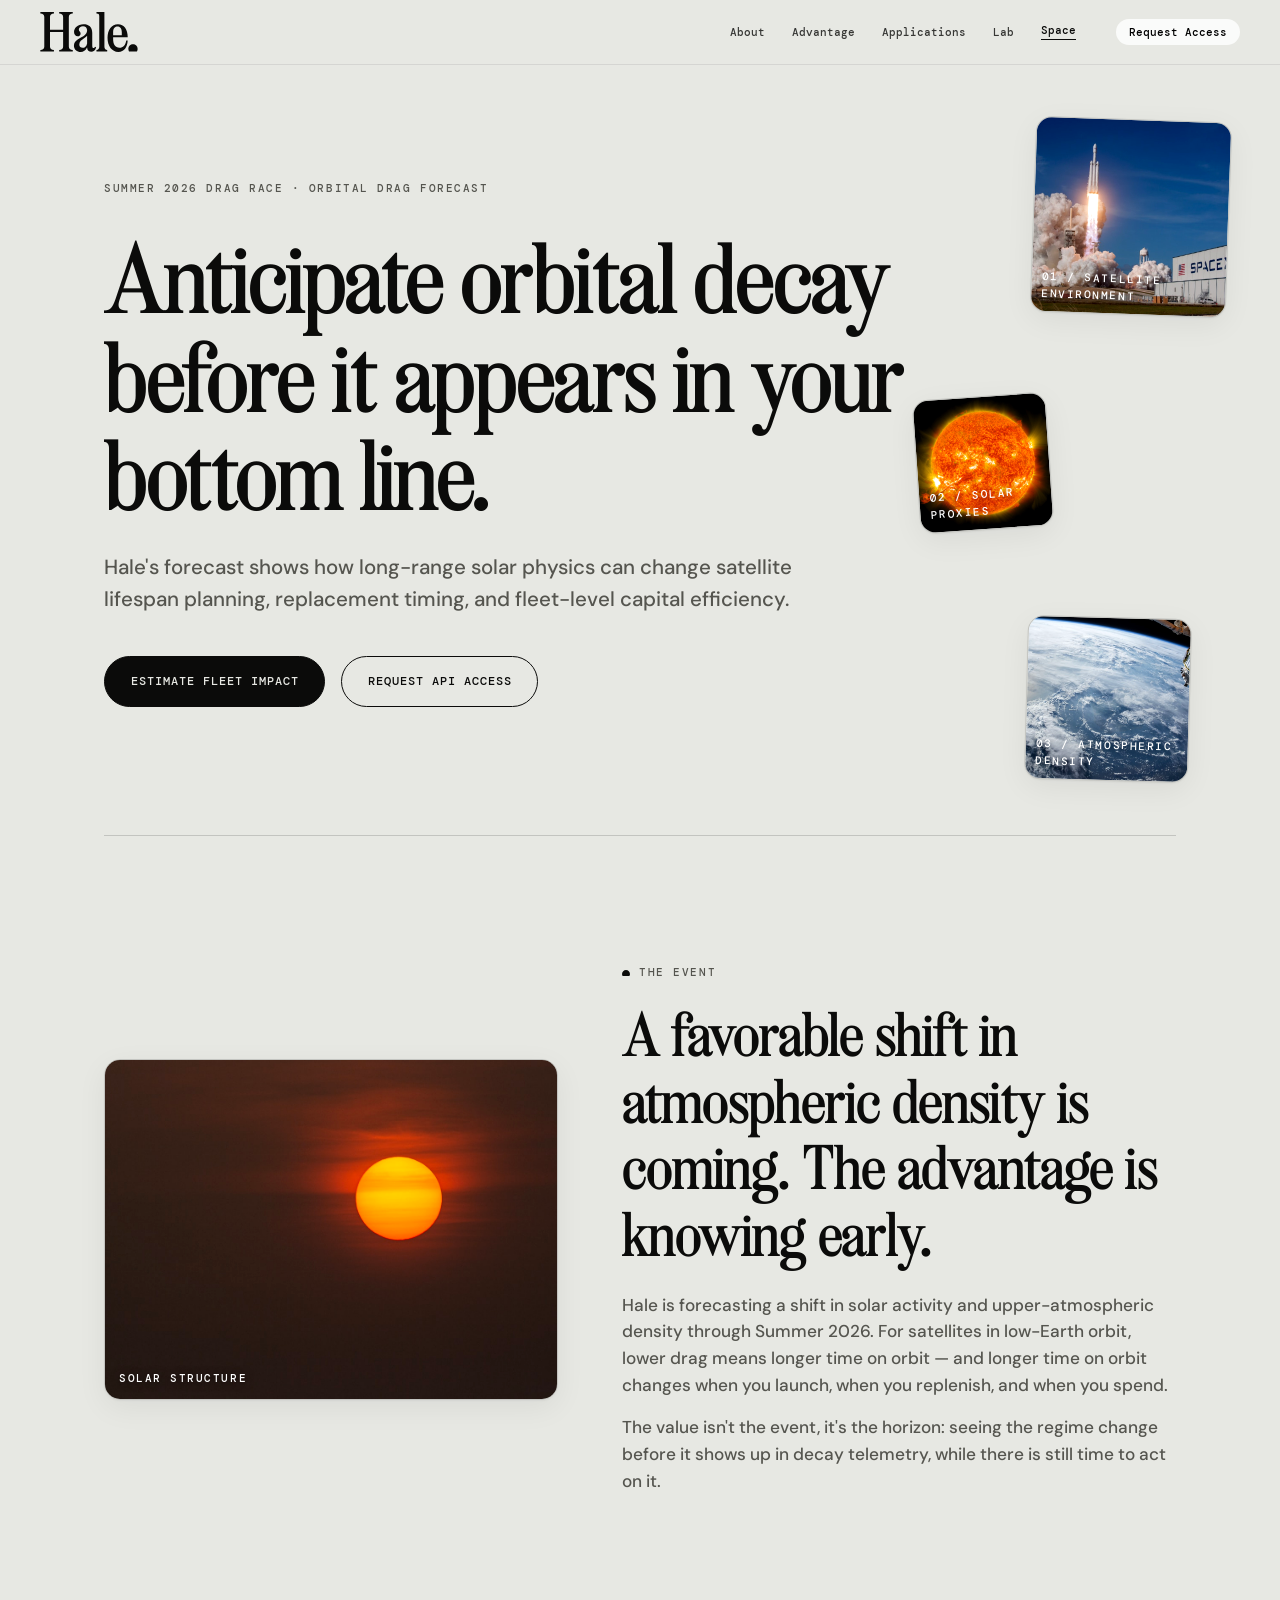
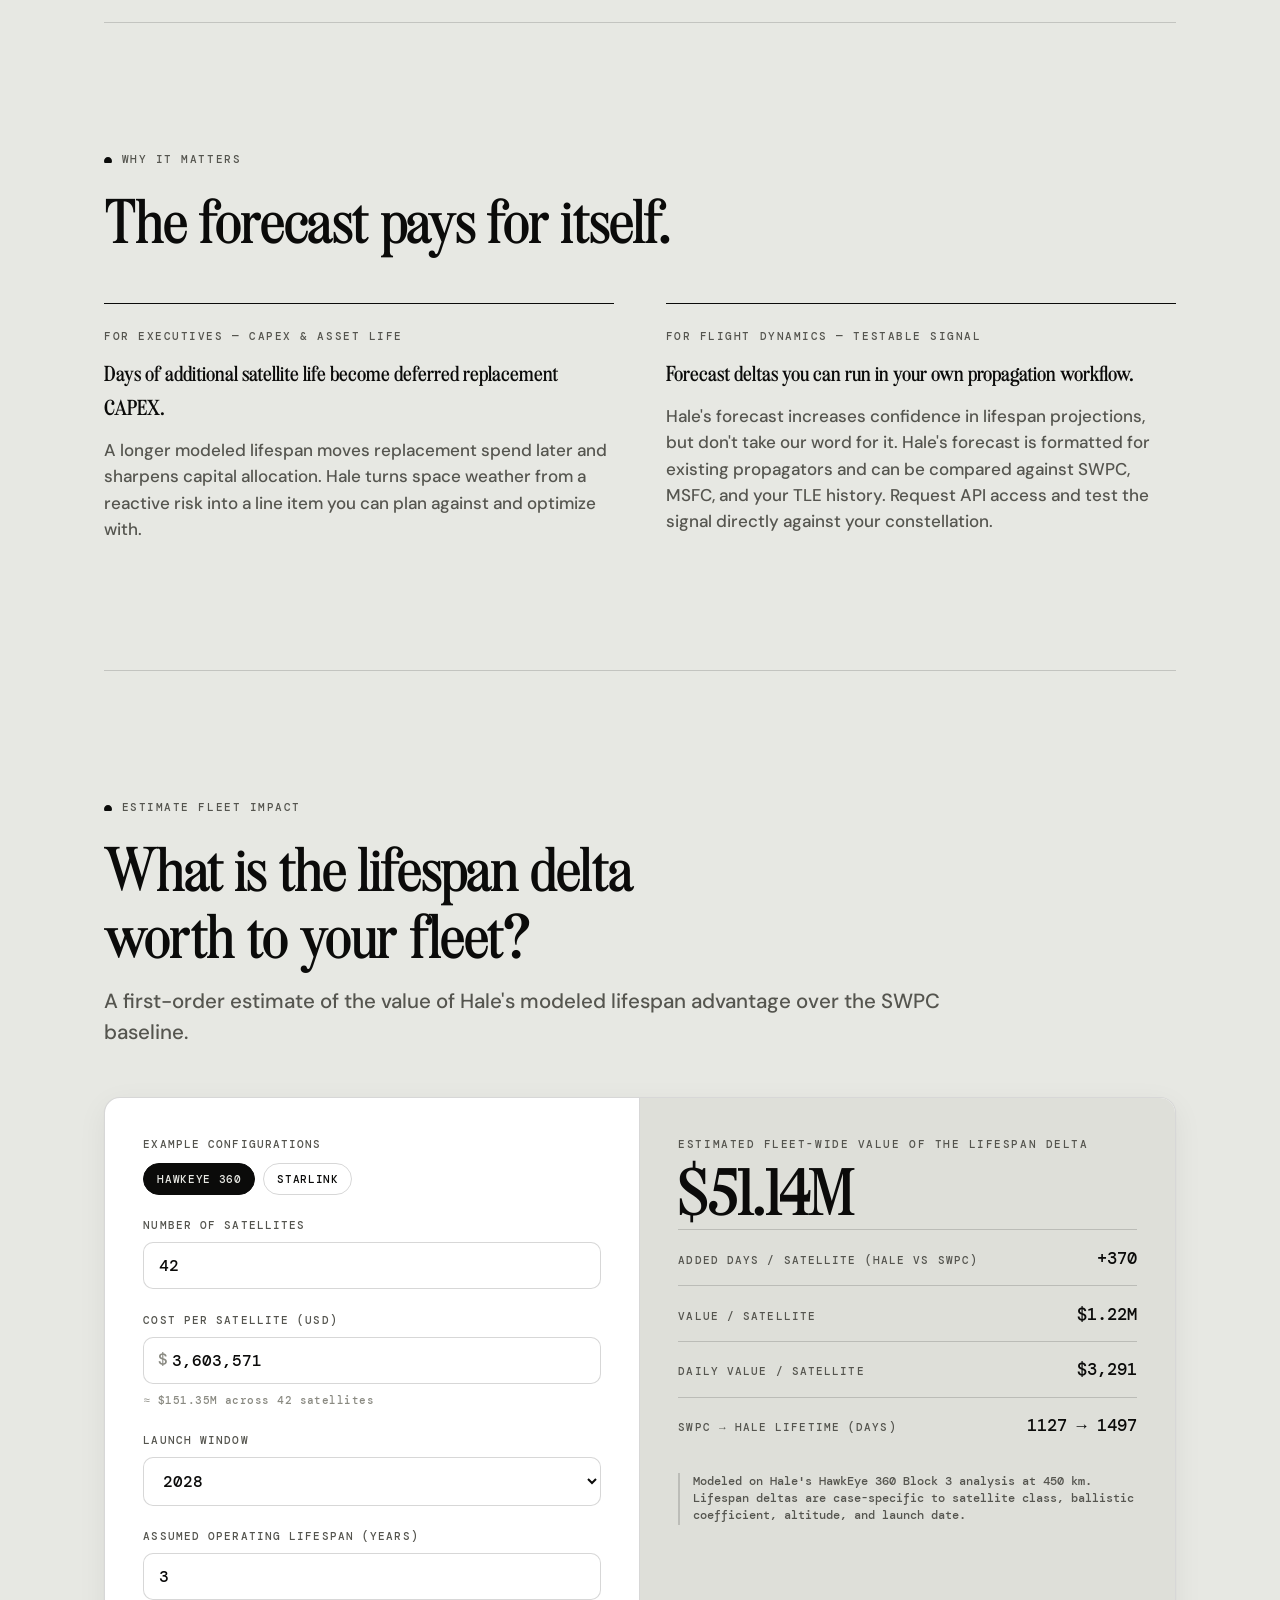
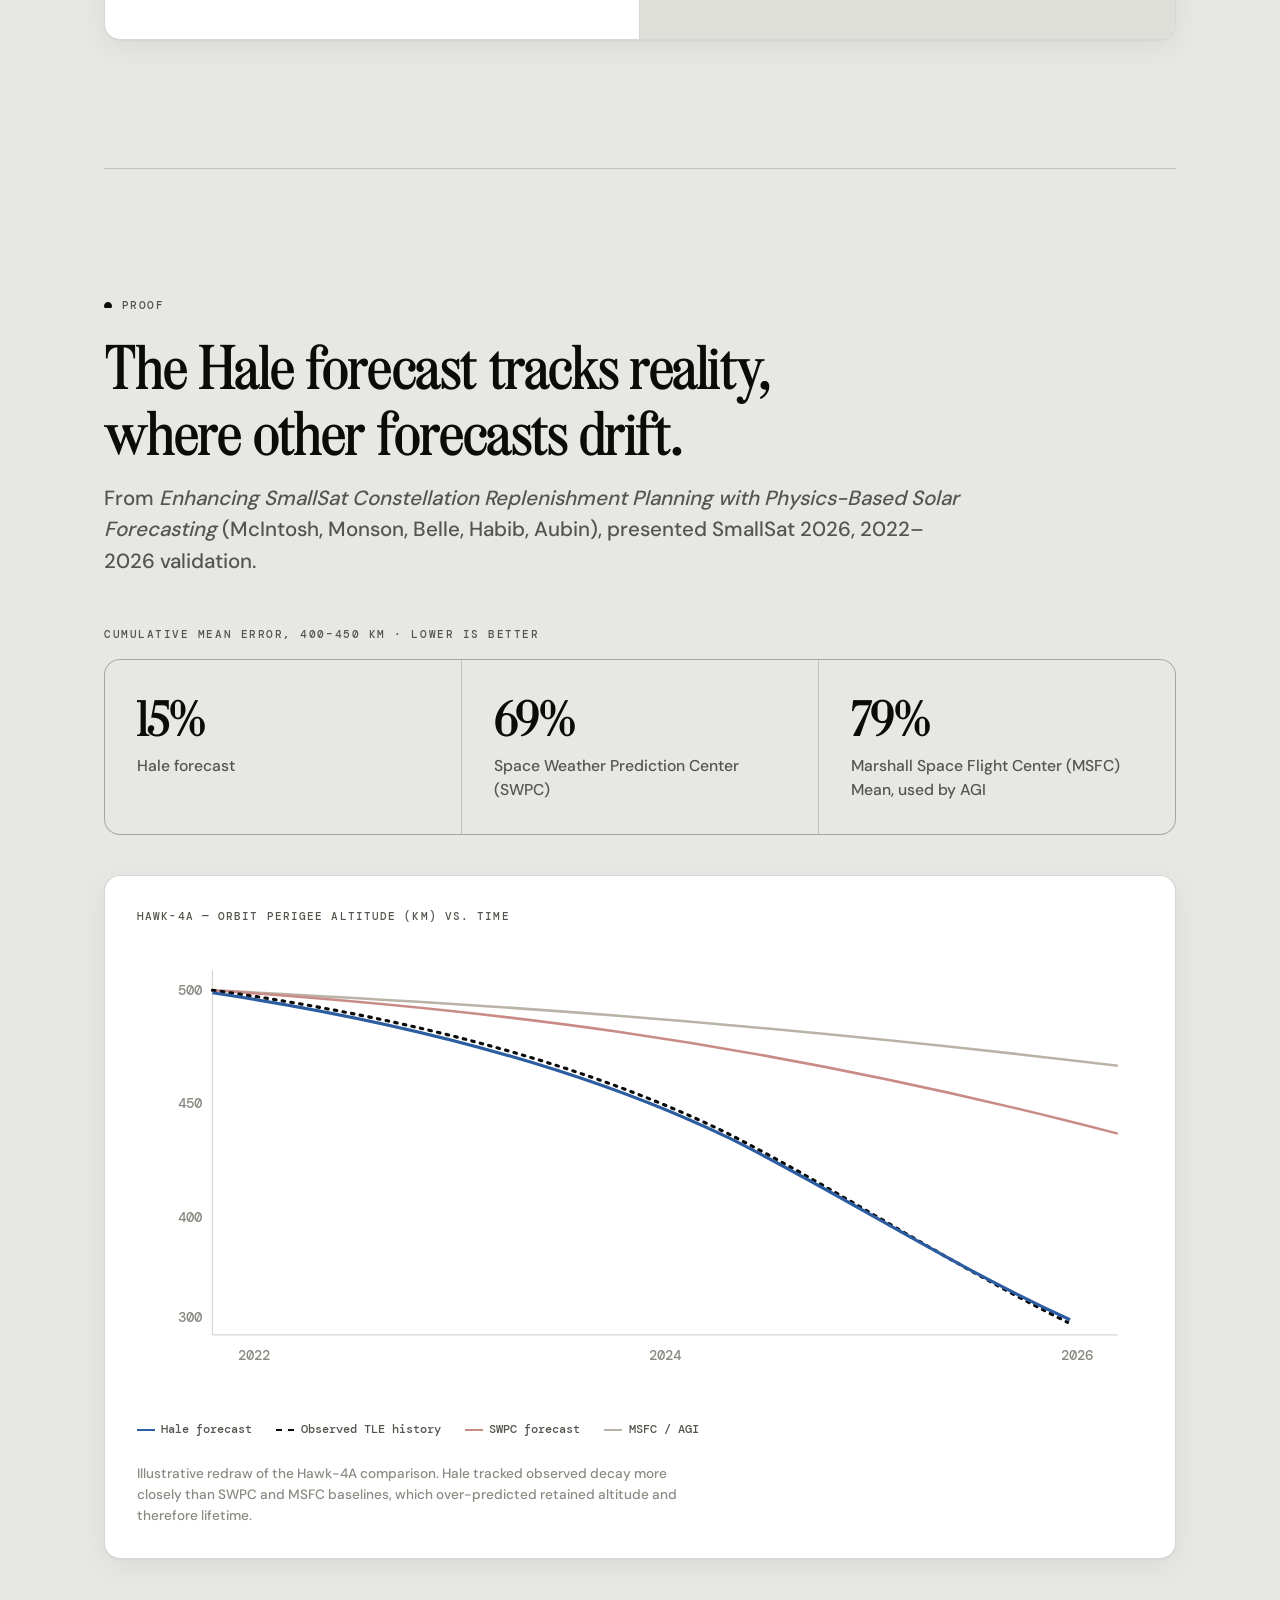
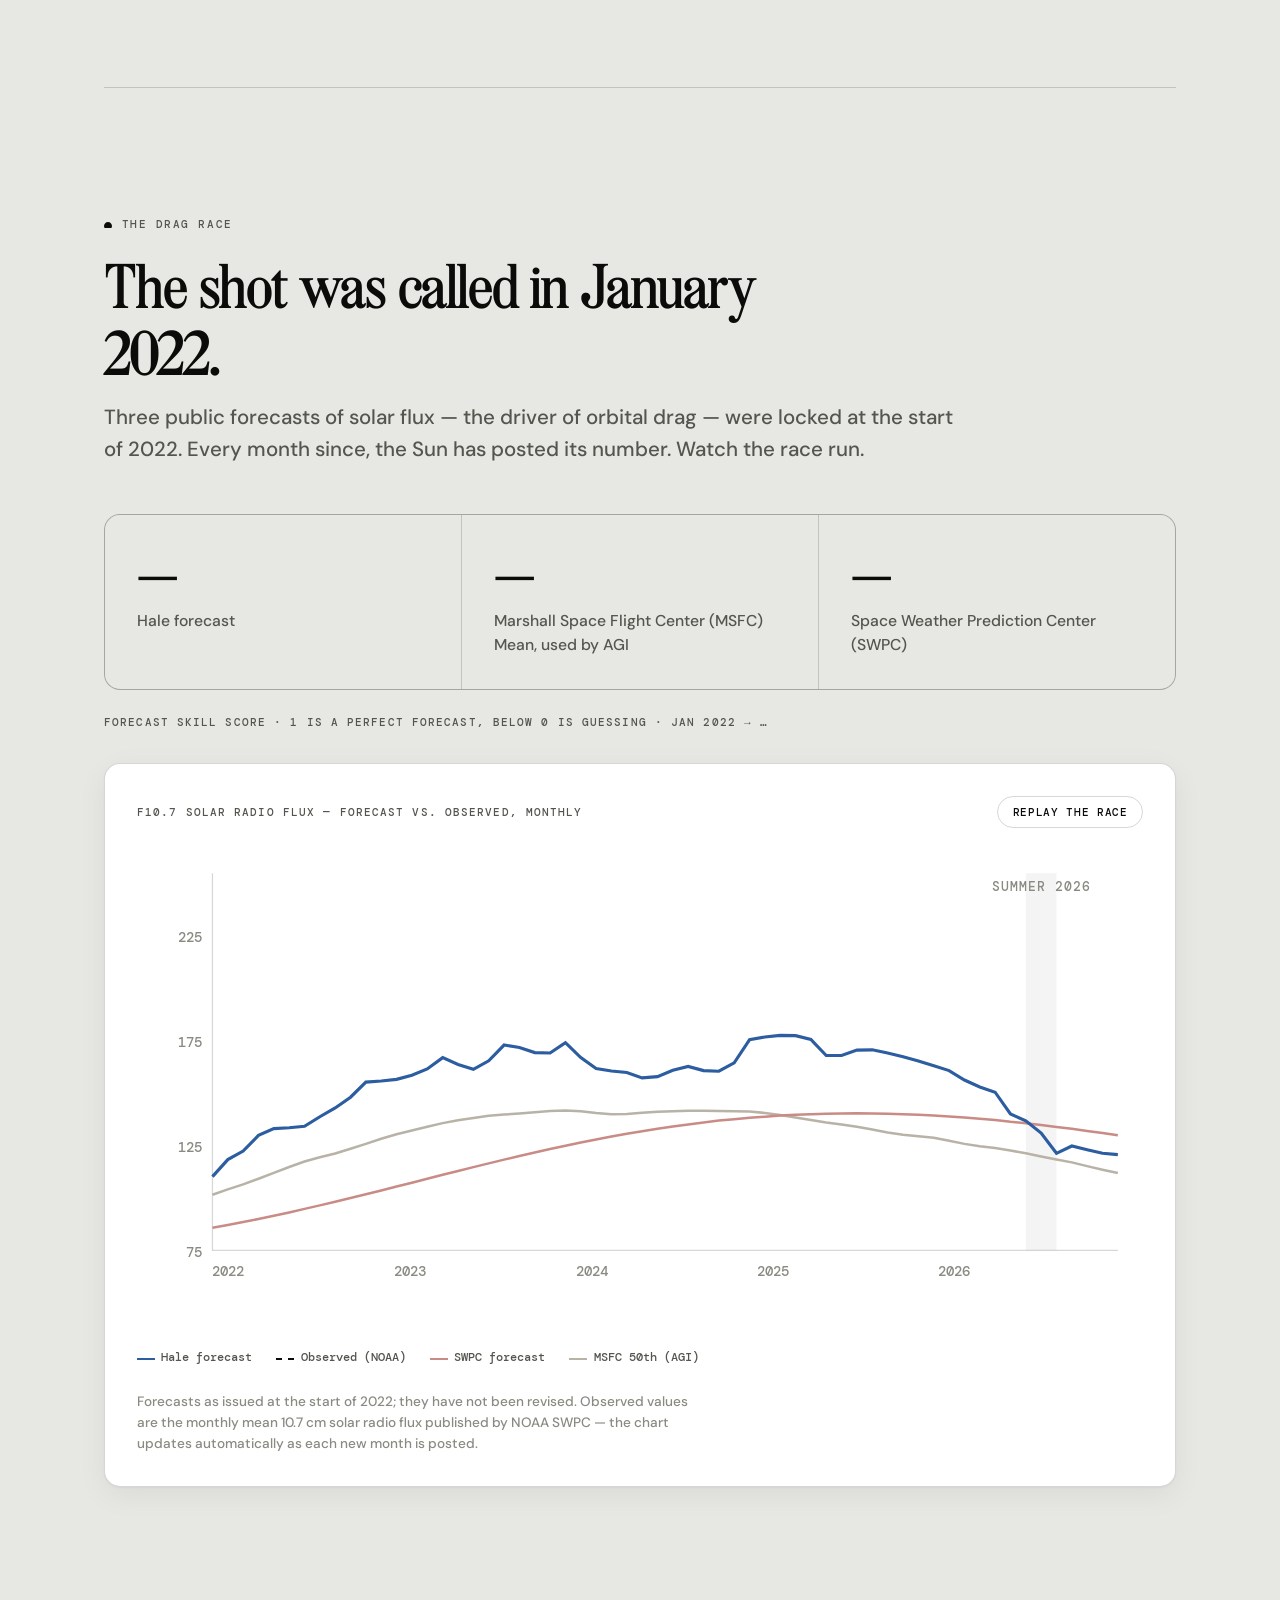
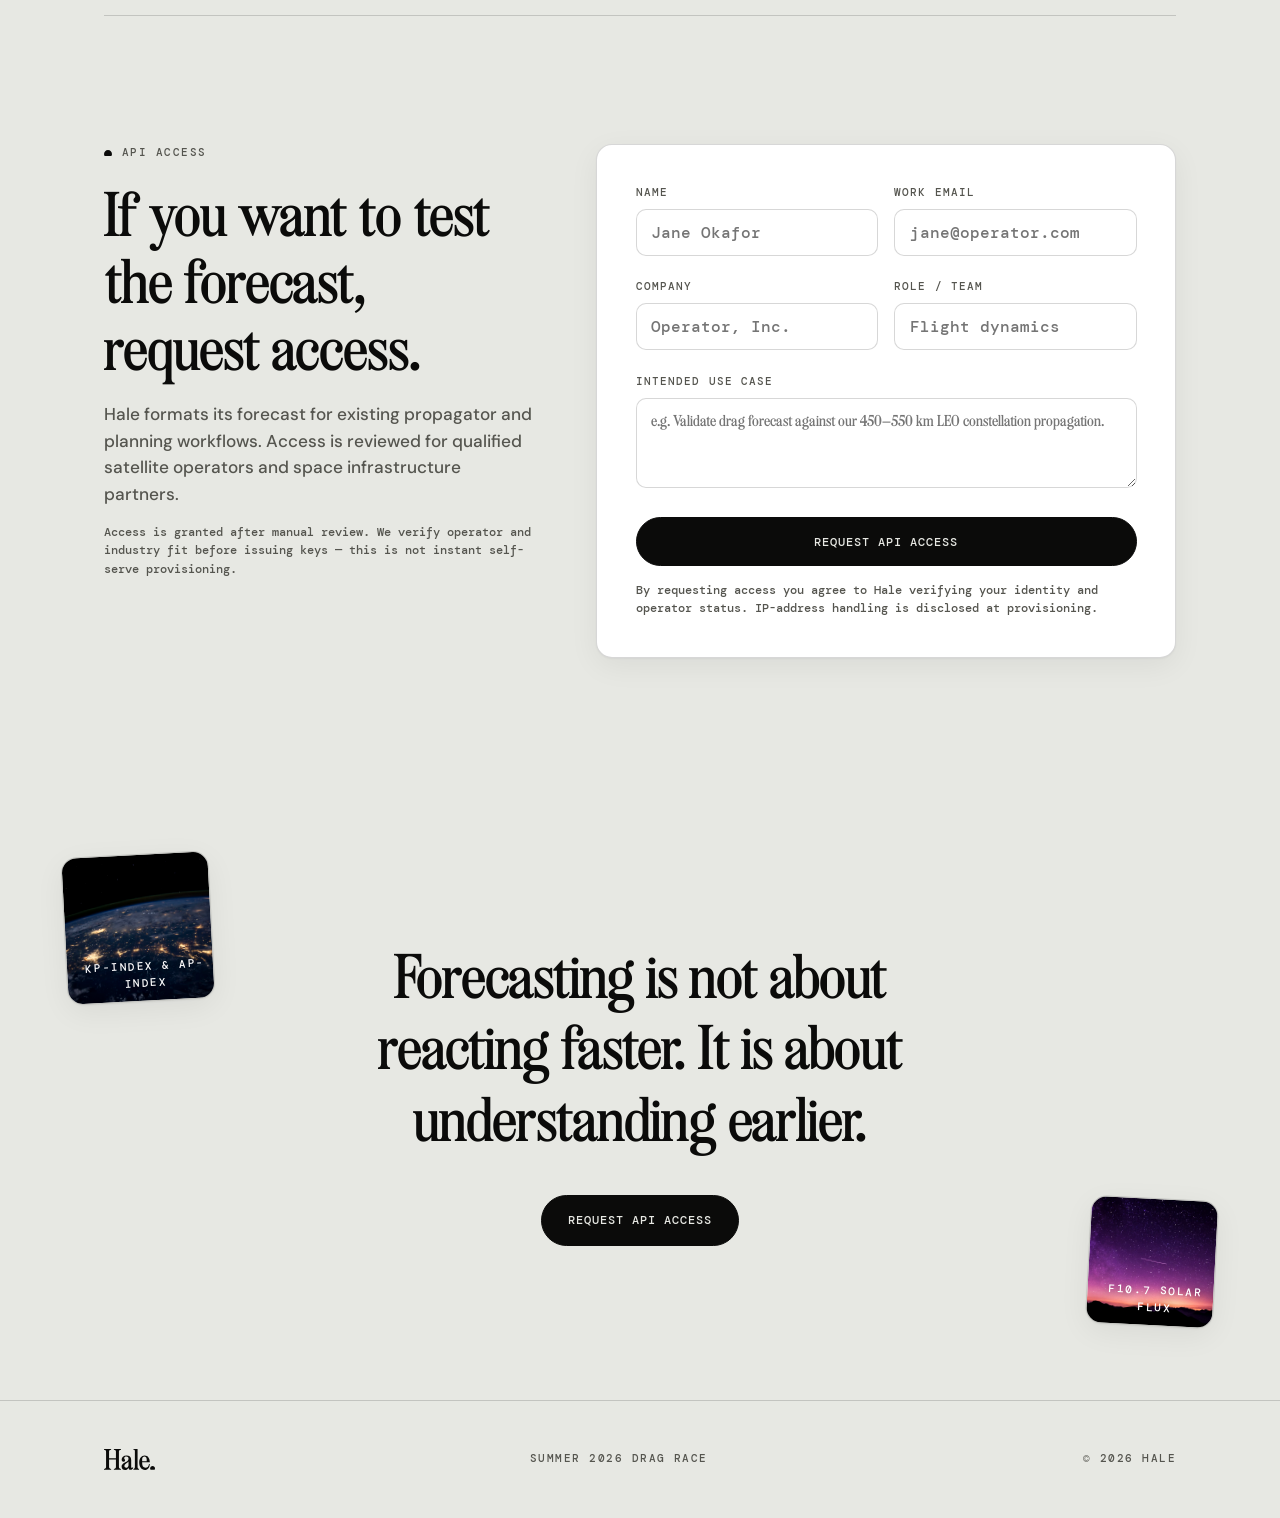
<file: index.html>
<!doctype html>
<html lang="en">
<head>
<meta charset="utf-8">
<meta name="viewport" content="width=device-width, initial-scale=1">
<meta name="robots" content="noindex">
<title>Hale — Summer 2026 Drag Race · Orbital Drag Forecast</title>
<style>
/* Hale — Summer 2026 Drop. Tokens + fonts extracted from haleswx.com (hale-theme). */
:root{
  --bg:#E7E8E3;--bg-deep:#DEDFD9;--surface:#FFFFFF;--ink:#0B0B0A;--ink-soft:#55554F;--ink-faint:#8A8A82;
  --line:rgba(11,11,10,0.16);--line-soft:rgba(11,11,10,0.08);--hale-data:#2C5DA0;--warn:#9A5B2A;
  --font-serif:"Marlfield","Times New Roman",Times,Georgia,serif;
  --font-sans:"DM Sans",system-ui,-apple-system,"Segoe UI",Roboto,sans-serif;
  --font-mono:"DM Mono",ui-monospace,SFMono-Regular,Menlo,monospace;
  --t-display:clamp(3.25rem,8vw,7rem);--t-h1:clamp(2.5rem,5vw,4rem);--t-h2:clamp(1.75rem,3vw,2.5rem);--t-h3:1.375rem;
  --t-lead:clamp(1.125rem,1.6vw,1.375rem);--t-body:1.0625rem;--t-small:0.9375rem;--t-label:0.6875rem;
  --lh-display:0.96;--lh-head:1.04;--lh-body:1.55;--tracking-label:0.14em;
  --section-y:clamp(4rem,10vw,9rem);--gutter:clamp(1.25rem,5vw,5rem);--maxw:1200px;--measure:62ch;
  --radius-card:16px;--radius-sm:10px;--radius-pill:999px;--shadow-card:0 1px 2px rgba(11,11,10,.04),0 8px 30px rgba(11,11,10,.06);
  --img-fx:saturate(1.1) contrast(1.05) brightness(1.02);
}
@font-face{font-family:"Marlfield";src:url("fonts/marlfield-regular.woff2") format("woff2");font-weight:400;font-style:normal;font-display:swap}
@font-face{font-family:"DM Sans";src:url("fonts/dm-sans-500.woff2") format("woff2");font-weight:400 600;font-style:normal;font-display:swap}
@font-face{font-family:"DM Mono";src:url("fonts/dm-mono-500.woff2") format("woff2");font-weight:400 600;font-style:normal;font-display:swap}
*{box-sizing:border-box}
html{scroll-behavior:smooth}
body{margin:0;background:var(--bg);color:var(--ink);font-family:var(--font-sans);font-size:var(--t-body);line-height:var(--lh-body);-webkit-font-smoothing:antialiased;text-rendering:optimizeLegibility}
img{display:block}
.imgfx{filter:var(--img-fx)}
.lnk{transition:opacity .15s ease}
.lnk:hover{opacity:.65!important}
.pill{transition:background-color .2s ease}
.pill:hover{background:#fff!important}
.btn{transition:transform .15s ease,background .15s ease}
.btn:hover{transform:translateY(-1px)}
.btn-ghost:hover{background:rgba(11,11,10,.05);transform:none}
.pill{transition:transform .15s ease}
.pill:hover{transform:translateY(-1px)}
input:focus,select:focus,textarea:focus{outline:2px solid var(--ink);outline-offset:0}
.preset{font-family:var(--font-mono);font-size:.7rem;letter-spacing:.06em;text-transform:uppercase;padding:.5rem .8rem;border-radius:999px;cursor:pointer;transition:background .12s ease;background:transparent;color:var(--ink);border:1px solid var(--line)}
.preset[aria-pressed="true"]{background:var(--ink);color:var(--bg);border-color:var(--ink)}
@media (max-width:900px){ [data-r="deco"]{display:none!important} }
@media (max-width:820px){ [data-r="stack"]{grid-template-columns:1fr!important} [data-r="divider"]{border-right:0!important;border-bottom:1px solid var(--line)!important} }
@media (max-width:760px){ [data-r="navlinks"]{display:none!important} }
@media (max-width:560px){ [data-r="pair"]{grid-template-columns:1fr!important} }
@media (max-width:700px){ #drag-race svg text,#proof svg text{font-size:18px} #dr-dot{r:6} }
</style>
</head>
<body>

<header style="position:sticky;top:0;z-index:50;background:color-mix(in srgb,var(--bg) 86%,transparent);backdrop-filter:saturate(120%) blur(8px);-webkit-backdrop-filter:saturate(120%) blur(8px);border-bottom:1px solid var(--line-soft)">
  <div style="padding:12px clamp(25px,4vw,40px);display:flex;align-items:center;justify-content:space-between">
    <a href="https://haleswx.com/" style="display:flex;align-items:center;color:var(--ink);text-decoration:none" aria-label="Hale — home"><svg width="98" height="40" viewBox="0 0 1817 747" fill="currentColor" xmlns="http://www.w3.org/2000/svg" role="img" aria-hidden="true"><path d="M1457.1 746.011C1334.54 746.011 1254.61 634.108 1254.61 481.708C1254.61 331.44 1330.28 228.063 1448.57 228.063C1564.74 228.063 1631.88 326.111 1631.88 472.117H1359.05V500.892C1359.05 603.202 1395.29 667.146 1479.48 667.146C1542.36 667.146 1589.25 629.846 1604.17 531.798H1630.82C1624.42 654.357 1566.87 746.011 1457.1 746.011ZM1440.05 268.561C1398.49 268.561 1359.05 295.205 1359.05 377.266V432.685H1521.04V377.266C1521.04 296.27 1481.61 268.561 1440.05 268.561Z"/><path d="M1048.04 735.357V708.714C1082.15 708.714 1100.26 683.136 1100.26 642.638V77.7987C1100.26 39.4322 1086.41 26.6434 1048.04 26.6434V1.11501e-05H1196.18V642.638C1196.18 683.136 1214.3 708.714 1248.4 708.714V735.357H1048.04Z"/><path d="M752.792 746.011C684.585 746.011 627.035 700.184 627.035 628.78C627.035 521.141 752.792 488.103 810.342 447.605C848.708 420.961 873.22 393.252 873.22 342.097C873.22 296.27 842.314 266.43 796.487 266.43C751.726 266.43 718.688 290.942 718.688 326.111C718.688 362.346 751.726 359.149 751.726 399.647C751.726 430.553 729.346 452.934 697.374 452.934C656.876 452.934 629.167 420.961 629.167 373.003C629.167 300.533 694.177 228.063 805.013 228.063C903.061 228.063 969.136 276.021 969.136 388.989V625.583C969.136 663.949 977.662 674.606 992.582 674.606C1006.44 674.606 1013.9 662.883 1020.29 649.029L1041.61 658.62C1026.69 722.564 989.385 742.813 952.084 742.813C909.455 742.813 873.22 720.433 873.22 663.949H871.089C848.708 721.499 802.881 746.011 752.792 746.011ZM790.093 669.278C827.393 669.278 863.628 642.634 873.22 586.15V444.408C857.234 461.459 840.182 474.248 823.131 485.971C770.909 522.206 727.214 550.981 727.214 607.465C727.214 647.963 752.792 669.278 790.093 669.278Z"/><path d="M0 735.357V708.714C47.9581 708.714 73.5357 683.136 73.5357 642.638V92.719C73.5357 52.221 47.9581 26.6434 0 26.6434V0H253.645V26.6434C205.687 26.6434 180.109 52.221 180.109 92.719V330.378H425.228V92.719C425.228 52.221 399.651 26.6434 351.693 26.6434V0H605.338V26.6434C557.379 26.6434 531.802 52.221 531.802 92.719V642.638C531.802 683.136 557.379 708.714 605.338 708.714V735.357H351.693V708.714C399.651 708.714 425.228 683.136 425.228 642.638V373.007H180.109V642.638C180.109 683.136 205.687 708.714 253.645 708.714V735.357H0Z"/><path d="M1729.9 602.412C1777.75 602.412 1816.54 641.205 1816.54 689.057C1816.54 706.085 1811.63 721.964 1803.15 735.357H1656.65C1648.17 721.964 1643.25 706.084 1643.25 689.057C1643.25 641.205 1682.05 602.412 1729.9 602.412Z"/></svg></a>
    <nav style="display:flex;gap:27px;align-items:center">
      <div data-r="navlinks" style="display:flex;gap:27px;align-items:center;margin-right:13px">
      <a class="lnk" href="https://haleswx.com/#about" style="font-family:var(--font-mono);font-weight:500;font-size:11px;line-height:1;text-decoration:none;color:var(--ink);opacity:.8">About</a>
      <a class="lnk" href="https://haleswx.com/#advantage" style="font-family:var(--font-mono);font-weight:500;font-size:11px;line-height:1;text-decoration:none;color:var(--ink);opacity:.8">Advantage</a>
      <a class="lnk" href="https://haleswx.com/#use-cases" style="font-family:var(--font-mono);font-weight:500;font-size:11px;line-height:1;text-decoration:none;color:var(--ink);opacity:.8">Applications</a>
      <a class="lnk" href="https://haleswx.com/#lab" style="font-family:var(--font-mono);font-weight:500;font-size:11px;line-height:1;text-decoration:none;color:var(--ink);opacity:.8">Lab</a>
      <a class="lnk" href="https://haleswx.com/drag-race/" aria-current="page" style="font-family:var(--font-mono);font-weight:500;font-size:11px;line-height:1;text-decoration:none;color:var(--ink);opacity:1;border-bottom:1px solid var(--ink);padding-bottom:3px">Space</a>
      </div>
      <a class="pill" href="#api" style="display:inline-flex;align-items:center;justify-content:center;min-height:26px;padding:4px 13px;font-family:var(--font-mono);font-weight:500;font-size:11px;line-height:16px;background:rgba(255,255,255,.8);border:0;border-radius:26px;text-decoration:none;white-space:nowrap;color:#000">Request Access</a>
    </nav>
  </div>
</header>

<!-- HERO -->
<section style="position:relative;padding-block:clamp(4rem,9vw,8rem) var(--section-y);overflow:hidden">
  <div aria-hidden="true" data-r="deco" style="position:absolute;inset:0;pointer-events:none;z-index:0">
    <figure style="position:absolute;top:7%;right:4%;width:clamp(140px,16vw,196px);height:clamp(140px,16vw,196px);transform:rotate(2deg);border-radius:16px;overflow:hidden;border:1px solid var(--line);box-shadow:var(--shadow-card);margin:0">
      <img class="imgfx" src="images/hero-launch.jpg" alt="" style="width:100%;height:100%;object-fit:cover">
      <figcaption style="position:absolute;left:10px;bottom:9px;color:#fff;text-shadow:0 1px 8px rgba(0,0,0,.6);font-family:var(--font-mono);font-size:var(--t-label);letter-spacing:0.14em;text-transform:uppercase">01 / Satellite environment</figcaption>
    </figure>
    <figure style="position:absolute;top:43%;right:18%;width:clamp(104px,11vw,134px);height:clamp(104px,11vw,134px);transform:rotate(-4deg);border-radius:16px;overflow:hidden;border:1px solid var(--line);box-shadow:var(--shadow-card);margin:0">
      <img class="imgfx" src="images/hero-sun.jpg" alt="" style="width:100%;height:100%;object-fit:cover">
      <figcaption style="position:absolute;left:10px;bottom:9px;color:#fff;text-shadow:0 1px 8px rgba(0,0,0,.6);font-family:var(--font-mono);font-size:var(--t-label);letter-spacing:0.14em;text-transform:uppercase">02 / Solar Proxies</figcaption>
    </figure>
    <figure style="position:absolute;bottom:7%;right:7%;width:clamp(120px,13vw,164px);height:clamp(120px,13vw,164px);transform:rotate(1.5deg);border-radius:16px;overflow:hidden;border:1px solid var(--line);box-shadow:var(--shadow-card);margin:0">
      <img class="imgfx" src="images/hero-earth.jpg" alt="" style="width:100%;height:100%;object-fit:cover">
      <figcaption style="position:absolute;left:10px;bottom:9px;color:#fff;text-shadow:0 1px 8px rgba(0,0,0,.6);font-family:var(--font-mono);font-size:var(--t-label);letter-spacing:0.14em;text-transform:uppercase">03 / Atmospheric density</figcaption>
    </figure>
  </div>
  <div style="max-width:1200px;margin-inline:auto;padding-inline:clamp(1.25rem,5vw,5rem);position:relative;z-index:1">
    <div style="font-family:var(--font-mono);font-size:var(--t-label);letter-spacing:0.14em;text-transform:uppercase;color:var(--ink-soft);margin-bottom:2rem">Summer 2026 Drag Race · Orbital drag forecast</div>
    <h1 style="font-family:var(--font-serif);font-size:var(--t-display);font-weight:400;line-height:var(--lh-display);letter-spacing:-0.02em;max-width:16ch;margin:0">Anticipate orbital decay before it appears in your bottom line.</h1>
    <p style="margin:1.75rem 0 0;font-size:var(--t-lead);color:var(--ink-soft);max-width:54ch;font-weight:300">Hale's forecast shows how long-range solar physics can change satellite lifespan planning, replacement timing, and fleet-level capital efficiency.</p>
    <div style="margin-top:2.5rem;display:flex;gap:1rem;flex-wrap:wrap">
      <a class="btn" href="#calculator" style="font-family:var(--font-mono);font-size:0.78rem;letter-spacing:0.08em;text-transform:uppercase;padding:.95rem 1.6rem;border-radius:999px;text-decoration:none;border:1px solid var(--ink);background:var(--ink);color:var(--bg)">Estimate fleet impact</a>
      <a class="btn btn-ghost" href="#api" style="font-family:var(--font-mono);font-size:0.78rem;letter-spacing:0.08em;text-transform:uppercase;padding:.95rem 1.6rem;border-radius:999px;text-decoration:none;border:1px solid var(--ink);background:transparent;color:var(--ink)">Request API access</a>
    </div>
  </div>
</section>

<div style="max-width:1200px;margin-inline:auto;padding-inline:clamp(1.25rem,5vw,5rem)"><hr style="border:0;border-top:1px solid var(--line);margin:0"></div>

<!-- EVENT -->
<section id="event" style="padding-block:var(--section-y)">
  <div data-r="stack" style="max-width:1200px;margin-inline:auto;padding-inline:clamp(1.25rem,5vw,5rem);display:grid;grid-template-columns:.9fr 1.1fr;gap:clamp(2rem,5vw,5rem);align-items:center">
    <figure style="position:relative;margin:0;border-radius:16px;overflow:hidden;border:1px solid var(--line);box-shadow:var(--shadow-card)">
      <img class="imgfx" src="images/event-sun.jpg" alt="The Sun glowing low through the upper atmosphere" style="width:100%;aspect-ratio:4/3;object-fit:cover">
      <figcaption style="position:absolute;left:14px;bottom:12px;color:#fff;text-shadow:0 1px 8px rgba(0,0,0,.6);font-family:var(--font-mono);font-size:var(--t-label);letter-spacing:0.14em;text-transform:uppercase">Solar structure</figcaption>
    </figure>
    <div>
      <div style="display:flex;align-items:center;gap:.6rem;margin-bottom:1.25rem"><svg width="8" height="6.1" viewBox="0 0 173.3 133" fill="var(--ink)" aria-hidden="true" style="flex-shrink:0"><path d="M86.65 0C134.5 0 173.29 38.79 173.29 86.65C173.29 103.67 168.38 119.55 159.9 132.95H13.4C4.92 119.55 0 103.67 0 86.65C0 38.79 38.8 0 86.65 0Z"/></svg><span style="font-family:var(--font-mono);font-size:var(--t-label);letter-spacing:0.14em;text-transform:uppercase;color:var(--ink-soft)">The event</span></div>
      <h2 style="font-family:var(--font-serif);font-size:var(--t-h1);font-weight:400;line-height:var(--lh-head);letter-spacing:-.015em;max-width:18ch;margin:0 0 1.5rem">A favorable shift in atmospheric density is coming. The advantage is knowing early.</h2>
      <p style="max-width:62ch;color:var(--ink-soft);font-size:1.075rem;margin:0">Hale is forecasting a shift in solar activity and upper-atmospheric density through Summer 2026. For satellites in low-Earth orbit, lower drag means longer time on orbit — and longer time on orbit changes when you launch, when you replenish, and when you spend.</p>
      <p style="max-width:62ch;color:var(--ink-soft);font-size:1.075rem;margin:1rem 0 0">The value isn't the event, it's the horizon: seeing the regime change before it shows up in decay telemetry, while there is still time to act on it.</p>
    </div>
  </div>
</section>

<div style="max-width:1200px;margin-inline:auto;padding-inline:clamp(1.25rem,5vw,5rem)"><hr style="border:0;border-top:1px solid var(--line);margin:0"></div>

<!-- VALUE -->
<section id="value" style="padding-block:var(--section-y)">
  <div style="max-width:1200px;margin-inline:auto;padding-inline:clamp(1.25rem,5vw,5rem)">
    <div style="margin-bottom:3rem">
      <div style="display:flex;align-items:center;gap:.6rem;margin-bottom:1.25rem"><svg width="8" height="6.1" viewBox="0 0 173.3 133" fill="var(--ink)" aria-hidden="true" style="flex-shrink:0"><path d="M86.65 0C134.5 0 173.29 38.79 173.29 86.65C173.29 103.67 168.38 119.55 159.9 132.95H13.4C4.92 119.55 0 103.67 0 86.65C0 38.79 38.8 0 86.65 0Z"/></svg><span style="font-family:var(--font-mono);font-size:var(--t-label);letter-spacing:0.14em;text-transform:uppercase;color:var(--ink-soft)">Why it matters</span></div>
      <h2 style="font-family:var(--font-serif);font-size:var(--t-h1);font-weight:400;line-height:var(--lh-head);letter-spacing:-0.015em;max-width:20ch;margin:0">The forecast pays for itself.</h2>
    </div>
    <div data-r="stack" style="display:grid;grid-template-columns:1fr 1fr;gap:clamp(1.5rem,4vw,3.5rem)">
      <div style="border-top:1px solid var(--ink);padding-top:1.5rem">
        <div style="font-family:var(--font-mono);font-size:var(--t-label);letter-spacing:0.14em;text-transform:uppercase;color:var(--ink-soft);margin-bottom:.75rem">For executives — CAPEX &amp; asset life</div>
        <h3 style="font-family:var(--font-serif);font-size:var(--t-h3);font-weight:400;margin:0 0 .75rem">Days of additional satellite life become deferred replacement CAPEX.</h3>
        <p style="color:var(--ink-soft);margin:0">A longer modeled lifespan moves replacement spend later and sharpens capital allocation. Hale turns space weather from a reactive risk into a line item you can plan against and optimize with.</p>
      </div>
      <div style="border-top:1px solid var(--ink);padding-top:1.5rem">
        <div style="font-family:var(--font-mono);font-size:var(--t-label);letter-spacing:0.14em;text-transform:uppercase;color:var(--ink-soft);margin-bottom:.75rem">For flight dynamics — testable signal</div>
        <h3 style="font-family:var(--font-serif);font-size:var(--t-h3);font-weight:400;margin:0 0 .75rem">Forecast deltas you can run in your own propagation workflow.</h3>
        <p style="color:var(--ink-soft);margin:0">Hale's forecast increases confidence in lifespan projections, but don't take our word for it. Hale's forecast is formatted for existing propagators and can be compared against SWPC, MSFC, and your TLE history. Request API access and test the signal directly against your constellation.</p>
      </div>
    </div>
  </div>
</section>

<div style="max-width:1200px;margin-inline:auto;padding-inline:clamp(1.25rem,5vw,5rem)"><hr style="border:0;border-top:1px solid var(--line);margin:0"></div>

<!-- CALCULATOR -->
<section id="calculator" style="padding-block:var(--section-y)">
  <div style="max-width:1200px;margin-inline:auto;padding-inline:clamp(1.25rem,5vw,5rem)">
    <div style="margin-bottom:3rem">
      <div style="display:flex;align-items:center;gap:.6rem;margin-bottom:1.25rem"><svg width="8" height="6.1" viewBox="0 0 173.3 133" fill="var(--ink)" aria-hidden="true" style="flex-shrink:0"><path d="M86.65 0C134.5 0 173.29 38.79 173.29 86.65C173.29 103.67 168.38 119.55 159.9 132.95H13.4C4.92 119.55 0 103.67 0 86.65C0 38.79 38.8 0 86.65 0Z"/></svg><span style="font-family:var(--font-mono);font-size:var(--t-label);letter-spacing:0.14em;text-transform:uppercase;color:var(--ink-soft)">Estimate fleet impact</span></div>
      <h2 style="font-family:var(--font-serif);font-size:var(--t-h1);font-weight:400;line-height:var(--lh-head);letter-spacing:-0.015em;max-width:20ch;margin:0 0 1rem">What is the lifespan delta worth to your fleet?</h2>
      <p style="font-size:var(--t-lead);color:var(--ink-soft);max-width:62ch;font-weight:300;margin:0">A first-order estimate of the value of Hale's modeled lifespan advantage over the SWPC baseline.</p>
    </div>

    <div style="background:var(--surface);border:1px solid var(--line);border-radius:16px;box-shadow:var(--shadow-card);overflow:hidden">
      <div data-r="stack" style="display:grid;grid-template-columns:1fr 1fr">
        <div data-r="divider" style="padding:clamp(1.5rem,3vw,2.5rem);border-right:1px solid var(--line)">
          <div style="font-family:var(--font-mono);font-size:var(--t-label);letter-spacing:0.1em;text-transform:uppercase;color:var(--ink-soft);margin-bottom:.6rem">Example configurations</div>
          <div role="group" aria-label="Example fleet configurations" style="display:flex;gap:.5rem;flex-wrap:wrap;margin-bottom:1.4rem">
            <button type="button" class="preset" data-preset="he360" aria-pressed="true">HawkEye 360</button>
            <button type="button" class="preset" data-preset="starlink" aria-pressed="false">Starlink</button>
          </div>
          <div style="margin-bottom:1.4rem">
            <label for="sats" style="display:block;font-family:var(--font-mono);font-size:var(--t-label);letter-spacing:0.1em;text-transform:uppercase;color:var(--ink-soft);margin-bottom:.5rem">Number of satellites</label>
            <input id="sats" type="text" inputmode="numeric" value="42" style="width:100%;font-family:var(--font-mono);font-size:1rem;color:var(--ink);background:var(--surface);border:1px solid var(--line);border-radius:10px;padding:.75rem .9rem">
          </div>
          <div style="margin-bottom:1.4rem">
            <label for="cost" style="display:block;font-family:var(--font-mono);font-size:var(--t-label);letter-spacing:0.1em;text-transform:uppercase;color:var(--ink-soft);margin-bottom:.5rem">Cost per satellite (USD)</label>
            <div style="position:relative;display:flex;align-items:center"><span style="position:absolute;left:.9rem;font-family:var(--font-mono);font-size:1rem;color:var(--ink-faint);pointer-events:none">$</span><input id="cost" type="text" inputmode="numeric" value="3,603,571" style="width:100%;font-family:var(--font-mono);font-size:1rem;color:var(--ink);background:var(--surface);border:1px solid var(--line);border-radius:10px;padding:.75rem .9rem .75rem 1.7rem"></div>
            <div id="costHelper" style="margin-top:.5rem;font-family:var(--font-mono);font-size:0.7rem;letter-spacing:0.04em;color:var(--ink-faint)">≈ $151.35M across 42 satellites</div>
          </div>
          <div style="margin-bottom:1.4rem">
            <label for="window" style="display:block;font-family:var(--font-mono);font-size:var(--t-label);letter-spacing:0.1em;text-transform:uppercase;color:var(--ink-soft);margin-bottom:.5rem">Launch window</label>
            <select id="window" style="width:100%;font-family:var(--font-mono);font-size:1rem;color:var(--ink);background:var(--surface);border:1px solid var(--line);border-radius:10px;padding:.75rem .9rem">
              <option value="h1_2026">H1 2026</option>
              <option value="h2_2026">H2 2026</option>
              <option value="2027">2027</option>
              <option value="2028" selected>2028</option>
            </select>
          </div>
          <div style="margin-bottom:0">
            <label for="life" style="display:block;font-family:var(--font-mono);font-size:var(--t-label);letter-spacing:0.1em;text-transform:uppercase;color:var(--ink-soft);margin-bottom:.5rem">Assumed operating lifespan (years)</label>
            <input id="life" type="number" min="1" step="0.5" value="3" style="width:100%;font-family:var(--font-mono);font-size:1rem;color:var(--ink);background:var(--surface);border:1px solid var(--line);border-radius:10px;padding:.75rem .9rem">
          </div>
        </div>

        <div style="padding:clamp(1.5rem,3vw,2.5rem);background:var(--bg-deep)">
          <div style="font-family:var(--font-mono);font-size:var(--t-label);letter-spacing:0.14em;text-transform:uppercase;color:var(--ink-soft)">Estimated fleet-wide value of the lifespan delta</div>
          <div id="o_fleet" style="font-family:var(--font-serif);font-size:clamp(2.75rem,6vw,4.25rem);line-height:1;letter-spacing:-0.02em;margin:.25rem 0">$51.14M</div>
          <div style="display:flex;justify-content:space-between;align-items:baseline;gap:1rem;padding:.9rem 0;border-top:1px solid var(--line)"><span style="font-family:var(--font-mono);font-size:var(--t-label);letter-spacing:0.1em;text-transform:uppercase;color:var(--ink-soft)">Added days / satellite (Hale vs SWPC)</span><span id="o_days" style="font-family:var(--font-mono);font-size:1.05rem;white-space:nowrap;flex-shrink:0">+370</span></div>
          <div style="display:flex;justify-content:space-between;align-items:baseline;gap:1rem;padding:.9rem 0;border-top:1px solid var(--line)"><span style="font-family:var(--font-mono);font-size:var(--t-label);letter-spacing:0.1em;text-transform:uppercase;color:var(--ink-soft)">Value / satellite</span><span id="o_persat" style="font-family:var(--font-mono);font-size:1.05rem;white-space:nowrap;flex-shrink:0">$1.22M</span></div>
          <div style="display:flex;justify-content:space-between;align-items:baseline;gap:1rem;padding:.9rem 0;border-top:1px solid var(--line)"><span style="font-family:var(--font-mono);font-size:var(--t-label);letter-spacing:0.1em;text-transform:uppercase;color:var(--ink-soft)">Daily value / satellite</span><span id="o_daily" style="font-family:var(--font-mono);font-size:1.05rem;white-space:nowrap;flex-shrink:0">$3,291</span></div>
          <div style="display:flex;justify-content:space-between;align-items:baseline;gap:1rem;padding:.9rem 0;border-top:1px solid var(--line)"><span style="font-family:var(--font-mono);font-size:var(--t-label);letter-spacing:0.1em;text-transform:uppercase;color:var(--ink-soft)">SWPC → Hale lifetime (days)</span><span id="o_life" style="font-family:var(--font-mono);font-size:1.05rem;white-space:nowrap;flex-shrink:0">1127 → 1497</span></div>
          <div id="caveatPrecise" style="margin-top:1.25rem;font-family:var(--font-mono);font-size:0.72rem;line-height:1.5;color:var(--ink-soft);border-left:2px solid var(--line);padding-left:.8rem">Modeled on Hale's HawkEye 360 Block 3 analysis at 450&nbsp;km. Lifespan deltas are case-specific to satellite class, ballistic coefficient, altitude, and launch date.</div>
          <div id="caveatIllus" style="display:none;margin-top:1.25rem;font-family:var(--font-mono);font-size:0.72rem;line-height:1.5;color:var(--warn);border-left:2px solid var(--warn);padding-left:.8rem"><b>Illustrative only.</b> Reuses the HawkEye 360 / 450&nbsp;km drag assumptions; precise figures need a separate orbital-dynamics run for this fleet.</div>
        </div>
      </div>
    </div>
  </div>
</section>

<div style="max-width:1200px;margin-inline:auto;padding-inline:clamp(1.25rem,5vw,5rem)"><hr style="border:0;border-top:1px solid var(--line);margin:0"></div>

<!-- PROOF -->
<section id="proof" style="padding-block:var(--section-y)">
  <div style="max-width:1200px;margin-inline:auto;padding-inline:clamp(1.25rem,5vw,5rem)">
    <div style="margin-bottom:3rem">
      <div style="display:flex;align-items:center;gap:.6rem;margin-bottom:1.25rem"><svg width="8" height="6.1" viewBox="0 0 173.3 133" fill="var(--ink)" aria-hidden="true" style="flex-shrink:0"><path d="M86.65 0C134.5 0 173.29 38.79 173.29 86.65C173.29 103.67 168.38 119.55 159.9 132.95H13.4C4.92 119.55 0 103.67 0 86.65C0 38.79 38.8 0 86.65 0Z"/></svg><span style="font-family:var(--font-mono);font-size:var(--t-label);letter-spacing:0.14em;text-transform:uppercase;color:var(--ink-soft)">Proof</span></div>
      <h2 style="font-family:var(--font-serif);font-size:var(--t-h1);font-weight:400;line-height:var(--lh-head);letter-spacing:-0.015em;max-width:24ch;margin:0 0 1rem">The Hale forecast tracks reality, where other forecasts drift.</h2>
      <p style="font-size:var(--t-lead);color:var(--ink-soft);max-width:62ch;font-weight:300;margin:0">From <i>Enhancing SmallSat Constellation Replenishment Planning with Physics-Based Solar Forecasting</i> (McIntosh, Monson, Belle, Habib, Aubin), presented SmallSat 2026, 2022–2026 validation.</p>
    </div>

    <div style="font-family:var(--font-mono);font-size:var(--t-label);letter-spacing:0.14em;text-transform:uppercase;color:var(--ink-soft);margin-bottom:1rem">Cumulative mean error, 400–450&nbsp;km · lower is better</div>
    <div data-r="stack" style="display:grid;grid-template-columns:repeat(3,1fr);gap:1px;background:var(--line);border:1px solid var(--line);border-radius:16px;overflow:hidden">
      <div style="background:var(--bg);padding:clamp(1.25rem,3vw,2rem)">
        <div style="font-family:var(--font-serif);font-size:clamp(2.25rem,5vw,3.25rem);line-height:1;letter-spacing:-0.02em">15%</div>
        <div style="margin-top:.6rem;color:var(--ink-soft);font-size:0.98rem;max-width:34ch"><b>Hale forecast</b></div>
      </div>
      <div style="background:var(--bg);padding:clamp(1.25rem,3vw,2rem)">
        <div style="font-family:var(--font-serif);font-size:clamp(2.25rem,5vw,3.25rem);line-height:1;letter-spacing:-0.02em">69%</div>
        <div style="margin-top:.6rem;color:var(--ink-soft);font-size:0.98rem;max-width:34ch">Space Weather Prediction Center <b>(SWPC)</b></div>
      </div>
      <div style="background:var(--bg);padding:clamp(1.25rem,3vw,2rem)">
        <div style="font-family:var(--font-serif);font-size:clamp(2.25rem,5vw,3.25rem);line-height:1;letter-spacing:-0.02em">79%</div>
        <div style="margin-top:.6rem;color:var(--ink-soft);font-size:0.98rem;max-width:34ch">Marshall Space Flight Center <b>(MSFC) Mean</b>, used by AGI</div>
      </div>
    </div>

    <figure style="margin:2.5rem 0 0;background:var(--surface);border:1px solid var(--line);border-radius:16px;box-shadow:var(--shadow-card);padding:clamp(1.25rem,3vw,2rem)">
      <figcaption style="font-family:var(--font-mono);font-size:var(--t-label);letter-spacing:0.1em;text-transform:uppercase;color:var(--ink-soft);margin-bottom:1.25rem">Hawk-4A — orbit perigee altitude (km) vs. time</figcaption>
      <svg viewBox="0 0 800 360" width="100%" role="img" aria-label="Line chart: the Hale forecast tracks observed TLE decay closely while SWPC and MSFC baselines over-predict altitude.">
        <line x1="60" y1="20" x2="60" y2="310" style="stroke:var(--line)"></line>
        <line x1="60" y1="310" x2="780" y2="310" style="stroke:var(--line)"></line>
        <g font-size="11" style="fill:var(--ink-faint);font-family:var(--font-mono)">
          <text x="52" y="40" text-anchor="end">500</text>
          <text x="52" y="130" text-anchor="end">450</text>
          <text x="52" y="220" text-anchor="end">400</text>
          <text x="52" y="300" text-anchor="end">300</text>
          <text x="80" y="330">2022</text>
          <text x="420" y="330" text-anchor="middle">2024</text>
          <text x="760" y="330" text-anchor="end">2026</text>
        </g>
        <path d="M60,36 C260,46 480,60 780,96" fill="none" stroke="#b9b2a6" stroke-width="2"></path>
        <path d="M60,36 C260,50 480,72 780,150" fill="none" stroke="#c98b86" stroke-width="2"></path>
        <path d="M60,36 C220,58 360,96 470,150 C560,196 640,250 740,300" fill="none" stroke="#0B0B0A" stroke-width="2.5" stroke-dasharray="2 5" stroke-linecap="round"></path>
        <path d="M60,38 C220,62 360,100 472,154 C560,198 642,252 742,298" fill="none" stroke="#2C5DA0" stroke-width="2.5"></path>
      </svg>
      <div style="display:flex;gap:1.5rem;flex-wrap:wrap;margin-top:1rem;font-family:var(--font-mono);font-size:0.72rem;color:var(--ink-soft)">
        <span><i style="display:inline-block;width:18px;height:0;border-top-width:2px;border-top-style:solid;border-top-color:#2C5DA0;vertical-align:middle;margin-right:.4rem"></i>Hale forecast</span>
        <span><i style="display:inline-block;width:18px;height:0;border-top-width:2px;border-top-style:dashed;border-top-color:#0B0B0A;vertical-align:middle;margin-right:.4rem"></i>Observed TLE history</span>
        <span><i style="display:inline-block;width:18px;height:0;border-top-width:2px;border-top-style:solid;border-top-color:#c98b86;vertical-align:middle;margin-right:.4rem"></i>SWPC forecast</span>
        <span><i style="display:inline-block;width:18px;height:0;border-top-width:2px;border-top-style:solid;border-top-color:#b9b2a6;vertical-align:middle;margin-right:.4rem"></i>MSFC / AGI</span>
      </div>
      <p style="margin:1.5rem 0 0;font-size:0.85rem;color:var(--ink-faint);max-width:62ch">Illustrative redraw of the Hawk-4A comparison. Hale tracked observed decay more closely than SWPC and MSFC baselines, which over-predicted retained altitude and therefore lifetime.</p>
    </figure>
  </div>
</section>

<div style="max-width:1200px;margin-inline:auto;padding-inline:clamp(1.25rem,5vw,5rem)"><hr style="border:0;border-top:1px solid var(--line);margin:0"></div>

<!-- DRAG RACE -->
<section id="drag-race" style="padding-block:var(--section-y)">
  <div style="max-width:1200px;margin-inline:auto;padding-inline:clamp(1.25rem,5vw,5rem)">
    <div style="margin-bottom:3rem">
      <div style="display:flex;align-items:center;gap:.6rem;margin-bottom:1.25rem"><svg width="8" height="6.1" viewBox="0 0 173.3 133" fill="var(--ink)" aria-hidden="true" style="flex-shrink:0"><path d="M86.65 0C134.5 0 173.29 38.79 173.29 86.65C173.29 103.67 168.38 119.55 159.9 132.95H13.4C4.92 119.55 0 103.67 0 86.65C0 38.79 38.8 0 86.65 0Z"/></svg><span style="font-family:var(--font-mono);font-size:var(--t-label);letter-spacing:0.14em;text-transform:uppercase;color:var(--ink-soft)">The drag race</span></div>
      <h2 style="font-family:var(--font-serif);font-size:var(--t-h1);font-weight:400;line-height:var(--lh-head);letter-spacing:-0.015em;max-width:22ch;margin:0 0 1rem">The shot was called in January 2022.</h2>
      <p style="font-size:var(--t-lead);color:var(--ink-soft);max-width:62ch;font-weight:300;margin:0">Three public forecasts of solar flux — the driver of orbital drag — were locked at the start of 2022. Every month since, the Sun has posted its number. Watch the race run.</p>
    </div>

    <div data-r="stack" style="display:grid;grid-template-columns:repeat(3,1fr);gap:1px;background:var(--line);border:1px solid var(--line);border-radius:16px;overflow:hidden;margin-bottom:1.5rem">
      <div id="dr-box-hale" style="background:var(--bg);padding:clamp(1.25rem,3vw,2rem);transition:background .5s ease,box-shadow .5s ease">
        <div style="display:flex;justify-content:space-between;align-items:flex-start;gap:.5rem">
          <div id="dr-skill-hale" style="font-family:var(--font-serif);font-size:clamp(2.25rem,5vw,3.25rem);line-height:1;letter-spacing:-0.02em">—</div>
          <span id="dr-rank-hale" style="visibility:hidden;font-family:var(--font-mono);font-size:.62rem;letter-spacing:.1em;text-transform:uppercase;border:1px solid var(--line);border-radius:999px;padding:.25rem .55rem;color:var(--ink-soft);transition:all .3s ease"></span>
        </div>
        <div style="margin-top:.6rem;color:var(--ink-soft);font-size:0.98rem"><b>Hale forecast</b><span id="dr-win" style="display:none;font-family:var(--font-mono);font-size:.66rem;letter-spacing:.1em;text-transform:uppercase;color:var(--ink)"> · leading</span></div>
      </div>
      <div id="dr-box-msfc50" style="background:var(--bg);padding:clamp(1.25rem,3vw,2rem);transition:background .5s ease">
        <div style="display:flex;justify-content:space-between;align-items:flex-start;gap:.5rem">
          <div id="dr-skill-msfc50" style="font-family:var(--font-serif);font-size:clamp(2.25rem,5vw,3.25rem);line-height:1;letter-spacing:-0.02em">—</div>
          <span id="dr-rank-msfc50" style="visibility:hidden;font-family:var(--font-mono);font-size:.62rem;letter-spacing:.1em;text-transform:uppercase;border:1px solid var(--line);border-radius:999px;padding:.25rem .55rem;color:var(--ink-soft);transition:all .3s ease"></span>
        </div>
        <div style="margin-top:.6rem;color:var(--ink-soft);font-size:0.98rem">Marshall Space Flight Center <b>(MSFC) Mean</b>, used by AGI</div>
      </div>
      <div id="dr-box-swpc" style="background:var(--bg);padding:clamp(1.25rem,3vw,2rem);transition:background .5s ease">
        <div style="display:flex;justify-content:space-between;align-items:flex-start;gap:.5rem">
          <div id="dr-skill-swpc" style="font-family:var(--font-serif);font-size:clamp(2.25rem,5vw,3.25rem);line-height:1;letter-spacing:-0.02em">—</div>
          <span id="dr-rank-swpc" style="visibility:hidden;font-family:var(--font-mono);font-size:.62rem;letter-spacing:.1em;text-transform:uppercase;border:1px solid var(--line);border-radius:999px;padding:.25rem .55rem;color:var(--ink-soft);transition:all .3s ease"></span>
        </div>
        <div style="margin-top:.6rem;color:var(--ink-soft);font-size:0.98rem">Space Weather Prediction Center <b>(SWPC)</b></div>
      </div>
    </div>
    <div id="dr-scorenote" style="font-family:var(--font-mono);font-size:var(--t-label);letter-spacing:.1em;text-transform:uppercase;color:var(--ink-soft);margin:0 0 2rem">Forecast skill score · 1 is a perfect forecast, below 0 is guessing · Jan 2022 → …</div>

    <figure style="margin:0;background:var(--surface);border:1px solid var(--line);border-radius:16px;box-shadow:var(--shadow-card);padding:clamp(1.25rem,3vw,2rem)">
      <figcaption style="display:flex;justify-content:space-between;align-items:center;gap:1rem;flex-wrap:wrap;margin-bottom:1.25rem">
        <span style="font-family:var(--font-mono);font-size:var(--t-label);letter-spacing:0.1em;text-transform:uppercase;color:var(--ink-soft)">F10.7 solar radio flux — forecast vs. observed, monthly</span>
        <button id="dr-replay" type="button" style="font-family:var(--font-mono);font-size:0.7rem;letter-spacing:.06em;text-transform:uppercase;padding:.5rem .9rem;border:1px solid var(--line);border-radius:999px;background:transparent;color:var(--ink);cursor:pointer">Replay the race</button>
      </figcaption>
      <svg id="dr-chart" viewBox="0 0 800 380" width="100%" role="img" aria-label="Line chart: Hale, MSFC, and SWPC F10.7 forecasts locked in January 2022, with the observed monthly value drawn across them. Hale tracks the observed values most closely.">
        <line x1="60" y1="20" x2="60" y2="320" style="stroke:var(--line)"></line>
        <line x1="60" y1="320" x2="780" y2="320" style="stroke:var(--line)"></line>
        <g font-size="11" style="fill:var(--ink-faint);font-family:var(--font-mono)">
          <text x="52" y="325" text-anchor="end">75</text>
          <text x="52" y="242" text-anchor="end">125</text>
          <text x="52" y="158" text-anchor="end">175</text>
          <text x="52" y="75" text-anchor="end">225</text>
          <text x="60" y="340">2022</text>
          <text x="204" y="340">2023</text>
          <text x="349" y="340">2024</text>
          <text x="493" y="340">2025</text>
          <text x="637" y="340">2026</text>
        </g>
        <rect id="dr-summer" x="0" y="20" width="0" height="300" fill="rgba(11,11,10,.045)"></rect>
        <text id="dr-summer-label" x="0" y="34" font-size="10" style="fill:var(--ink-faint);font-family:var(--font-mono);letter-spacing:.08em" opacity="0">SUMMER 2026</text>
        <path id="dr-p-msfc50" fill="none" stroke="#b9b2a6" stroke-width="2"></path>
        <path id="dr-p-swpc" fill="none" stroke="#c98b86" stroke-width="2"></path>
        <path id="dr-p-hale" fill="none" stroke="var(--hale-data)" stroke-width="2.5"></path>
        <path id="dr-p-obs" fill="none" stroke="var(--ink)" stroke-width="2.5" stroke-dasharray="2 5" stroke-linecap="round"></path>
        <circle id="dr-dot" r="4.5" fill="var(--ink)" opacity="0"></circle>
        <text id="dr-dot-label" font-size="11" style="fill:var(--ink);font-family:var(--font-mono)" opacity="0"></text>
      </svg>
      <div style="display:flex;gap:1.5rem;flex-wrap:wrap;margin-top:1rem;font-family:var(--font-mono);font-size:0.72rem;color:var(--ink-soft)">
        <span><i style="display:inline-block;width:18px;height:0;border-top-width:2px;border-top-style:solid;border-top-color:#2C5DA0;vertical-align:middle;margin-right:.4rem"></i>Hale forecast</span>
        <span><i style="display:inline-block;width:18px;height:0;border-top-width:2px;border-top-style:dashed;border-top-color:#0B0B0A;vertical-align:middle;margin-right:.4rem"></i>Observed (NOAA)</span>
        <span><i style="display:inline-block;width:18px;height:0;border-top-width:2px;border-top-style:solid;border-top-color:#c98b86;vertical-align:middle;margin-right:.4rem"></i>SWPC forecast</span>
        <span><i style="display:inline-block;width:18px;height:0;border-top-width:2px;border-top-style:solid;border-top-color:#b9b2a6;vertical-align:middle;margin-right:.4rem"></i>MSFC 50th (AGI)</span>
      </div>
      <p style="margin:1.5rem 0 0;font-size:0.85rem;color:var(--ink-faint);max-width:62ch">Forecasts as issued at the start of 2022; they have not been revised. Observed values are the monthly mean 10.7&nbsp;cm solar radio flux published by NOAA SWPC — the chart updates automatically as each new month is posted.</p>
    </figure>
  </div>
</section>

<div style="max-width:1200px;margin-inline:auto;padding-inline:clamp(1.25rem,5vw,5rem)"><hr style="border:0;border-top:1px solid var(--line);margin:0"></div>

<!-- API ACCESS -->
<section id="api" style="padding-block:var(--section-y)">
  <div data-r="stack" style="max-width:1200px;margin-inline:auto;padding-inline:clamp(1.25rem,5vw,5rem);display:grid;grid-template-columns:.85fr 1.15fr;gap:clamp(2rem,5vw,5rem);align-items:start">
    <div>
      <div style="display:flex;align-items:center;gap:.6rem;margin-bottom:1.25rem"><svg width="8" height="6.1" viewBox="0 0 173.3 133" fill="var(--ink)" aria-hidden="true" style="flex-shrink:0"><path d="M86.65 0C134.5 0 173.29 38.79 173.29 86.65C173.29 103.67 168.38 119.55 159.9 132.95H13.4C4.92 119.55 0 103.67 0 86.65C0 38.79 38.8 0 86.65 0Z"/></svg><span style="font-family:var(--font-mono);font-size:var(--t-label);letter-spacing:0.14em;text-transform:uppercase;color:var(--ink-soft)">API access</span></div>
      <h2 style="font-family:var(--font-serif);font-size:var(--t-h1);font-weight:400;line-height:var(--lh-head);letter-spacing:-.015em;max-width:14ch;margin:0">If you want to test the forecast, request access.</h2>
      <p style="max-width:62ch;color:var(--ink-soft);font-size:1.075rem;margin:1.25rem 0 0">Hale formats its forecast for existing propagator and planning workflows. Access is reviewed for qualified satellite operators and space infrastructure partners.</p>
      <p style="font-family:var(--font-mono);font-size:0.72rem;line-height:1.6;color:var(--ink-soft);margin:1rem 0 0">Access is granted after manual review. We verify operator and industry fit before issuing keys — this is not instant self-serve provisioning.</p>
    </div>
    <div>
    <form id="apiForm" novalidate style="background:var(--surface);border:1px solid var(--line);border-radius:16px;box-shadow:var(--shadow-card);padding:clamp(1.5rem,3vw,2.5rem)">
      <div data-r="pair" style="display:grid;grid-template-columns:1fr 1fr;gap:1rem">
        <div style="margin-bottom:1.4rem"><label for="f_name" style="display:block;font-family:var(--font-mono);font-size:var(--t-label);letter-spacing:0.1em;text-transform:uppercase;color:var(--ink-soft);margin-bottom:.5rem">Name</label><input id="f_name" type="text" placeholder="Jane Okafor" style="width:100%;font-family:var(--font-mono);font-size:1rem;color:var(--ink);background:var(--surface);border:1px solid var(--line);border-radius:10px;padding:.75rem .9rem"></div>
        <div style="margin-bottom:1.4rem"><label for="f_email" style="display:block;font-family:var(--font-mono);font-size:var(--t-label);letter-spacing:0.1em;text-transform:uppercase;color:var(--ink-soft);margin-bottom:.5rem">Work email</label><input id="f_email" type="email" placeholder="jane@operator.com" style="width:100%;font-family:var(--font-mono);font-size:1rem;color:var(--ink);background:var(--surface);border:1px solid var(--line);border-radius:10px;padding:.75rem .9rem"></div>
      </div>
      <div data-r="pair" style="display:grid;grid-template-columns:1fr 1fr;gap:1rem">
        <div style="margin-bottom:1.4rem"><label for="f_co" style="display:block;font-family:var(--font-mono);font-size:var(--t-label);letter-spacing:0.1em;text-transform:uppercase;color:var(--ink-soft);margin-bottom:.5rem">Company</label><input id="f_co" type="text" placeholder="Operator, Inc." style="width:100%;font-family:var(--font-mono);font-size:1rem;color:var(--ink);background:var(--surface);border:1px solid var(--line);border-radius:10px;padding:.75rem .9rem"></div>
        <div style="margin-bottom:1.4rem"><label for="f_role" style="display:block;font-family:var(--font-mono);font-size:var(--t-label);letter-spacing:0.1em;text-transform:uppercase;color:var(--ink-soft);margin-bottom:.5rem">Role / team</label><input id="f_role" type="text" placeholder="Flight dynamics" style="width:100%;font-family:var(--font-mono);font-size:1rem;color:var(--ink);background:var(--surface);border:1px solid var(--line);border-radius:10px;padding:.75rem .9rem"></div>
      </div>
      <div style="margin-bottom:1.4rem"><label for="f_use" style="display:block;font-family:var(--font-mono);font-size:var(--t-label);letter-spacing:0.1em;text-transform:uppercase;color:var(--ink-soft);margin-bottom:.5rem">Intended use case</label><textarea id="f_use" placeholder="e.g. Validate drag forecast against our 450–550 km LEO constellation propagation." style="width:100%;font-family:var(--font-serif);font-size:1rem;color:var(--ink);border:1px solid var(--line);border-radius:10px;padding:.75rem .9rem;min-height:90px;resize:vertical;background:var(--surface)"></textarea></div>
      <p id="formError" role="alert" style="display:none;font-family:var(--font-mono);font-size:0.72rem;letter-spacing:0.04em;line-height:1.5;color:var(--warn);margin:0 0 .9rem"></p>
      <button class="btn" type="submit" style="width:100%;display:flex;justify-content:center;font-family:var(--font-mono);font-size:0.78rem;letter-spacing:0.08em;text-transform:uppercase;padding:.95rem 1.6rem;border-radius:999px;border:1px solid var(--ink);background:var(--ink);color:var(--bg);cursor:pointer">Request API access</button>
      <p style="font-family:var(--font-mono);font-size:0.72rem;line-height:1.6;color:var(--ink-soft);margin:1rem 0 0">By requesting access you agree to Hale verifying your identity and operator status. IP-address handling is disclosed at provisioning.</p>
    </form>
    <div id="apiDone" role="status" style="display:none;background:var(--surface);border:1px solid var(--line);border-radius:16px;box-shadow:var(--shadow-card);padding:clamp(3rem,6vw,4.5rem) clamp(1.5rem,3vw,2.5rem);text-align:center;flex-direction:column;align-items:center">
      <div style="font-family:var(--font-mono);font-size:var(--t-label);letter-spacing:0.14em;text-transform:uppercase;color:var(--ink-soft);margin-bottom:1rem">API access</div>
      <h3 style="font-family:var(--font-serif);font-size:var(--t-h3);font-weight:400;line-height:var(--lh-head);letter-spacing:-0.01em;margin:0 0 1rem">Request received.</h3>
      <p style="color:var(--ink-soft);max-width:48ch;margin:0">Access is reviewed for qualified satellite operators and space infrastructure partners. We'll follow up by email after manual review.</p>
    </div>
    </div>
  </div>
</section>

<!-- CLOSE -->
<section style="position:relative;overflow:hidden;text-align:center;padding-block:clamp(5rem,12vw,10rem)">
  <div aria-hidden="true" data-r="deco" style="position:absolute;inset:0;pointer-events:none;z-index:0">
    <figure style="position:absolute;top:11%;left:5%;width:clamp(110px,12vw,148px);height:clamp(110px,12vw,148px);transform:rotate(-3deg);border-radius:16px;overflow:hidden;border:1px solid var(--line);box-shadow:var(--shadow-card);margin:0">
      <img class="imgfx" src="images/close-earth-night.jpg" alt="" style="width:100%;height:100%;object-fit:cover">
      <figcaption style="position:absolute;left:10px;bottom:9px;color:#fff;text-shadow:0 1px 8px rgba(0,0,0,.6);font-family:var(--font-mono);font-size:var(--t-label);letter-spacing:0.14em;text-transform:uppercase">Kp-index &amp; Ap-index</figcaption>
    </figure>
    <figure style="position:absolute;bottom:12%;right:5%;width:clamp(96px,10vw,128px);height:clamp(96px,10vw,128px);transform:rotate(3deg);border-radius:16px;overflow:hidden;border:1px solid var(--line);box-shadow:var(--shadow-card);margin:0">
      <img class="imgfx" src="images/close-night-sky.jpg" alt="" style="width:100%;height:100%;object-fit:cover">
      <figcaption style="position:absolute;left:10px;bottom:9px;color:#fff;text-shadow:0 1px 8px rgba(0,0,0,.6);font-family:var(--font-mono);font-size:var(--t-label);letter-spacing:0.14em;text-transform:uppercase">F10.7 Solar Flux</figcaption>
    </figure>
  </div>
  <div style="max-width:1200px;margin-inline:auto;padding-inline:clamp(1.25rem,5vw,5rem);position:relative;z-index:1">
    <blockquote style="font-family:var(--font-serif);font-size:var(--t-h1);font-weight:400;line-height:1.12;letter-spacing:-0.015em;max-width:18ch;margin:0 auto">Forecasting is not about reacting faster. It is about understanding earlier.</blockquote>
    <a class="btn" href="#api" style="display:inline-block;margin-top:2.5rem;font-family:var(--font-mono);font-size:0.78rem;letter-spacing:0.08em;text-transform:uppercase;padding:.95rem 1.6rem;border-radius:999px;text-decoration:none;border:1px solid var(--ink);background:var(--ink);color:var(--bg)">Request API access</a>
  </div>
</section>

<footer style="border-top:1px solid var(--line);padding-block:3rem;color:var(--ink-soft)">
  <div style="max-width:1200px;margin-inline:auto;padding-inline:clamp(1.25rem,5vw,5rem);display:flex;justify-content:space-between;align-items:center;gap:1rem;flex-wrap:wrap;font-size:0.9rem">
    <a href="https://haleswx.com/" style="display:flex;align-items:center;color:var(--ink);text-decoration:none" aria-label="Hale — home"><svg width="51" height="21" viewBox="0 0 1817 747" fill="currentColor" xmlns="http://www.w3.org/2000/svg" role="img" aria-hidden="true"><path d="M1457.1 746.011C1334.54 746.011 1254.61 634.108 1254.61 481.708C1254.61 331.44 1330.28 228.063 1448.57 228.063C1564.74 228.063 1631.88 326.111 1631.88 472.117H1359.05V500.892C1359.05 603.202 1395.29 667.146 1479.48 667.146C1542.36 667.146 1589.25 629.846 1604.17 531.798H1630.82C1624.42 654.357 1566.87 746.011 1457.1 746.011ZM1440.05 268.561C1398.49 268.561 1359.05 295.205 1359.05 377.266V432.685H1521.04V377.266C1521.04 296.27 1481.61 268.561 1440.05 268.561Z"/><path d="M1048.04 735.357V708.714C1082.15 708.714 1100.26 683.136 1100.26 642.638V77.7987C1100.26 39.4322 1086.41 26.6434 1048.04 26.6434V1.11501e-05H1196.18V642.638C1196.18 683.136 1214.3 708.714 1248.4 708.714V735.357H1048.04Z"/><path d="M752.792 746.011C684.585 746.011 627.035 700.184 627.035 628.78C627.035 521.141 752.792 488.103 810.342 447.605C848.708 420.961 873.22 393.252 873.22 342.097C873.22 296.27 842.314 266.43 796.487 266.43C751.726 266.43 718.688 290.942 718.688 326.111C718.688 362.346 751.726 359.149 751.726 399.647C751.726 430.553 729.346 452.934 697.374 452.934C656.876 452.934 629.167 420.961 629.167 373.003C629.167 300.533 694.177 228.063 805.013 228.063C903.061 228.063 969.136 276.021 969.136 388.989V625.583C969.136 663.949 977.662 674.606 992.582 674.606C1006.44 674.606 1013.9 662.883 1020.29 649.029L1041.61 658.62C1026.69 722.564 989.385 742.813 952.084 742.813C909.455 742.813 873.22 720.433 873.22 663.949H871.089C848.708 721.499 802.881 746.011 752.792 746.011ZM790.093 669.278C827.393 669.278 863.628 642.634 873.22 586.15V444.408C857.234 461.459 840.182 474.248 823.131 485.971C770.909 522.206 727.214 550.981 727.214 607.465C727.214 647.963 752.792 669.278 790.093 669.278Z"/><path d="M0 735.357V708.714C47.9581 708.714 73.5357 683.136 73.5357 642.638V92.719C73.5357 52.221 47.9581 26.6434 0 26.6434V0H253.645V26.6434C205.687 26.6434 180.109 52.221 180.109 92.719V330.378H425.228V92.719C425.228 52.221 399.651 26.6434 351.693 26.6434V0H605.338V26.6434C557.379 26.6434 531.802 52.221 531.802 92.719V642.638C531.802 683.136 557.379 708.714 605.338 708.714V735.357H351.693V708.714C399.651 708.714 425.228 683.136 425.228 642.638V373.007H180.109V642.638C180.109 683.136 205.687 708.714 253.645 708.714V735.357H0Z"/><path d="M1729.9 602.412C1777.75 602.412 1816.54 641.205 1816.54 689.057C1816.54 706.085 1811.63 721.964 1803.15 735.357H1656.65C1648.17 721.964 1643.25 706.084 1643.25 689.057C1643.25 641.205 1682.05 602.412 1729.9 602.412Z"/></svg></a>
    <div style="font-family:var(--font-mono);font-size:0.66rem;letter-spacing:0.14em;text-transform:uppercase;color:var(--ink-soft)">Summer 2026 Drag Race</div>
    <div style="font-family:var(--font-mono);font-size:0.66rem;letter-spacing:0.14em;text-transform:uppercase;color:var(--ink-soft)">© 2026 Hale</div>
  </div>
</footer>

<script>
(function(){
  var WINDOWS = { h1_2026:{swpc:419,hale:448}, h2_2026:{swpc:475,hale:542}, "2027":{swpc:612,hale:775}, "2028":{swpc:1127,hale:1497} };
  var PRESETS = { he360:{sats:42,costPer:3603571}, starlink:{sats:6500,costPer:500000} };
  var FORM_ACTION = "https://docs.google.com/forms/d/e/1FAIpQLSebdxHtNZ_N9QfYr-_vUv-ypjJzcXITaoPNOXSNZQY1EgVfBw/formResponse";
  var ENTRIES = { name:"entry.993766149", email:"entry.360654526", company:"entry.676895337", role:"entry.70834795", use:"entry.1822215419", ip:"entry.1655459558" };
  var visitorIP = "";
  fetch('https://api.ipify.org?format=json').then(function(r){ return r.json(); }).then(function(d){ visitorIP = d.ip || ""; }).catch(function(){});
  var activePreset = "he360";
  var $ = function(id){ return document.getElementById(id); };
  function intOf(v){ var n = parseInt(String(v).replace(/[^0-9]/g,''),10); return isNaN(n)?0:n; }
  function usd(n){ var a=Math.abs(n);
    if(a>=1e9) return (n/1e9).toFixed(2).replace(/\.00$/,'')+'B';
    if(a>=1e6) return (n/1e6).toFixed(2).replace(/\.00$/,'')+'M';
    if(a>=1e3) return Math.round(n/1e3)+'K';
    return Math.round(n).toString(); }
  function dollars(n){ return '$'+usd(n); }
  function isExactHe360(){ return intOf($('sats').value)===42 && intOf($('cost').value)===3603571 && parseFloat($('life').value)===3; }
  function setPressed(name){ var els=document.querySelectorAll('.preset'); for(var i=0;i<els.length;i++){ els[i].setAttribute('aria-pressed', els[i].getAttribute('data-preset')===name?'true':'false'); } }

  function recalc(){
    var sats = Math.max(1, intOf($('sats').value)||1);
    var costPer = Math.max(0, intOf($('cost').value));   // cost per satellite
    var life = Math.max(1, parseFloat($('life').value)||3);
    var w = WINDOWS[$('window').value];
    var daily = costPer/(life*365);                       // daily value of one satellite
    var dd = w.hale - w.swpc;                             // extra days of life from Hale vs SWPC
    var perSat = daily*dd;                                // value of the lifespan delta, per satellite
    var fleet = perSat*sats;                              // fleet-wide value (now scales with the count)
    $('o_fleet').textContent = dollars(fleet);
    $('o_days').textContent = (dd>=0?'+':'')+dd;
    $('o_persat').textContent = dollars(perSat);
    $('o_daily').textContent = '$'+Math.round(daily).toLocaleString();
    $('o_life').textContent = w.swpc+' → '+w.hale;
    $('costHelper').textContent = '≈ '+dollars(costPer*sats)+' across '+sats.toLocaleString('en-US')+' satellite'+(sats===1?'':'s');
    var precise = activePreset==='he360';
    $('caveatPrecise').style.display = precise?'':'none';
    $('caveatIllus').style.display = precise?'none':'';
  }
  function fmtField(el){ var d=el.value.replace(/[^0-9]/g,''); el.value = d?(+d).toLocaleString('en-US'):''; }
  function applyPreset(name){ var p=PRESETS[name]; activePreset=name; $('sats').value=p.sats.toLocaleString('en-US'); $('cost').value=p.costPer.toLocaleString('en-US'); setPressed(name); recalc(); }
  function dropToCustom(){ if(activePreset!=='custom' && !isExactHe360()){ activePreset='custom'; setPressed('custom'); } }

  var presets = document.querySelectorAll('.preset');
  for(var i=0;i<presets.length;i++){ presets[i].addEventListener('click', (function(b){ return function(){ applyPreset(b.getAttribute('data-preset')); }; })(presets[i])); }
  ['sats','cost'].forEach(function(id){ $(id).addEventListener('input', function(e){ fmtField(e.target); dropToCustom(); recalc(); }); });
  $('life').addEventListener('input', function(){ dropToCustom(); recalc(); });
  $('window').addEventListener('change', recalc);

  $('apiForm').addEventListener('submit', function(e){
    e.preventDefault();
    var v = function(id){ return ($(id).value||'').trim(); };
    var name=v('f_name'), email=v('f_email');
    var emailOk=/^[^\s@]+@[^\s@]+\.[^\s@]+$/.test(email);
    var err=$('formError');
    if(!name){ err.textContent='Please enter your name.'; err.style.display=''; return; }
    if(!emailOk){ err.textContent='Please enter a valid work email.'; err.style.display=''; return; }
    err.style.display='none';
    var body=new URLSearchParams();
    body.append(ENTRIES.name,name); body.append(ENTRIES.email,email);
    body.append(ENTRIES.company,v('f_co')); body.append(ENTRIES.role,v('f_role')); body.append(ENTRIES.use,v('f_use'));
    if(visitorIP) body.append(ENTRIES.ip,visitorIP);
    fetch(FORM_ACTION,{method:'POST',mode:'no-cors',headers:{'Content-Type':'application/x-www-form-urlencoded'},body:body.toString()}).catch(function(){});
    $('apiForm').style.display='none';
    $('apiDone').style.display='flex';
  });

  recalc();
})();
</script>
<script>
(function(){
  // ---- The Drag Race: forecasts locked Jan 2022; observed F10.7 races across ----
  // Forecast series: exact monthly values provided by Hale (HE360-MonthlyData, Jul 2026 handoff), Jan 2022 - Dec 2026.
  var FC = {
    hale:[105.2,113.3,117.4,124.9,128.1,128.5,129.2,133.8,138,143.1,150.3,150.8,151.6,153.6,156.6,162,158.7,156.4,160.5,168,166.8,164.4,164.2,169.1,162,156.8,155.6,154.9,152.3,152.9,155.9,157.8,155.8,155.5,159.5,170.5,171.8,172.6,172.5,170.6,163,163,165.6,165.7,164.2,162.4,160.4,158.1,155.8,151.3,148,145.5,135.1,131.8,126,116.3,119.8,118,116.3,115.7],
    msfc50:[96.6,99.1,101.5,104.2,107,109.8,112.4,114.4,116.2,118.5,120.8,123.3,125.4,127.2,129,130.7,132.1,133.2,134.2,134.8,135.3,135.9,136.5,136.8,136.4,135.5,135,135.1,135.7,136.2,136.4,136.6,136.6,136.5,136.4,136.3,135.6,134.6,133.4,132.2,131,130.1,129,127.7,126.3,125.2,124.4,123.7,122.3,120.8,119.7,118.9,117.7,116.3,114.8,113.4,112,110.2,108.5,106.9],
    swpc:[80.8,82.1,83.5,85,86.5,88.1,89.8,91.5,93.2,95,96.8,98.6,100.5,102.3,104.2,106.1,107.9,109.7,111.5,113.3,115,116.7,118.4,119.9,121.5,122.9,124.3,125.6,126.9,128,129.1,130.1,131,131.9,132.6,133.3,133.8,134.3,134.7,135,135.2,135.3,135.4,135.3,135.2,135,134.7,134.3,133.9,133.4,132.8,132.2,131.4,130.7,129.8,128.9,128,127,126,124.9]
  };
  // Static fallback (observed monthly mean F10.7, NOAA SWPC, Jan 2022 - Jun 2026) if the live fetch fails.
  var OBS_FALLBACK = [104,109.2,117.8,130.6,134,115.8,125.6,118.1,134.7,132.8,123.6,148.5,182.5,172.1,157.5,145.9,156,162.4,177.5,153.9,155.7,141.6,154.4,159.3,164,173.3,155.2,161.7,188.4,185.1,198.6,245.6,196.7,222.6,199.9,196.9,189.4,184.3,163.8,162.2,135.2,131.4,137.7,156.1,153.9,139.7,141.6,160.1,151.2,135.9,130.7,120,125.7,138.2];
  var N = 60, X0 = 60, X1 = 780, Y0 = 320, YV0 = 70, YV1 = 250, YP = 300;
  var MONTHS = ['Jan','Feb','Mar','Apr','May','Jun','Jul','Aug','Sep','Oct','Nov','Dec'];
  function X(m){ return X0 + m * (X1 - X0) / (N - 1); }
  function Y(v){ return Y0 - (v - YV0) * YP / (YV1 - YV0); }
  function path(arr){ return arr.map(function(v,i){ return (i?'L':'M') + X(i).toFixed(1) + ',' + Y(v).toFixed(1); }).join(''); }
  function $(id){ return document.getElementById(id); }
  function tag(i){ var y = 2022 + Math.floor(i/12); return MONTHS[i%12] + ' ' + y; }

  // static forecast lines
  $('dr-p-hale').setAttribute('d', path(FC.hale));
  $('dr-p-msfc50').setAttribute('d', path(FC.msfc50));
  $('dr-p-swpc').setAttribute('d', path(FC.swpc));
  // Summer 2026 window (Jun-Aug 2026 = months 53..55)
  var sx = X(53), sw = X(55) - X(53);
  $('dr-summer').setAttribute('x', sx.toFixed(1)); $('dr-summer').setAttribute('width', sw.toFixed(1));
  var sl = $('dr-summer-label'); sl.setAttribute('x', (sx + sw/2).toFixed(1)); sl.setAttribute('text-anchor','middle'); sl.setAttribute('opacity','1');

  var obs = OBS_FALLBACK.slice();
  var started = false, done = false, raceToken = 0;

  var FLASHY = true; // classic mode retired 7/3 per Katherine's pick
  var NAMES = ['hale','msfc50','swpc'];
  var LINE_COLORS = { hale:'#2C5DA0', msfc50:'#b9b2a6', swpc:'#c98b86' };
  var svg = $('dr-chart'), SVGNS = 'http://www.w3.org/2000/svg';
  var scan = null, trackers = {};
  if (FLASHY) {
    scan = document.createElementNS(SVGNS, 'line');
    scan.setAttribute('y1','20'); scan.setAttribute('y2','320');
    scan.setAttribute('stroke','rgba(11,11,10,.14)'); scan.setAttribute('stroke-width','1');
    scan.setAttribute('opacity','0');
    svg.insertBefore(scan, $('dr-p-msfc50'));
    NAMES.forEach(function(k){
      var c = document.createElementNS(SVGNS, 'circle');
      c.setAttribute('r','3.2'); c.setAttribute('fill', LINE_COLORS[k]); c.setAttribute('opacity','0');
      svg.insertBefore(c, $('dr-dot'));
      trackers[k] = c;
    });
  }

  // Skill score vs. climatology (1 - MSE_forecast / MSE_climatology) — the SmallSat paper's convention.
  function skillTo(k, upto){
    var n = upto + 1, mean = 0, i;
    for (i = 0; i < n; i++) mean += obs[i];
    mean /= n;
    var mseC = 0, mseF = 0;
    for (i = 0; i < n; i++) {
      mseC += (obs[i] - mean) * (obs[i] - mean);
      mseF += (FC[k][i] - obs[i]) * (FC[k][i] - obs[i]);
    }
    if (mseC / n < 5) return null; // too little variance yet to be meaningful
    return 1 - mseF / mseC;
  }
  function fmtSkill(s){
    if (s === null) return '…';
    if (s < -9.9) s = -9.9;
    return (s >= 0 ? '+' : '−') + Math.abs(s).toFixed(2);
  }

  function setScores(upto){
    var skills = {};
    NAMES.forEach(function(k){
      skills[k] = skillTo(k, upto);
      $('dr-skill-' + k).textContent = fmtSkill(skills[k]);
    });
    var order = NAMES.slice().sort(function(a,b){ return (skills[b] === null ? -99 : skills[b]) - (skills[a] === null ? -99 : skills[a]); });
    $('dr-win').style.display = (order[0] === 'hale' && upto >= 5) ? '' : 'none';
    if (FLASHY) {
      var RANKS = ['1st','2nd','3rd'];
      order.forEach(function(k, idx){
        var chip = $('dr-rank-' + k);
        chip.textContent = RANKS[idx];
        chip.style.visibility = (skills[k] === null || upto < 5) ? 'hidden' : 'visible';
        if (idx === 0) { chip.style.background = 'var(--ink)'; chip.style.color = 'var(--bg)'; chip.style.borderColor = 'var(--ink)'; }
        else { chip.style.background = 'transparent'; chip.style.color = 'var(--ink-soft)'; chip.style.borderColor = 'var(--line)'; }
      });
    }
    $('dr-scorenote').textContent = 'Forecast skill score · 1 is a perfect forecast, below 0 is guessing · Jan 2022 → ' + tag(upto) + (upto === obs.length - 1 ? '' : ' …');
  }

  function drawIn(cb){
    // forecast lines sweep in before the race starts
    var ps = [$('dr-p-swpc'), $('dr-p-msfc50'), $('dr-p-hale')], mx = 0;
    ps.forEach(function(p, i){
      try {
        var len = p.getTotalLength();
        p.style.transition = 'none';
        p.style.strokeDasharray = len + ' ' + len;
        p.style.strokeDashoffset = len;
        p.getBoundingClientRect();
        p.style.transition = 'stroke-dashoffset .9s ease ' + (i * 0.18) + 's';
        p.style.strokeDashoffset = '0';
        mx = 900 + i * 180;
      } catch(e) {}
    });
    setTimeout(function(){
      ps.forEach(function(p){ p.style.strokeDasharray = 'none'; });
      cb();
    }, mx || 0);
  }

  var raf = window.requestAnimationFrame || function(fn){ return setTimeout(function(){ fn(nowMs()); }, 16); };
  function nowMs(){ return (window.performance && performance.now) ? performance.now() : Date.now(); }
  function lerp(a, b, t){ return a + (b - a) * t; }

  function race(){
    var token = ++raceToken;
    var dot = $('dr-dot'), lbl = $('dr-dot-label'), p = $('dr-p-obs');
    var MS_PER_MONTH = 110, lastIdx = -1, t0 = null;
    // reset any finish flourish
    NAMES.forEach(function(k){ var b = $('dr-box-' + k); b.style.background = 'var(--bg)'; b.style.boxShadow = 'none'; });
    function run(){
      if (token !== raceToken) return;
      dot.setAttribute('opacity','1'); lbl.setAttribute('opacity','1');
      if (FLASHY) { scan.setAttribute('opacity','1'); NAMES.forEach(function(k){ trackers[k].setAttribute('opacity','.85'); }); }
      raf(frame);
    }
    function frame(ts){
      if (token !== raceToken) return;
      if (t0 === null) t0 = ts;
      var last = obs.length - 1;
      var f = Math.min((ts - t0) / MS_PER_MONTH, last);   // fractional month
      var idx = Math.floor(f), frac = f - idx;
      var nxt = Math.min(idx + 1, last);
      var x = lerp(X(idx), X(nxt), frac);
      var y = lerp(Y(obs[idx]), Y(obs[nxt]), frac);
      p.setAttribute('d', path2(obs, idx) + (frac > 0 ? 'L' + x.toFixed(1) + ',' + y.toFixed(1) : ''));
      dot.setAttribute('cx', x.toFixed(1)); dot.setAttribute('cy', y.toFixed(1));
      var near = Math.round(f);
      lbl.setAttribute('x', (x + (near > N - 10 ? -8 : 8)).toFixed(1)); lbl.setAttribute('y', (y - 9).toFixed(1));
      lbl.setAttribute('text-anchor', near > N - 10 ? 'end' : 'start');
      lbl.textContent = tag(near) + ' · ' + obs[near].toFixed(0);
      if (FLASHY) {
        scan.setAttribute('x1', x.toFixed(1)); scan.setAttribute('x2', x.toFixed(1));
        NAMES.forEach(function(k){
          var ty = lerp(Y(FC[k][idx]), Y(FC[k][nxt]), frac);
          trackers[k].setAttribute('cx', x.toFixed(1)); trackers[k].setAttribute('cy', ty.toFixed(1));
        });
      }
      if (idx !== lastIdx) { setScores(idx); lastIdx = idx; }
      if (f < last) { raf(frame); }
      else {
        setScores(last);
        done = true;
        if (FLASHY) {
          scan.setAttribute('opacity','0');
          var b = $('dr-box-hale');
          b.style.background = 'var(--surface)';
          b.style.boxShadow = 'var(--shadow-card)';
        }
      }
    }
    if (FLASHY && !done && !race._drawn) { race._drawn = true; drawIn(run); } else { run(); }
  }

  // ---- hover inspector: date + all four values at the nearest month ----
  (function(){
    var g = document.createElementNS(SVGNS, 'g');
    g.setAttribute('opacity', '0');
    g.setAttribute('pointer-events', 'none');
    var vline = document.createElementNS(SVGNS, 'line');
    vline.setAttribute('y1','20'); vline.setAttribute('y2','320');
    vline.setAttribute('stroke','rgba(11,11,10,.28)'); vline.setAttribute('stroke-width','1'); vline.setAttribute('stroke-dasharray','3 3');
    g.appendChild(vline);
    var box = document.createElementNS(SVGNS, 'rect');
    box.setAttribute('width','148'); box.setAttribute('height','96'); box.setAttribute('rx','8');
    box.setAttribute('fill','var(--surface)'); box.setAttribute('stroke','var(--line)');
    g.appendChild(box);
    var colors = { date:'var(--ink)', obs:'var(--ink)', hale:'#2C5DA0', msfc50:'#8a8478', swpc:'#b06a63' };
    var rows = ['date','obs','hale','msfc50','swpc'].map(function(k){
      var l = document.createElementNS(SVGNS, 'text');
      l.setAttribute('font-size','12'); l.setAttribute('style','font-family:var(--font-mono)'); l.setAttribute('fill', colors[k]);
      var v = document.createElementNS(SVGNS, 'text');
      v.setAttribute('font-size','12'); v.setAttribute('style','font-family:var(--font-mono)'); v.setAttribute('fill', colors[k]);
      v.setAttribute('text-anchor','end');
      g.appendChild(l); g.appendChild(v);
      return { l: l, v: v };
    });
    svg.appendChild(g);
    function place(idx){
      var x = X(idx);
      vline.setAttribute('x1', x.toFixed(1)); vline.setAttribute('x2', x.toFixed(1));
      var bx = x + 12; if (bx + 148 > 790) bx = x - 160;
      box.setAttribute('x', bx.toFixed(1)); box.setAttribute('y', '30');
      var data = [
        [tag(idx), ''],
        ['Observed', idx < obs.length ? obs[idx].toFixed(0) : '—'],
        ['Hale', FC.hale[idx].toFixed(0)],
        ['MSFC', FC.msfc50[idx].toFixed(0)],
        ['SWPC', FC.swpc[idx].toFixed(0)]
      ];
      rows.forEach(function(r, i){
        r.l.setAttribute('x', (bx + 12).toFixed(1)); r.l.setAttribute('y', (48 + i * 17).toFixed(1));
        r.v.setAttribute('x', (bx + 136).toFixed(1)); r.v.setAttribute('y', (48 + i * 17).toFixed(1));
        r.l.textContent = data[i][0]; r.v.textContent = data[i][1];
      });
    }
    function toMonth(clientX){
      var r = svg.getBoundingClientRect();
      var vx = (clientX - r.left) / r.width * 800;
      var m = Math.round((vx - X0) / (X1 - X0) * (N - 1));
      return Math.max(0, Math.min(N - 1, m));
    }
    svg.addEventListener('pointermove', function(e){
      place(toMonth(e.clientX));
      g.setAttribute('opacity', '1');
    });
    svg.addEventListener('pointerleave', function(){ g.setAttribute('opacity', '0'); });
  })();
  function path2(arr, upto){
    var s = '';
    for (var i = 0; i <= upto; i++) s += (i ? 'L' : 'M') + X(i).toFixed(1) + ',' + Y(arr[i]).toFixed(1);
    return s;
  }

  $('dr-replay').addEventListener('click', function(){ done = false; race(); });
  if ('IntersectionObserver' in window) {
    var io = new IntersectionObserver(function(es){
      es.forEach(function(e){ if (e.isIntersecting && !started) { started = true; race(); io.disconnect(); } });
    }, { threshold: 0.35 });
    io.observe($('dr-chart'));
  } else { started = true; race(); }

  // live observed data (auto-updates monthly); falls back silently to the embedded array
  fetch('https://services.swpc.noaa.gov/json/solar-cycle/observed-solar-cycle-indices.json')
    .then(function(r){ return r.json(); })
    .then(function(d){
      var rec = d.filter(function(r){ return r['time-tag'] >= '2022-01' && r['f10.7'] > 0; }).slice(0, N);
      if (rec.length >= 12) {
        obs = rec.map(function(r){ return Math.round(r['f10.7'] * 10) / 10; });
        if (done) { $('dr-p-obs').setAttribute('d', path2(obs, obs.length - 1)); setScores(obs.length - 1); }
      }
    }).catch(function(){});
})();
</script>
</body>
</html>
</file>
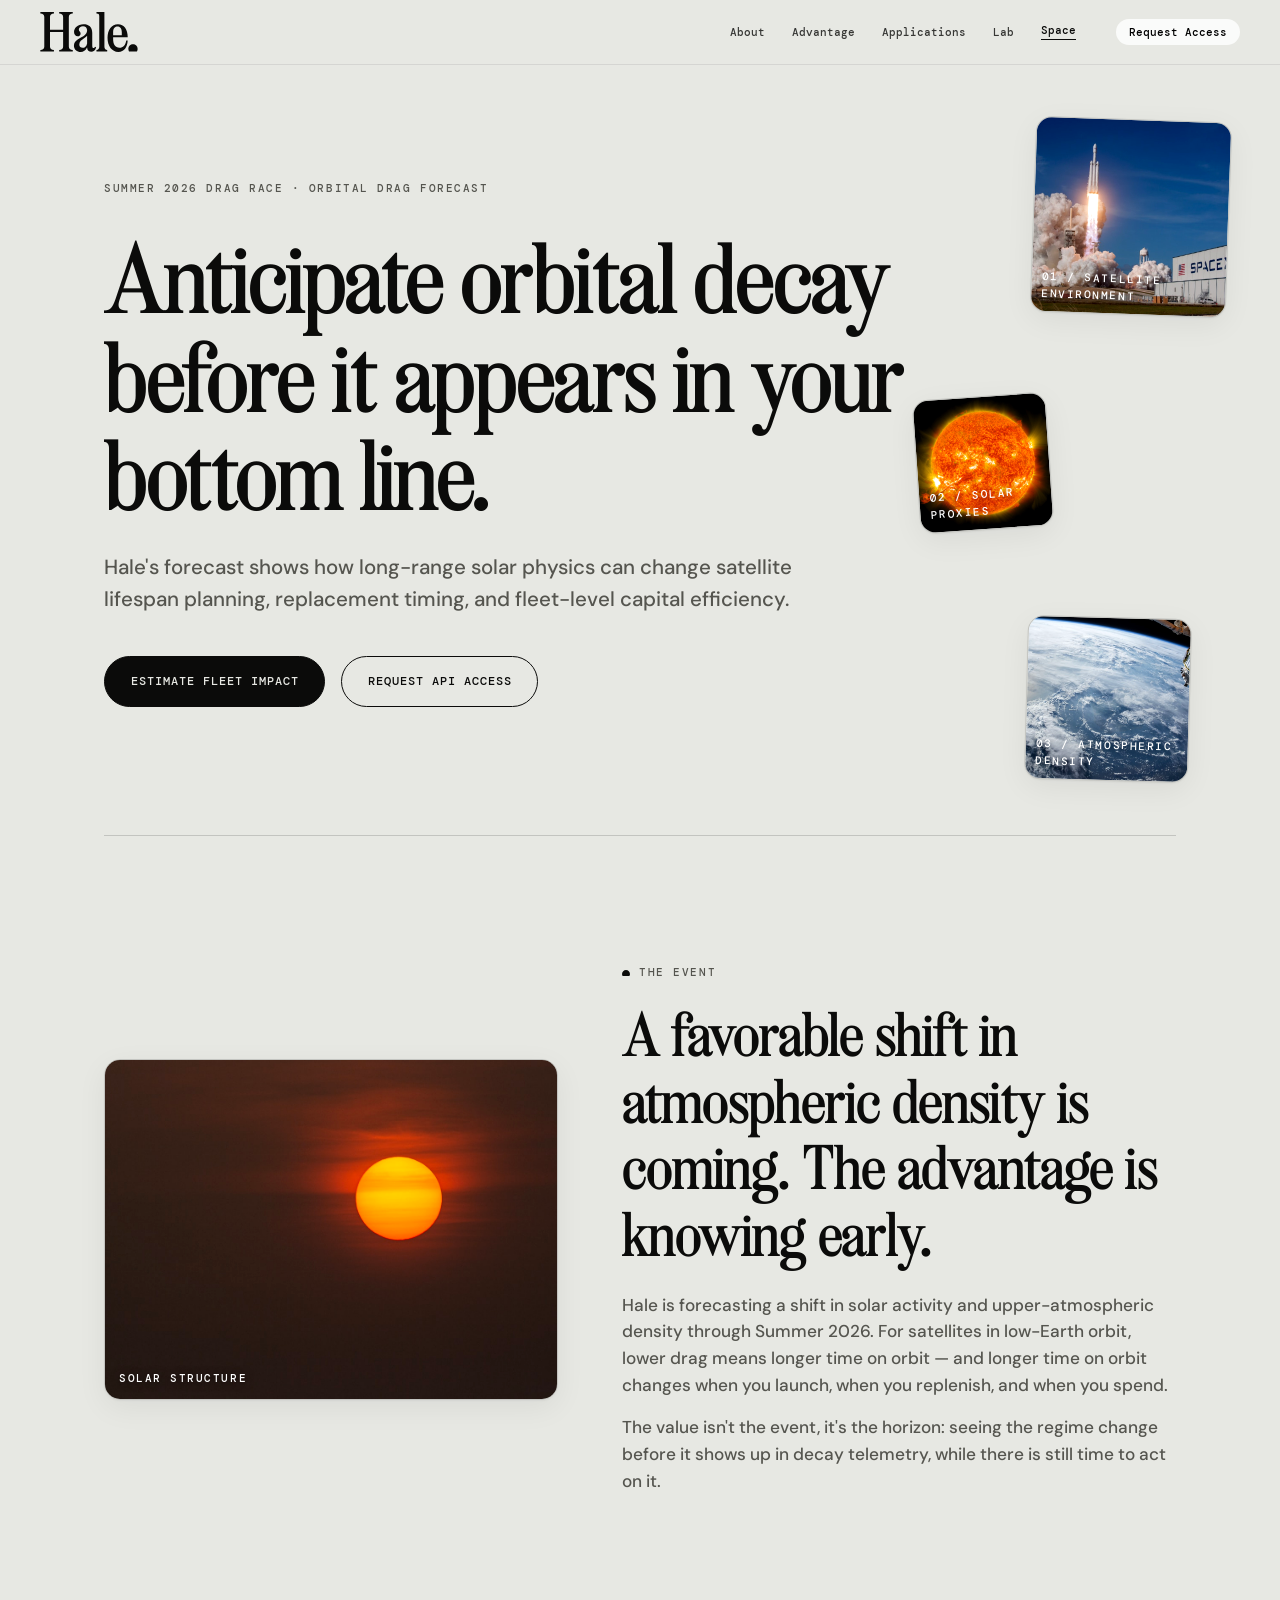
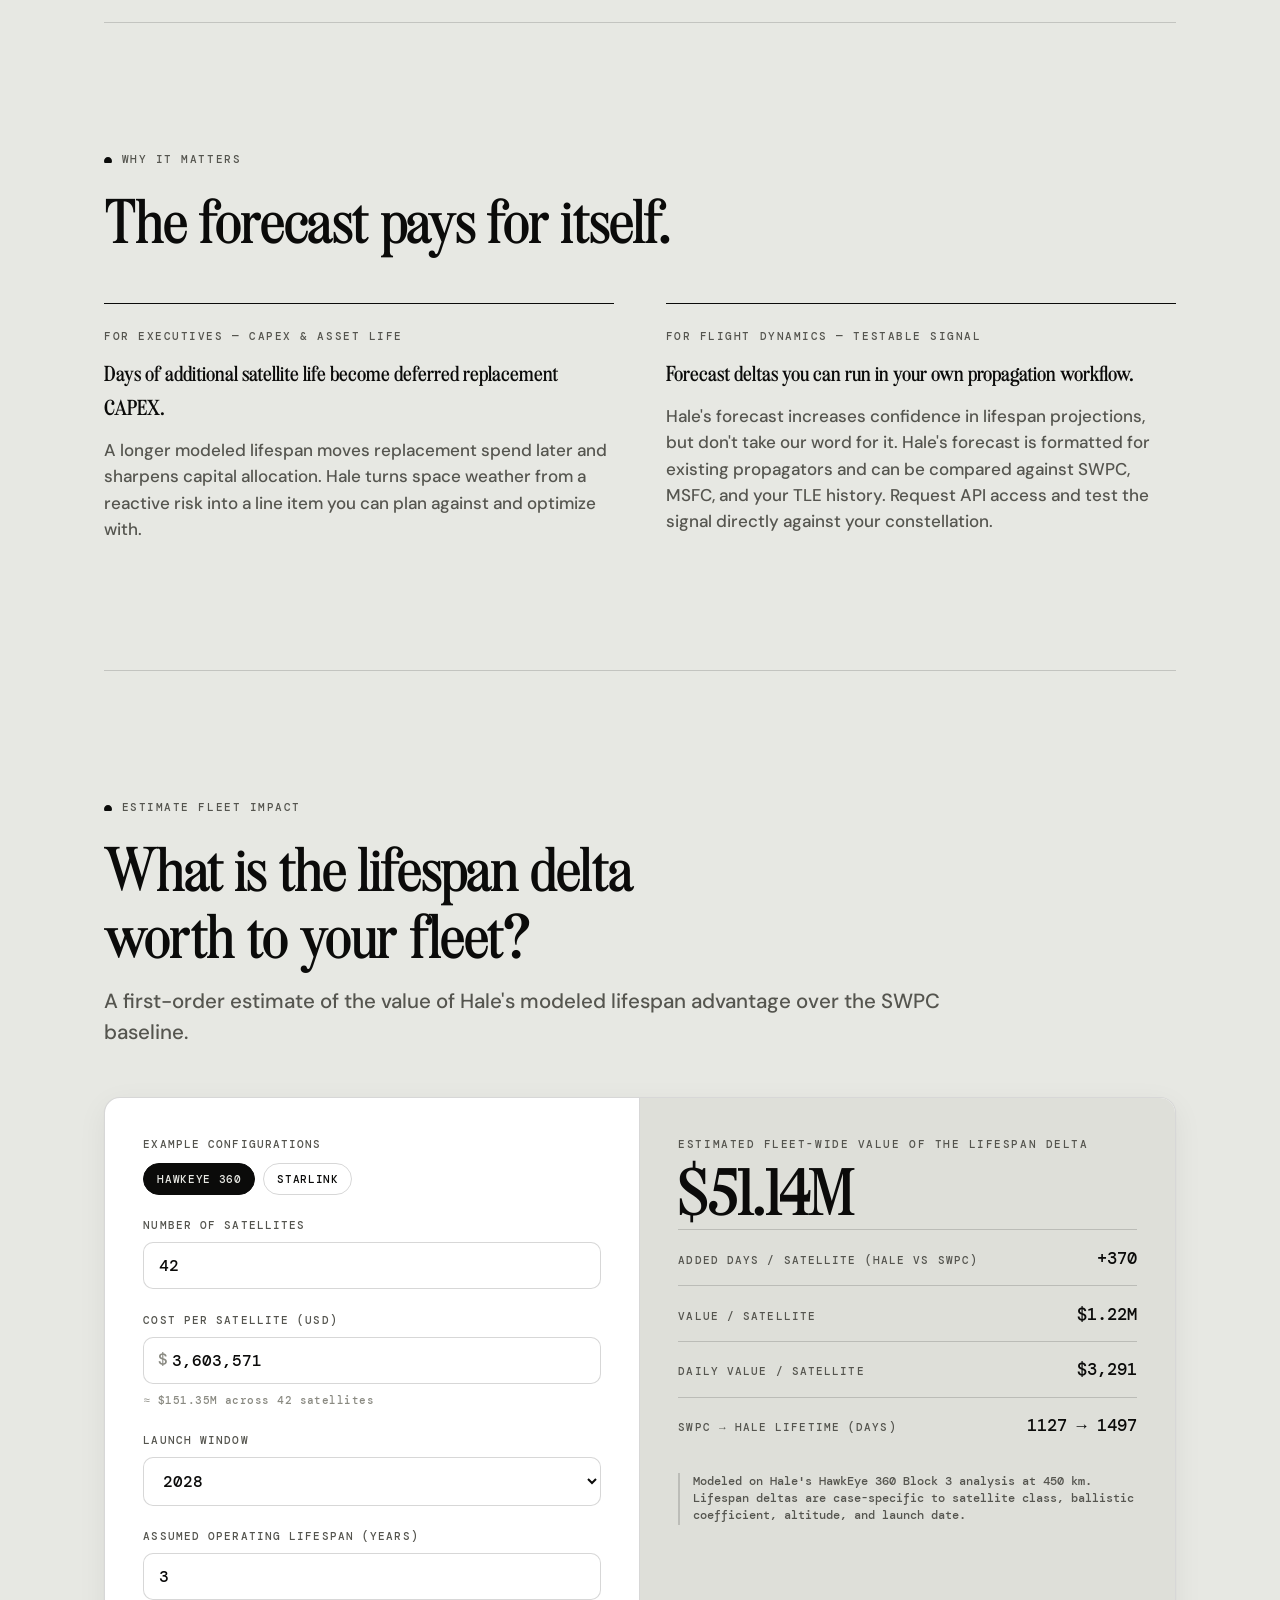
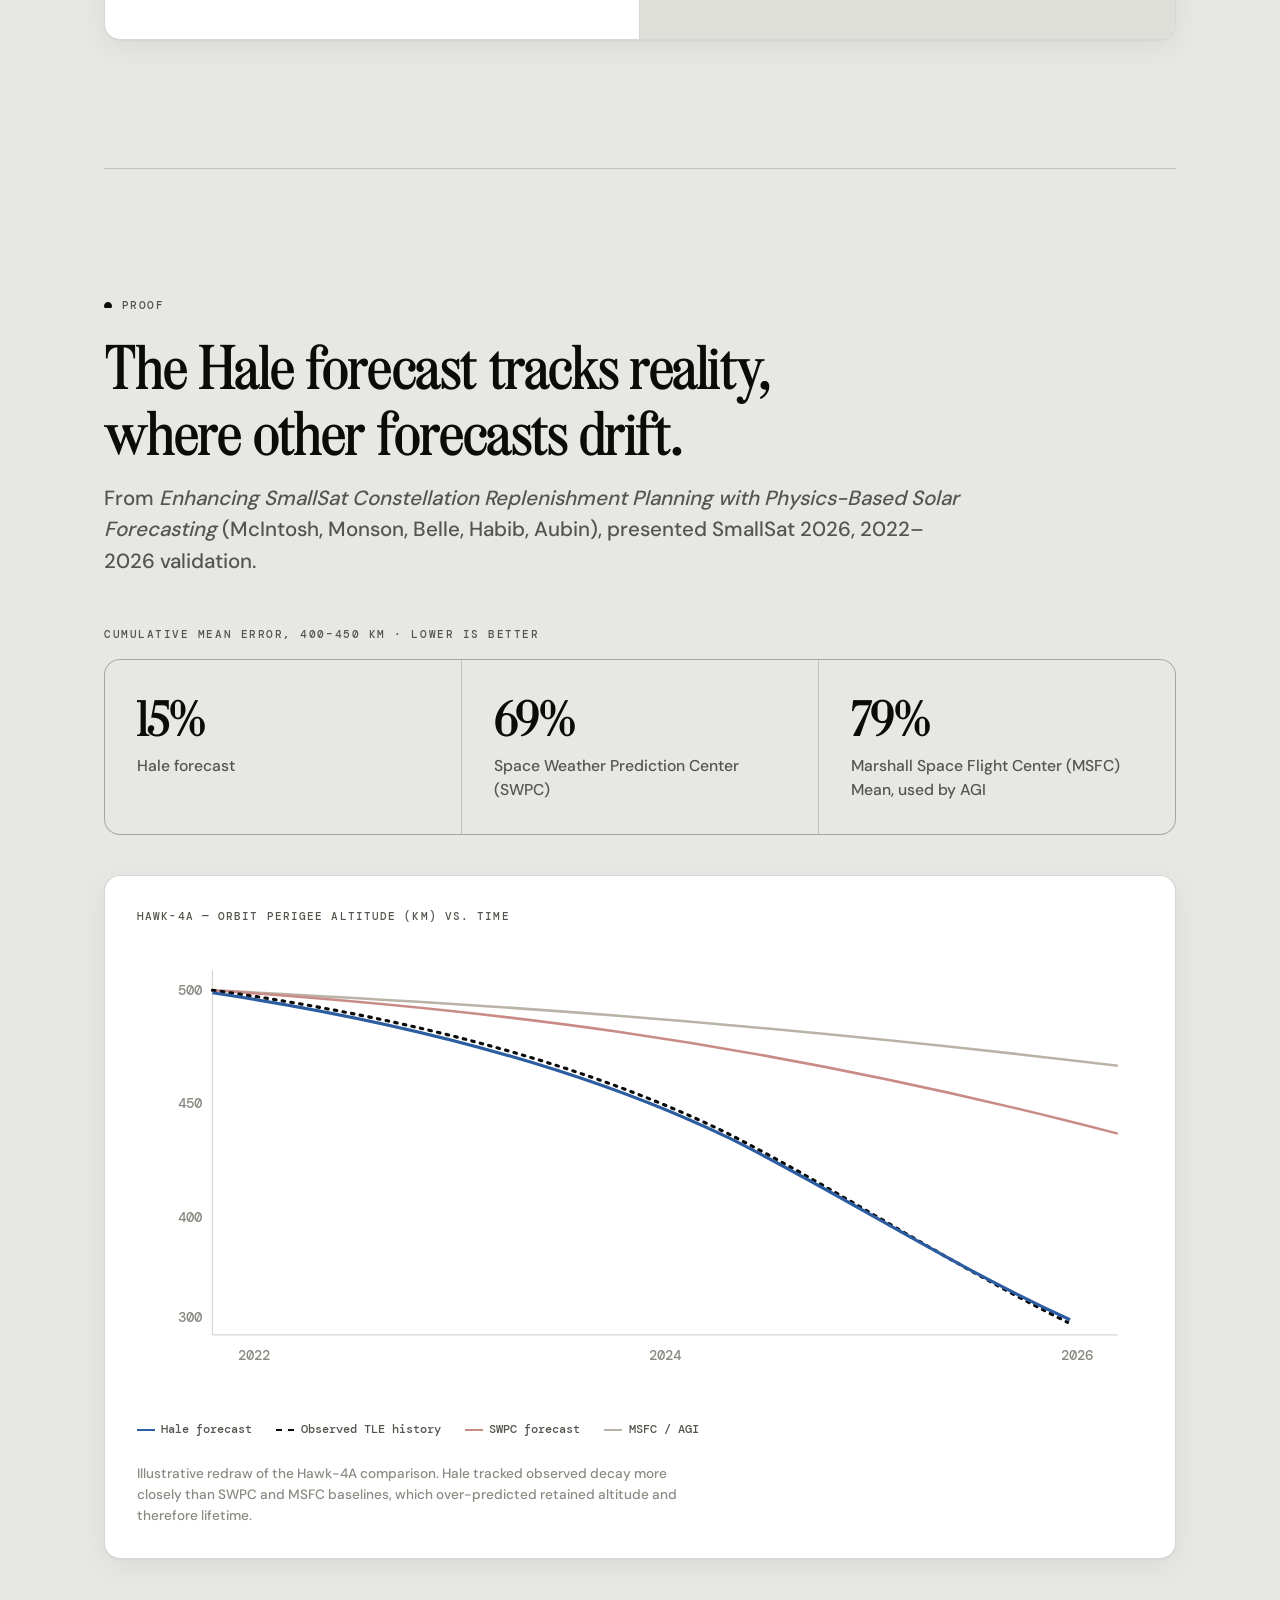
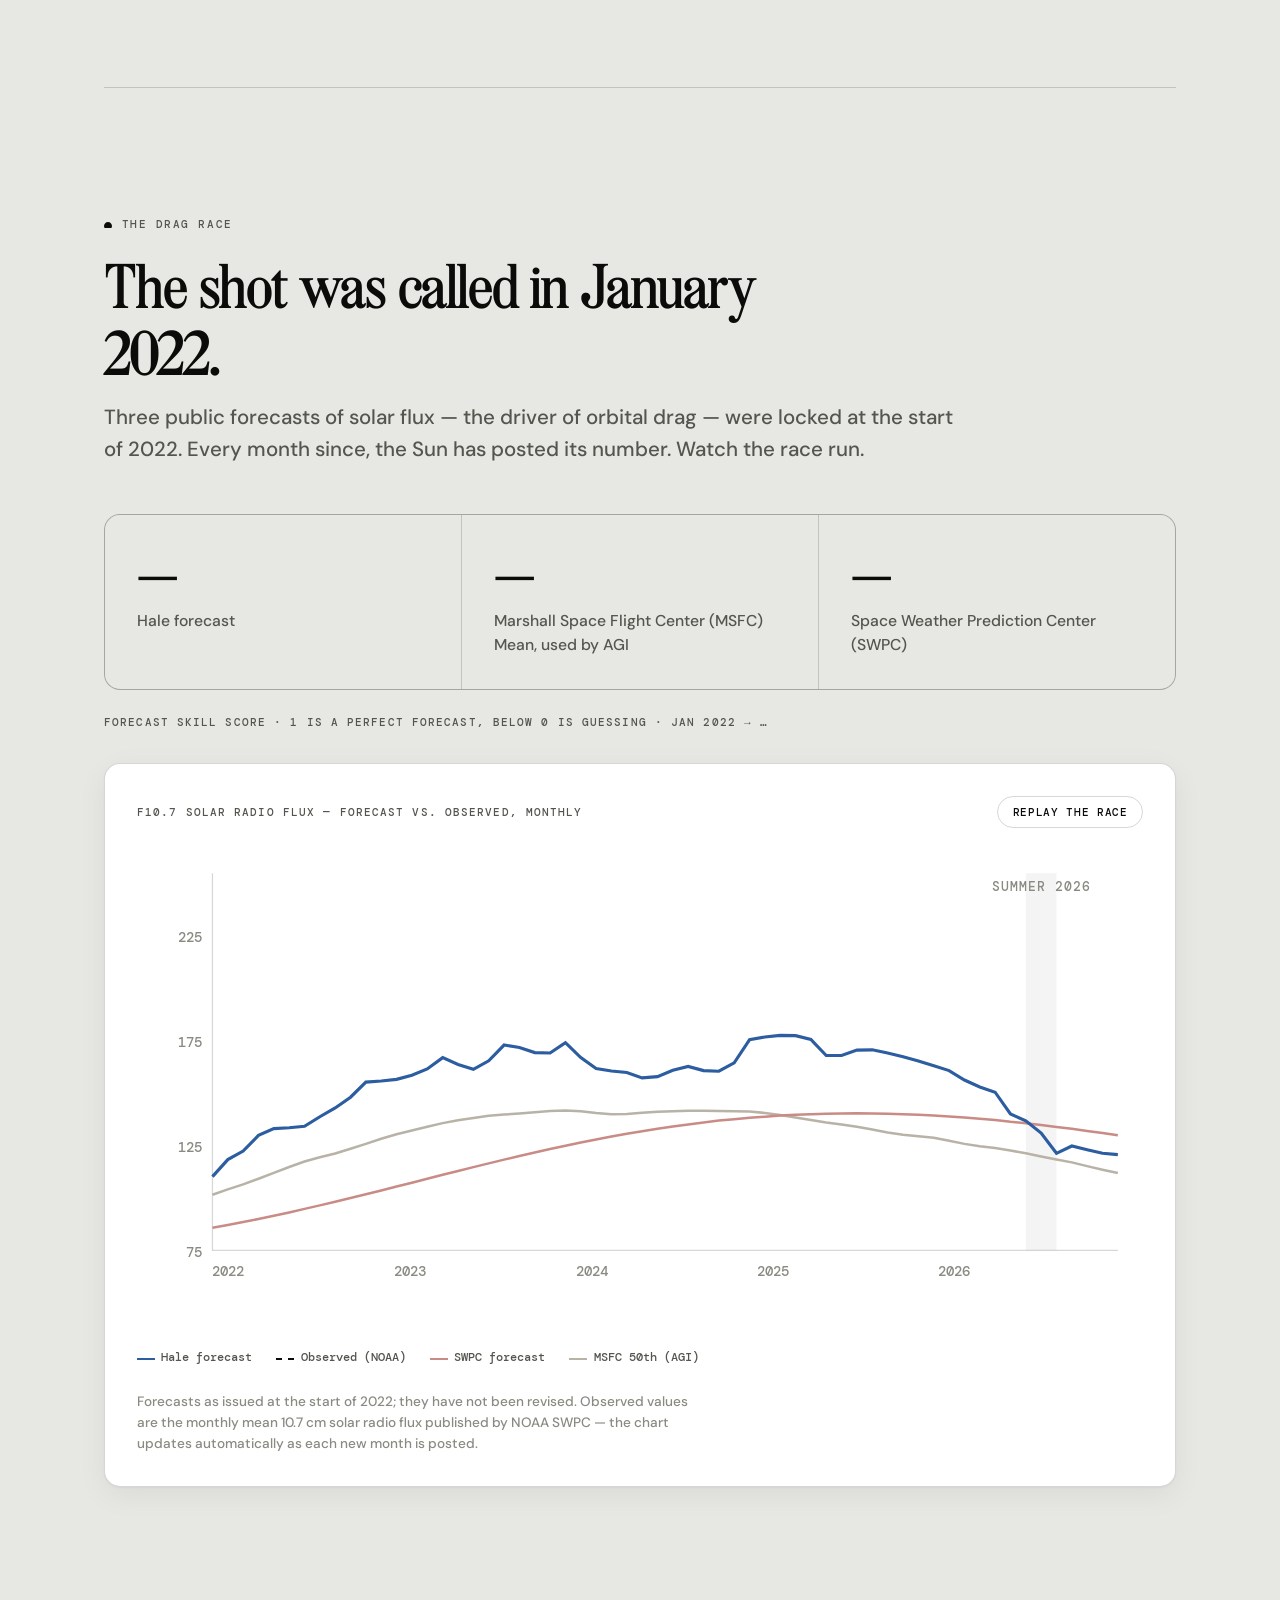
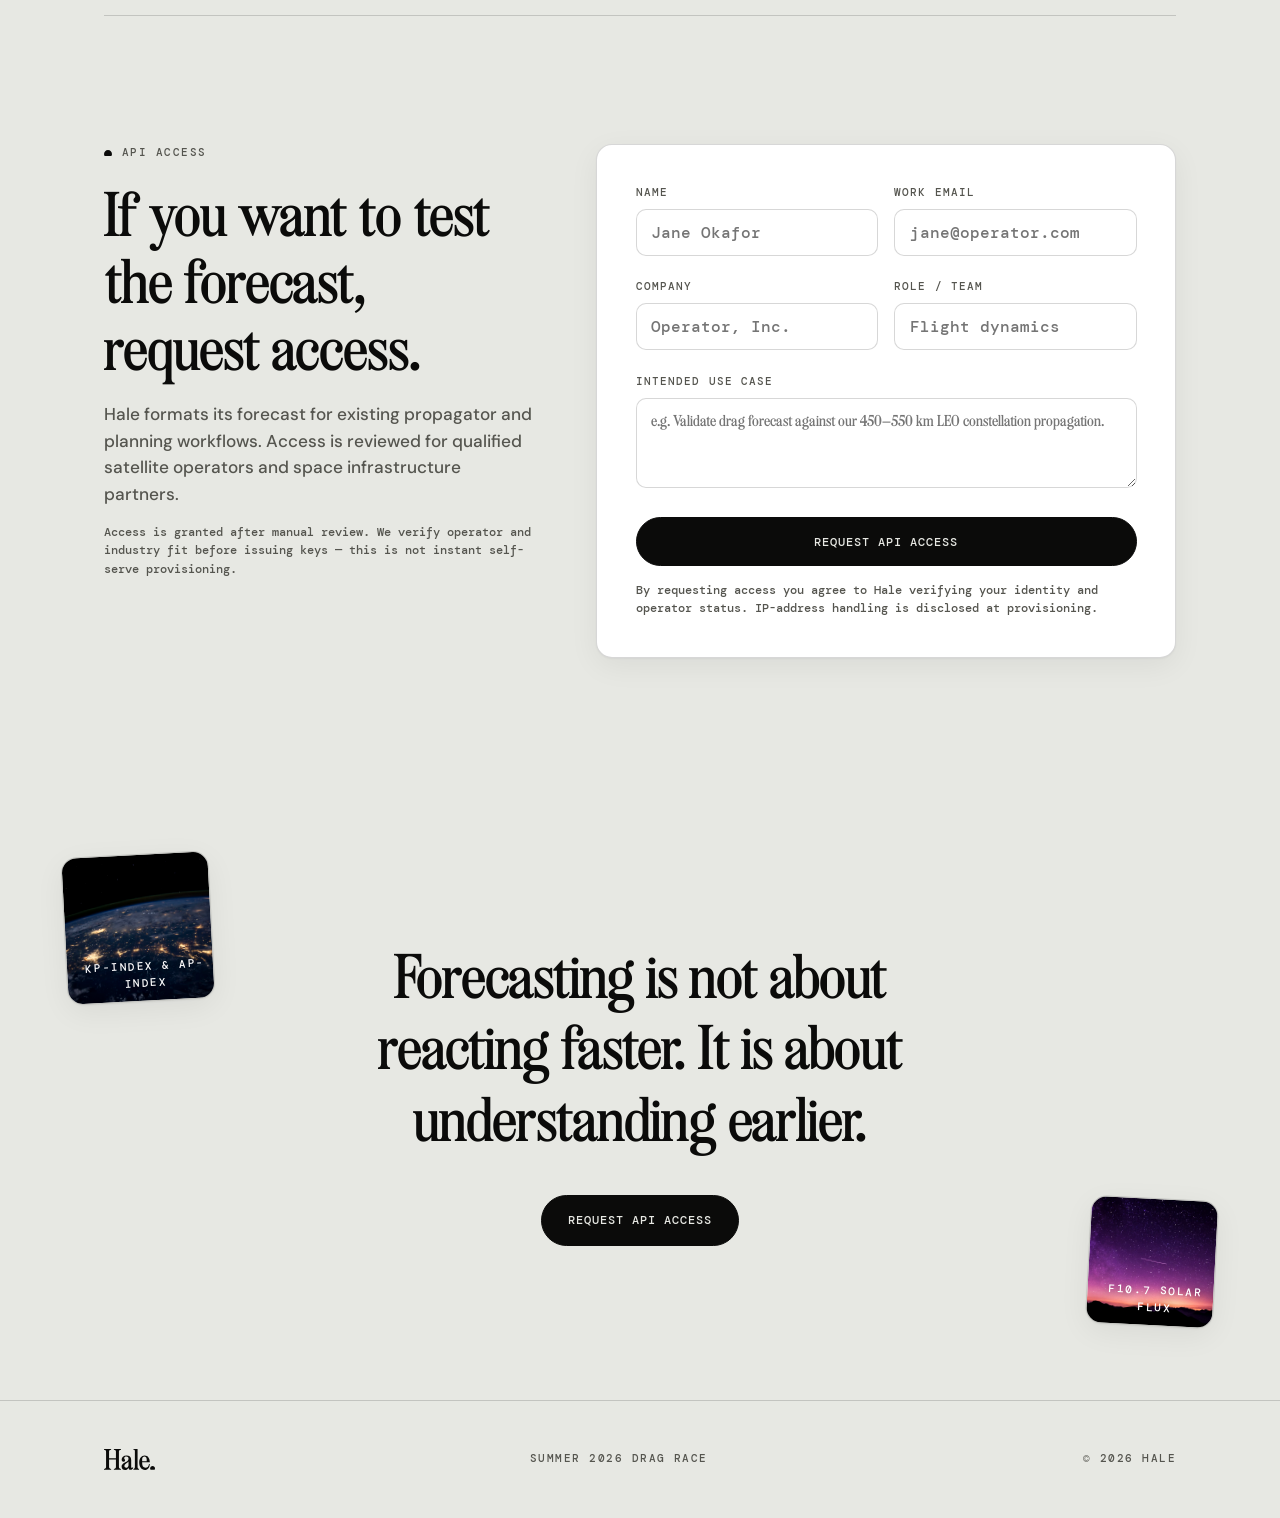
<file: wordpress/static-drag-race/index.html>
<!doctype html>
<html lang="en">
<head>
<meta charset="utf-8">
<meta name="viewport" content="width=device-width, initial-scale=1">
<meta name="robots" content="noindex">
<title>Hale — Summer 2026 Drag Race · Orbital Drag Forecast</title>
<style>
/* Hale — Summer 2026 Drop. Tokens + fonts extracted from haleswx.com (hale-theme). */
:root{
  --bg:#E7E8E3;--bg-deep:#DEDFD9;--surface:#FFFFFF;--ink:#0B0B0A;--ink-soft:#55554F;--ink-faint:#8A8A82;
  --line:rgba(11,11,10,0.16);--line-soft:rgba(11,11,10,0.08);--hale-data:#2C5DA0;--warn:#9A5B2A;
  --font-serif:"Marlfield","Times New Roman",Times,Georgia,serif;
  --font-sans:"DM Sans",system-ui,-apple-system,"Segoe UI",Roboto,sans-serif;
  --font-mono:"DM Mono",ui-monospace,SFMono-Regular,Menlo,monospace;
  --t-display:clamp(3.25rem,8vw,7rem);--t-h1:clamp(2.5rem,5vw,4rem);--t-h2:clamp(1.75rem,3vw,2.5rem);--t-h3:1.375rem;
  --t-lead:clamp(1.125rem,1.6vw,1.375rem);--t-body:1.0625rem;--t-small:0.9375rem;--t-label:0.6875rem;
  --lh-display:0.96;--lh-head:1.04;--lh-body:1.55;--tracking-label:0.14em;
  --section-y:clamp(4rem,10vw,9rem);--gutter:clamp(1.25rem,5vw,5rem);--maxw:1200px;--measure:62ch;
  --radius-card:16px;--radius-sm:10px;--radius-pill:999px;--shadow-card:0 1px 2px rgba(11,11,10,.04),0 8px 30px rgba(11,11,10,.06);
  --img-fx:saturate(1.1) contrast(1.05) brightness(1.02);
}
@font-face{font-family:"Marlfield";src:url("https://cameronehrlich.github.io/hale-summer-2026-drop/fonts/marlfield-regular.woff2") format("woff2");font-weight:400;font-style:normal;font-display:swap}
@font-face{font-family:"DM Sans";src:url("https://cameronehrlich.github.io/hale-summer-2026-drop/fonts/dm-sans-500.woff2") format("woff2");font-weight:400 600;font-style:normal;font-display:swap}
@font-face{font-family:"DM Mono";src:url("https://cameronehrlich.github.io/hale-summer-2026-drop/fonts/dm-mono-500.woff2") format("woff2");font-weight:400 600;font-style:normal;font-display:swap}
*{box-sizing:border-box}
html{scroll-behavior:smooth}
body{margin:0;background:var(--bg);color:var(--ink);font-family:var(--font-sans);font-size:var(--t-body);line-height:var(--lh-body);-webkit-font-smoothing:antialiased;text-rendering:optimizeLegibility}
img{display:block}
.imgfx{filter:var(--img-fx)}
.lnk{transition:opacity .15s ease}
.lnk:hover{opacity:.65!important}
.pill{transition:background-color .2s ease}
.pill:hover{background:#fff!important}
.btn{transition:transform .15s ease,background .15s ease}
.btn:hover{transform:translateY(-1px)}
.btn-ghost:hover{background:rgba(11,11,10,.05);transform:none}
.pill{transition:transform .15s ease}
.pill:hover{transform:translateY(-1px)}
input:focus,select:focus,textarea:focus{outline:2px solid var(--ink);outline-offset:0}
.preset{font-family:var(--font-mono);font-size:.7rem;letter-spacing:.06em;text-transform:uppercase;padding:.5rem .8rem;border-radius:999px;cursor:pointer;transition:background .12s ease;background:transparent;color:var(--ink);border:1px solid var(--line)}
.preset[aria-pressed="true"]{background:var(--ink);color:var(--bg);border-color:var(--ink)}
@media (max-width:900px){ [data-r="deco"]{display:none!important} }
@media (max-width:820px){ [data-r="stack"]{grid-template-columns:1fr!important} [data-r="divider"]{border-right:0!important;border-bottom:1px solid var(--line)!important} }
@media (max-width:760px){ [data-r="navlinks"]{display:none!important} }
@media (max-width:560px){ [data-r="pair"]{grid-template-columns:1fr!important} }
@media (max-width:700px){ #drag-race svg text,#proof svg text{font-size:18px} #dr-dot{r:6} }
</style>
</head>
<body>

<header style="position:sticky;top:0;z-index:50;background:color-mix(in srgb,var(--bg) 86%,transparent);backdrop-filter:saturate(120%) blur(8px);-webkit-backdrop-filter:saturate(120%) blur(8px);border-bottom:1px solid var(--line-soft)">
  <div style="padding:12px clamp(25px,4vw,40px);display:flex;align-items:center;justify-content:space-between">
    <a href="https://haleswx.com/" style="display:flex;align-items:center;color:var(--ink);text-decoration:none" aria-label="Hale — home"><svg width="98" height="40" viewBox="0 0 1817 747" fill="currentColor" xmlns="http://www.w3.org/2000/svg" role="img" aria-hidden="true"><path d="M1457.1 746.011C1334.54 746.011 1254.61 634.108 1254.61 481.708C1254.61 331.44 1330.28 228.063 1448.57 228.063C1564.74 228.063 1631.88 326.111 1631.88 472.117H1359.05V500.892C1359.05 603.202 1395.29 667.146 1479.48 667.146C1542.36 667.146 1589.25 629.846 1604.17 531.798H1630.82C1624.42 654.357 1566.87 746.011 1457.1 746.011ZM1440.05 268.561C1398.49 268.561 1359.05 295.205 1359.05 377.266V432.685H1521.04V377.266C1521.04 296.27 1481.61 268.561 1440.05 268.561Z"/><path d="M1048.04 735.357V708.714C1082.15 708.714 1100.26 683.136 1100.26 642.638V77.7987C1100.26 39.4322 1086.41 26.6434 1048.04 26.6434V1.11501e-05H1196.18V642.638C1196.18 683.136 1214.3 708.714 1248.4 708.714V735.357H1048.04Z"/><path d="M752.792 746.011C684.585 746.011 627.035 700.184 627.035 628.78C627.035 521.141 752.792 488.103 810.342 447.605C848.708 420.961 873.22 393.252 873.22 342.097C873.22 296.27 842.314 266.43 796.487 266.43C751.726 266.43 718.688 290.942 718.688 326.111C718.688 362.346 751.726 359.149 751.726 399.647C751.726 430.553 729.346 452.934 697.374 452.934C656.876 452.934 629.167 420.961 629.167 373.003C629.167 300.533 694.177 228.063 805.013 228.063C903.061 228.063 969.136 276.021 969.136 388.989V625.583C969.136 663.949 977.662 674.606 992.582 674.606C1006.44 674.606 1013.9 662.883 1020.29 649.029L1041.61 658.62C1026.69 722.564 989.385 742.813 952.084 742.813C909.455 742.813 873.22 720.433 873.22 663.949H871.089C848.708 721.499 802.881 746.011 752.792 746.011ZM790.093 669.278C827.393 669.278 863.628 642.634 873.22 586.15V444.408C857.234 461.459 840.182 474.248 823.131 485.971C770.909 522.206 727.214 550.981 727.214 607.465C727.214 647.963 752.792 669.278 790.093 669.278Z"/><path d="M0 735.357V708.714C47.9581 708.714 73.5357 683.136 73.5357 642.638V92.719C73.5357 52.221 47.9581 26.6434 0 26.6434V0H253.645V26.6434C205.687 26.6434 180.109 52.221 180.109 92.719V330.378H425.228V92.719C425.228 52.221 399.651 26.6434 351.693 26.6434V0H605.338V26.6434C557.379 26.6434 531.802 52.221 531.802 92.719V642.638C531.802 683.136 557.379 708.714 605.338 708.714V735.357H351.693V708.714C399.651 708.714 425.228 683.136 425.228 642.638V373.007H180.109V642.638C180.109 683.136 205.687 708.714 253.645 708.714V735.357H0Z"/><path d="M1729.9 602.412C1777.75 602.412 1816.54 641.205 1816.54 689.057C1816.54 706.085 1811.63 721.964 1803.15 735.357H1656.65C1648.17 721.964 1643.25 706.084 1643.25 689.057C1643.25 641.205 1682.05 602.412 1729.9 602.412Z"/></svg></a>
    <nav style="display:flex;gap:27px;align-items:center">
      <div data-r="navlinks" style="display:flex;gap:27px;align-items:center;margin-right:13px">
      <a class="lnk" href="https://haleswx.com/#about" style="font-family:var(--font-mono);font-weight:500;font-size:11px;line-height:1;text-decoration:none;color:var(--ink);opacity:.8">About</a>
      <a class="lnk" href="https://haleswx.com/#advantage" style="font-family:var(--font-mono);font-weight:500;font-size:11px;line-height:1;text-decoration:none;color:var(--ink);opacity:.8">Advantage</a>
      <a class="lnk" href="https://haleswx.com/#use-cases" style="font-family:var(--font-mono);font-weight:500;font-size:11px;line-height:1;text-decoration:none;color:var(--ink);opacity:.8">Applications</a>
      <a class="lnk" href="https://haleswx.com/#lab" style="font-family:var(--font-mono);font-weight:500;font-size:11px;line-height:1;text-decoration:none;color:var(--ink);opacity:.8">Lab</a>
      <a class="lnk" href="https://haleswx.com/drag-race/" aria-current="page" style="font-family:var(--font-mono);font-weight:500;font-size:11px;line-height:1;text-decoration:none;color:var(--ink);opacity:1;border-bottom:1px solid var(--ink);padding-bottom:3px">Space</a>
      </div>
      <a class="pill" href="#api" style="display:inline-flex;align-items:center;justify-content:center;min-height:26px;padding:4px 13px;font-family:var(--font-mono);font-weight:500;font-size:11px;line-height:16px;background:rgba(255,255,255,.8);border:0;border-radius:26px;text-decoration:none;white-space:nowrap;color:#000">Request Access</a>
    </nav>
  </div>
</header>

<!-- HERO -->
<section style="position:relative;padding-block:clamp(4rem,9vw,8rem) var(--section-y);overflow:hidden">
  <div aria-hidden="true" data-r="deco" style="position:absolute;inset:0;pointer-events:none;z-index:0">
    <figure style="position:absolute;top:7%;right:4%;width:clamp(140px,16vw,196px);height:clamp(140px,16vw,196px);transform:rotate(2deg);border-radius:16px;overflow:hidden;border:1px solid var(--line);box-shadow:var(--shadow-card);margin:0">
      <img class="imgfx" src="https://cameronehrlich.github.io/hale-summer-2026-drop/images/hero-launch.jpg" alt="" style="width:100%;height:100%;object-fit:cover">
      <figcaption style="position:absolute;left:10px;bottom:9px;color:#fff;text-shadow:0 1px 8px rgba(0,0,0,.6);font-family:var(--font-mono);font-size:var(--t-label);letter-spacing:0.14em;text-transform:uppercase">01 / Satellite environment</figcaption>
    </figure>
    <figure style="position:absolute;top:43%;right:18%;width:clamp(104px,11vw,134px);height:clamp(104px,11vw,134px);transform:rotate(-4deg);border-radius:16px;overflow:hidden;border:1px solid var(--line);box-shadow:var(--shadow-card);margin:0">
      <img class="imgfx" src="https://cameronehrlich.github.io/hale-summer-2026-drop/images/hero-sun.jpg" alt="" style="width:100%;height:100%;object-fit:cover">
      <figcaption style="position:absolute;left:10px;bottom:9px;color:#fff;text-shadow:0 1px 8px rgba(0,0,0,.6);font-family:var(--font-mono);font-size:var(--t-label);letter-spacing:0.14em;text-transform:uppercase">02 / Solar Proxies</figcaption>
    </figure>
    <figure style="position:absolute;bottom:7%;right:7%;width:clamp(120px,13vw,164px);height:clamp(120px,13vw,164px);transform:rotate(1.5deg);border-radius:16px;overflow:hidden;border:1px solid var(--line);box-shadow:var(--shadow-card);margin:0">
      <img class="imgfx" src="https://cameronehrlich.github.io/hale-summer-2026-drop/images/hero-earth.jpg" alt="" style="width:100%;height:100%;object-fit:cover">
      <figcaption style="position:absolute;left:10px;bottom:9px;color:#fff;text-shadow:0 1px 8px rgba(0,0,0,.6);font-family:var(--font-mono);font-size:var(--t-label);letter-spacing:0.14em;text-transform:uppercase">03 / Atmospheric density</figcaption>
    </figure>
  </div>
  <div style="max-width:1200px;margin-inline:auto;padding-inline:clamp(1.25rem,5vw,5rem);position:relative;z-index:1">
    <div style="font-family:var(--font-mono);font-size:var(--t-label);letter-spacing:0.14em;text-transform:uppercase;color:var(--ink-soft);margin-bottom:2rem">Summer 2026 Drag Race · Orbital drag forecast</div>
    <h1 style="font-family:var(--font-serif);font-size:var(--t-display);font-weight:400;line-height:var(--lh-display);letter-spacing:-0.02em;max-width:16ch;margin:0">Anticipate orbital decay before it appears in your bottom line.</h1>
    <p style="margin:1.75rem 0 0;font-size:var(--t-lead);color:var(--ink-soft);max-width:54ch;font-weight:300">Hale's forecast shows how long-range solar physics can change satellite lifespan planning, replacement timing, and fleet-level capital efficiency.</p>
    <div style="margin-top:2.5rem;display:flex;gap:1rem;flex-wrap:wrap">
      <a class="btn" href="#calculator" style="font-family:var(--font-mono);font-size:0.78rem;letter-spacing:0.08em;text-transform:uppercase;padding:.95rem 1.6rem;border-radius:999px;text-decoration:none;border:1px solid var(--ink);background:var(--ink);color:var(--bg)">Estimate fleet impact</a>
      <a class="btn btn-ghost" href="#api" style="font-family:var(--font-mono);font-size:0.78rem;letter-spacing:0.08em;text-transform:uppercase;padding:.95rem 1.6rem;border-radius:999px;text-decoration:none;border:1px solid var(--ink);background:transparent;color:var(--ink)">Request API access</a>
    </div>
  </div>
</section>

<div style="max-width:1200px;margin-inline:auto;padding-inline:clamp(1.25rem,5vw,5rem)"><hr style="border:0;border-top:1px solid var(--line);margin:0"></div>

<!-- EVENT -->
<section id="event" style="padding-block:var(--section-y)">
  <div data-r="stack" style="max-width:1200px;margin-inline:auto;padding-inline:clamp(1.25rem,5vw,5rem);display:grid;grid-template-columns:.9fr 1.1fr;gap:clamp(2rem,5vw,5rem);align-items:center">
    <figure style="position:relative;margin:0;border-radius:16px;overflow:hidden;border:1px solid var(--line);box-shadow:var(--shadow-card)">
      <img class="imgfx" src="https://cameronehrlich.github.io/hale-summer-2026-drop/images/event-sun.jpg" alt="The Sun glowing low through the upper atmosphere" style="width:100%;aspect-ratio:4/3;object-fit:cover">
      <figcaption style="position:absolute;left:14px;bottom:12px;color:#fff;text-shadow:0 1px 8px rgba(0,0,0,.6);font-family:var(--font-mono);font-size:var(--t-label);letter-spacing:0.14em;text-transform:uppercase">Solar structure</figcaption>
    </figure>
    <div>
      <div style="display:flex;align-items:center;gap:.6rem;margin-bottom:1.25rem"><svg width="8" height="6.1" viewBox="0 0 173.3 133" fill="var(--ink)" aria-hidden="true" style="flex-shrink:0"><path d="M86.65 0C134.5 0 173.29 38.79 173.29 86.65C173.29 103.67 168.38 119.55 159.9 132.95H13.4C4.92 119.55 0 103.67 0 86.65C0 38.79 38.8 0 86.65 0Z"/></svg><span style="font-family:var(--font-mono);font-size:var(--t-label);letter-spacing:0.14em;text-transform:uppercase;color:var(--ink-soft)">The event</span></div>
      <h2 style="font-family:var(--font-serif);font-size:var(--t-h1);font-weight:400;line-height:var(--lh-head);letter-spacing:-.015em;max-width:18ch;margin:0 0 1.5rem">A favorable shift in atmospheric density is coming. The advantage is knowing early.</h2>
      <p style="max-width:62ch;color:var(--ink-soft);font-size:1.075rem;margin:0">Hale is forecasting a shift in solar activity and upper-atmospheric density through Summer 2026. For satellites in low-Earth orbit, lower drag means longer time on orbit — and longer time on orbit changes when you launch, when you replenish, and when you spend.</p>
      <p style="max-width:62ch;color:var(--ink-soft);font-size:1.075rem;margin:1rem 0 0">The value isn't the event, it's the horizon: seeing the regime change before it shows up in decay telemetry, while there is still time to act on it.</p>
    </div>
  </div>
</section>

<div style="max-width:1200px;margin-inline:auto;padding-inline:clamp(1.25rem,5vw,5rem)"><hr style="border:0;border-top:1px solid var(--line);margin:0"></div>

<!-- VALUE -->
<section id="value" style="padding-block:var(--section-y)">
  <div style="max-width:1200px;margin-inline:auto;padding-inline:clamp(1.25rem,5vw,5rem)">
    <div style="margin-bottom:3rem">
      <div style="display:flex;align-items:center;gap:.6rem;margin-bottom:1.25rem"><svg width="8" height="6.1" viewBox="0 0 173.3 133" fill="var(--ink)" aria-hidden="true" style="flex-shrink:0"><path d="M86.65 0C134.5 0 173.29 38.79 173.29 86.65C173.29 103.67 168.38 119.55 159.9 132.95H13.4C4.92 119.55 0 103.67 0 86.65C0 38.79 38.8 0 86.65 0Z"/></svg><span style="font-family:var(--font-mono);font-size:var(--t-label);letter-spacing:0.14em;text-transform:uppercase;color:var(--ink-soft)">Why it matters</span></div>
      <h2 style="font-family:var(--font-serif);font-size:var(--t-h1);font-weight:400;line-height:var(--lh-head);letter-spacing:-0.015em;max-width:20ch;margin:0">The forecast pays for itself.</h2>
    </div>
    <div data-r="stack" style="display:grid;grid-template-columns:1fr 1fr;gap:clamp(1.5rem,4vw,3.5rem)">
      <div style="border-top:1px solid var(--ink);padding-top:1.5rem">
        <div style="font-family:var(--font-mono);font-size:var(--t-label);letter-spacing:0.14em;text-transform:uppercase;color:var(--ink-soft);margin-bottom:.75rem">For executives — CAPEX &amp; asset life</div>
        <h3 style="font-family:var(--font-serif);font-size:var(--t-h3);font-weight:400;margin:0 0 .75rem">Days of additional satellite life become deferred replacement CAPEX.</h3>
        <p style="color:var(--ink-soft);margin:0">A longer modeled lifespan moves replacement spend later and sharpens capital allocation. Hale turns space weather from a reactive risk into a line item you can plan against and optimize with.</p>
      </div>
      <div style="border-top:1px solid var(--ink);padding-top:1.5rem">
        <div style="font-family:var(--font-mono);font-size:var(--t-label);letter-spacing:0.14em;text-transform:uppercase;color:var(--ink-soft);margin-bottom:.75rem">For flight dynamics — testable signal</div>
        <h3 style="font-family:var(--font-serif);font-size:var(--t-h3);font-weight:400;margin:0 0 .75rem">Forecast deltas you can run in your own propagation workflow.</h3>
        <p style="color:var(--ink-soft);margin:0">Hale's forecast increases confidence in lifespan projections, but don't take our word for it. Hale's forecast is formatted for existing propagators and can be compared against SWPC, MSFC, and your TLE history. Request API access and test the signal directly against your constellation.</p>
      </div>
    </div>
  </div>
</section>

<div style="max-width:1200px;margin-inline:auto;padding-inline:clamp(1.25rem,5vw,5rem)"><hr style="border:0;border-top:1px solid var(--line);margin:0"></div>

<!-- CALCULATOR -->
<section id="calculator" style="padding-block:var(--section-y)">
  <div style="max-width:1200px;margin-inline:auto;padding-inline:clamp(1.25rem,5vw,5rem)">
    <div style="margin-bottom:3rem">
      <div style="display:flex;align-items:center;gap:.6rem;margin-bottom:1.25rem"><svg width="8" height="6.1" viewBox="0 0 173.3 133" fill="var(--ink)" aria-hidden="true" style="flex-shrink:0"><path d="M86.65 0C134.5 0 173.29 38.79 173.29 86.65C173.29 103.67 168.38 119.55 159.9 132.95H13.4C4.92 119.55 0 103.67 0 86.65C0 38.79 38.8 0 86.65 0Z"/></svg><span style="font-family:var(--font-mono);font-size:var(--t-label);letter-spacing:0.14em;text-transform:uppercase;color:var(--ink-soft)">Estimate fleet impact</span></div>
      <h2 style="font-family:var(--font-serif);font-size:var(--t-h1);font-weight:400;line-height:var(--lh-head);letter-spacing:-0.015em;max-width:20ch;margin:0 0 1rem">What is the lifespan delta worth to your fleet?</h2>
      <p style="font-size:var(--t-lead);color:var(--ink-soft);max-width:62ch;font-weight:300;margin:0">A first-order estimate of the value of Hale's modeled lifespan advantage over the SWPC baseline.</p>
    </div>

    <div style="background:var(--surface);border:1px solid var(--line);border-radius:16px;box-shadow:var(--shadow-card);overflow:hidden">
      <div data-r="stack" style="display:grid;grid-template-columns:1fr 1fr">
        <div data-r="divider" style="padding:clamp(1.5rem,3vw,2.5rem);border-right:1px solid var(--line)">
          <div style="font-family:var(--font-mono);font-size:var(--t-label);letter-spacing:0.1em;text-transform:uppercase;color:var(--ink-soft);margin-bottom:.6rem">Example configurations</div>
          <div role="group" aria-label="Example fleet configurations" style="display:flex;gap:.5rem;flex-wrap:wrap;margin-bottom:1.4rem">
            <button type="button" class="preset" data-preset="he360" aria-pressed="true">HawkEye 360</button>
            <button type="button" class="preset" data-preset="starlink" aria-pressed="false">Starlink</button>
          </div>
          <div style="margin-bottom:1.4rem">
            <label for="sats" style="display:block;font-family:var(--font-mono);font-size:var(--t-label);letter-spacing:0.1em;text-transform:uppercase;color:var(--ink-soft);margin-bottom:.5rem">Number of satellites</label>
            <input id="sats" type="text" inputmode="numeric" value="42" style="width:100%;font-family:var(--font-mono);font-size:1rem;color:var(--ink);background:var(--surface);border:1px solid var(--line);border-radius:10px;padding:.75rem .9rem">
          </div>
          <div style="margin-bottom:1.4rem">
            <label for="cost" style="display:block;font-family:var(--font-mono);font-size:var(--t-label);letter-spacing:0.1em;text-transform:uppercase;color:var(--ink-soft);margin-bottom:.5rem">Cost per satellite (USD)</label>
            <div style="position:relative;display:flex;align-items:center"><span style="position:absolute;left:.9rem;font-family:var(--font-mono);font-size:1rem;color:var(--ink-faint);pointer-events:none">$</span><input id="cost" type="text" inputmode="numeric" value="3,603,571" style="width:100%;font-family:var(--font-mono);font-size:1rem;color:var(--ink);background:var(--surface);border:1px solid var(--line);border-radius:10px;padding:.75rem .9rem .75rem 1.7rem"></div>
            <div id="costHelper" style="margin-top:.5rem;font-family:var(--font-mono);font-size:0.7rem;letter-spacing:0.04em;color:var(--ink-faint)">≈ $151.35M across 42 satellites</div>
          </div>
          <div style="margin-bottom:1.4rem">
            <label for="window" style="display:block;font-family:var(--font-mono);font-size:var(--t-label);letter-spacing:0.1em;text-transform:uppercase;color:var(--ink-soft);margin-bottom:.5rem">Launch window</label>
            <select id="window" style="width:100%;font-family:var(--font-mono);font-size:1rem;color:var(--ink);background:var(--surface);border:1px solid var(--line);border-radius:10px;padding:.75rem .9rem">
              <option value="h1_2026">H1 2026</option>
              <option value="h2_2026">H2 2026</option>
              <option value="2027">2027</option>
              <option value="2028" selected>2028</option>
            </select>
          </div>
          <div style="margin-bottom:0">
            <label for="life" style="display:block;font-family:var(--font-mono);font-size:var(--t-label);letter-spacing:0.1em;text-transform:uppercase;color:var(--ink-soft);margin-bottom:.5rem">Assumed operating lifespan (years)</label>
            <input id="life" type="number" min="1" step="0.5" value="3" style="width:100%;font-family:var(--font-mono);font-size:1rem;color:var(--ink);background:var(--surface);border:1px solid var(--line);border-radius:10px;padding:.75rem .9rem">
          </div>
        </div>

        <div style="padding:clamp(1.5rem,3vw,2.5rem);background:var(--bg-deep)">
          <div style="font-family:var(--font-mono);font-size:var(--t-label);letter-spacing:0.14em;text-transform:uppercase;color:var(--ink-soft)">Estimated fleet-wide value of the lifespan delta</div>
          <div id="o_fleet" style="font-family:var(--font-serif);font-size:clamp(2.75rem,6vw,4.25rem);line-height:1;letter-spacing:-0.02em;margin:.25rem 0">$51.14M</div>
          <div style="display:flex;justify-content:space-between;align-items:baseline;gap:1rem;padding:.9rem 0;border-top:1px solid var(--line)"><span style="font-family:var(--font-mono);font-size:var(--t-label);letter-spacing:0.1em;text-transform:uppercase;color:var(--ink-soft)">Added days / satellite (Hale vs SWPC)</span><span id="o_days" style="font-family:var(--font-mono);font-size:1.05rem;white-space:nowrap;flex-shrink:0">+370</span></div>
          <div style="display:flex;justify-content:space-between;align-items:baseline;gap:1rem;padding:.9rem 0;border-top:1px solid var(--line)"><span style="font-family:var(--font-mono);font-size:var(--t-label);letter-spacing:0.1em;text-transform:uppercase;color:var(--ink-soft)">Value / satellite</span><span id="o_persat" style="font-family:var(--font-mono);font-size:1.05rem;white-space:nowrap;flex-shrink:0">$1.22M</span></div>
          <div style="display:flex;justify-content:space-between;align-items:baseline;gap:1rem;padding:.9rem 0;border-top:1px solid var(--line)"><span style="font-family:var(--font-mono);font-size:var(--t-label);letter-spacing:0.1em;text-transform:uppercase;color:var(--ink-soft)">Daily value / satellite</span><span id="o_daily" style="font-family:var(--font-mono);font-size:1.05rem;white-space:nowrap;flex-shrink:0">$3,291</span></div>
          <div style="display:flex;justify-content:space-between;align-items:baseline;gap:1rem;padding:.9rem 0;border-top:1px solid var(--line)"><span style="font-family:var(--font-mono);font-size:var(--t-label);letter-spacing:0.1em;text-transform:uppercase;color:var(--ink-soft)">SWPC → Hale lifetime (days)</span><span id="o_life" style="font-family:var(--font-mono);font-size:1.05rem;white-space:nowrap;flex-shrink:0">1127 → 1497</span></div>
          <div id="caveatPrecise" style="margin-top:1.25rem;font-family:var(--font-mono);font-size:0.72rem;line-height:1.5;color:var(--ink-soft);border-left:2px solid var(--line);padding-left:.8rem">Modeled on Hale's HawkEye 360 Block 3 analysis at 450&nbsp;km. Lifespan deltas are case-specific to satellite class, ballistic coefficient, altitude, and launch date.</div>
          <div id="caveatIllus" style="display:none;margin-top:1.25rem;font-family:var(--font-mono);font-size:0.72rem;line-height:1.5;color:var(--warn);border-left:2px solid var(--warn);padding-left:.8rem"><b>Illustrative only.</b> Reuses the HawkEye 360 / 450&nbsp;km drag assumptions; precise figures need a separate orbital-dynamics run for this fleet.</div>
        </div>
      </div>
    </div>
  </div>
</section>

<div style="max-width:1200px;margin-inline:auto;padding-inline:clamp(1.25rem,5vw,5rem)"><hr style="border:0;border-top:1px solid var(--line);margin:0"></div>

<!-- PROOF -->
<section id="proof" style="padding-block:var(--section-y)">
  <div style="max-width:1200px;margin-inline:auto;padding-inline:clamp(1.25rem,5vw,5rem)">
    <div style="margin-bottom:3rem">
      <div style="display:flex;align-items:center;gap:.6rem;margin-bottom:1.25rem"><svg width="8" height="6.1" viewBox="0 0 173.3 133" fill="var(--ink)" aria-hidden="true" style="flex-shrink:0"><path d="M86.65 0C134.5 0 173.29 38.79 173.29 86.65C173.29 103.67 168.38 119.55 159.9 132.95H13.4C4.92 119.55 0 103.67 0 86.65C0 38.79 38.8 0 86.65 0Z"/></svg><span style="font-family:var(--font-mono);font-size:var(--t-label);letter-spacing:0.14em;text-transform:uppercase;color:var(--ink-soft)">Proof</span></div>
      <h2 style="font-family:var(--font-serif);font-size:var(--t-h1);font-weight:400;line-height:var(--lh-head);letter-spacing:-0.015em;max-width:24ch;margin:0 0 1rem">The Hale forecast tracks reality, where other forecasts drift.</h2>
      <p style="font-size:var(--t-lead);color:var(--ink-soft);max-width:62ch;font-weight:300;margin:0">From <i>Enhancing SmallSat Constellation Replenishment Planning with Physics-Based Solar Forecasting</i> (McIntosh, Monson, Belle, Habib, Aubin), presented SmallSat 2026, 2022–2026 validation.</p>
    </div>

    <div style="font-family:var(--font-mono);font-size:var(--t-label);letter-spacing:0.14em;text-transform:uppercase;color:var(--ink-soft);margin-bottom:1rem">Cumulative mean error, 400–450&nbsp;km · lower is better</div>
    <div data-r="stack" style="display:grid;grid-template-columns:repeat(3,1fr);gap:1px;background:var(--line);border:1px solid var(--line);border-radius:16px;overflow:hidden">
      <div style="background:var(--bg);padding:clamp(1.25rem,3vw,2rem)">
        <div style="font-family:var(--font-serif);font-size:clamp(2.25rem,5vw,3.25rem);line-height:1;letter-spacing:-0.02em">15%</div>
        <div style="margin-top:.6rem;color:var(--ink-soft);font-size:0.98rem;max-width:34ch"><b>Hale forecast</b></div>
      </div>
      <div style="background:var(--bg);padding:clamp(1.25rem,3vw,2rem)">
        <div style="font-family:var(--font-serif);font-size:clamp(2.25rem,5vw,3.25rem);line-height:1;letter-spacing:-0.02em">69%</div>
        <div style="margin-top:.6rem;color:var(--ink-soft);font-size:0.98rem;max-width:34ch">Space Weather Prediction Center <b>(SWPC)</b></div>
      </div>
      <div style="background:var(--bg);padding:clamp(1.25rem,3vw,2rem)">
        <div style="font-family:var(--font-serif);font-size:clamp(2.25rem,5vw,3.25rem);line-height:1;letter-spacing:-0.02em">79%</div>
        <div style="margin-top:.6rem;color:var(--ink-soft);font-size:0.98rem;max-width:34ch">Marshall Space Flight Center <b>(MSFC) Mean</b>, used by AGI</div>
      </div>
    </div>

    <figure style="margin:2.5rem 0 0;background:var(--surface);border:1px solid var(--line);border-radius:16px;box-shadow:var(--shadow-card);padding:clamp(1.25rem,3vw,2rem)">
      <figcaption style="font-family:var(--font-mono);font-size:var(--t-label);letter-spacing:0.1em;text-transform:uppercase;color:var(--ink-soft);margin-bottom:1.25rem">Hawk-4A — orbit perigee altitude (km) vs. time</figcaption>
      <svg viewBox="0 0 800 360" width="100%" role="img" aria-label="Line chart: the Hale forecast tracks observed TLE decay closely while SWPC and MSFC baselines over-predict altitude.">
        <line x1="60" y1="20" x2="60" y2="310" style="stroke:var(--line)"></line>
        <line x1="60" y1="310" x2="780" y2="310" style="stroke:var(--line)"></line>
        <g font-size="11" style="fill:var(--ink-faint);font-family:var(--font-mono)">
          <text x="52" y="40" text-anchor="end">500</text>
          <text x="52" y="130" text-anchor="end">450</text>
          <text x="52" y="220" text-anchor="end">400</text>
          <text x="52" y="300" text-anchor="end">300</text>
          <text x="80" y="330">2022</text>
          <text x="420" y="330" text-anchor="middle">2024</text>
          <text x="760" y="330" text-anchor="end">2026</text>
        </g>
        <path d="M60,36 C260,46 480,60 780,96" fill="none" stroke="#b9b2a6" stroke-width="2"></path>
        <path d="M60,36 C260,50 480,72 780,150" fill="none" stroke="#c98b86" stroke-width="2"></path>
        <path d="M60,36 C220,58 360,96 470,150 C560,196 640,250 740,300" fill="none" stroke="#0B0B0A" stroke-width="2.5" stroke-dasharray="2 5" stroke-linecap="round"></path>
        <path d="M60,38 C220,62 360,100 472,154 C560,198 642,252 742,298" fill="none" stroke="#2C5DA0" stroke-width="2.5"></path>
      </svg>
      <div style="display:flex;gap:1.5rem;flex-wrap:wrap;margin-top:1rem;font-family:var(--font-mono);font-size:0.72rem;color:var(--ink-soft)">
        <span><i style="display:inline-block;width:18px;height:0;border-top-width:2px;border-top-style:solid;border-top-color:#2C5DA0;vertical-align:middle;margin-right:.4rem"></i>Hale forecast</span>
        <span><i style="display:inline-block;width:18px;height:0;border-top-width:2px;border-top-style:dashed;border-top-color:#0B0B0A;vertical-align:middle;margin-right:.4rem"></i>Observed TLE history</span>
        <span><i style="display:inline-block;width:18px;height:0;border-top-width:2px;border-top-style:solid;border-top-color:#c98b86;vertical-align:middle;margin-right:.4rem"></i>SWPC forecast</span>
        <span><i style="display:inline-block;width:18px;height:0;border-top-width:2px;border-top-style:solid;border-top-color:#b9b2a6;vertical-align:middle;margin-right:.4rem"></i>MSFC / AGI</span>
      </div>
      <p style="margin:1.5rem 0 0;font-size:0.85rem;color:var(--ink-faint);max-width:62ch">Illustrative redraw of the Hawk-4A comparison. Hale tracked observed decay more closely than SWPC and MSFC baselines, which over-predicted retained altitude and therefore lifetime.</p>
    </figure>
  </div>
</section>

<div style="max-width:1200px;margin-inline:auto;padding-inline:clamp(1.25rem,5vw,5rem)"><hr style="border:0;border-top:1px solid var(--line);margin:0"></div>

<!-- DRAG RACE -->
<section id="drag-race" style="padding-block:var(--section-y)">
  <div style="max-width:1200px;margin-inline:auto;padding-inline:clamp(1.25rem,5vw,5rem)">
    <div style="margin-bottom:3rem">
      <div style="display:flex;align-items:center;gap:.6rem;margin-bottom:1.25rem"><svg width="8" height="6.1" viewBox="0 0 173.3 133" fill="var(--ink)" aria-hidden="true" style="flex-shrink:0"><path d="M86.65 0C134.5 0 173.29 38.79 173.29 86.65C173.29 103.67 168.38 119.55 159.9 132.95H13.4C4.92 119.55 0 103.67 0 86.65C0 38.79 38.8 0 86.65 0Z"/></svg><span style="font-family:var(--font-mono);font-size:var(--t-label);letter-spacing:0.14em;text-transform:uppercase;color:var(--ink-soft)">The drag race</span></div>
      <h2 style="font-family:var(--font-serif);font-size:var(--t-h1);font-weight:400;line-height:var(--lh-head);letter-spacing:-0.015em;max-width:22ch;margin:0 0 1rem">The shot was called in January 2022.</h2>
      <p style="font-size:var(--t-lead);color:var(--ink-soft);max-width:62ch;font-weight:300;margin:0">Three public forecasts of solar flux — the driver of orbital drag — were locked at the start of 2022. Every month since, the Sun has posted its number. Watch the race run.</p>
    </div>

    <div data-r="stack" style="display:grid;grid-template-columns:repeat(3,1fr);gap:1px;background:var(--line);border:1px solid var(--line);border-radius:16px;overflow:hidden;margin-bottom:1.5rem">
      <div id="dr-box-hale" style="background:var(--bg);padding:clamp(1.25rem,3vw,2rem);transition:background .5s ease,box-shadow .5s ease">
        <div style="display:flex;justify-content:space-between;align-items:flex-start;gap:.5rem">
          <div id="dr-skill-hale" style="font-family:var(--font-serif);font-size:clamp(2.25rem,5vw,3.25rem);line-height:1;letter-spacing:-0.02em">—</div>
          <span id="dr-rank-hale" style="visibility:hidden;font-family:var(--font-mono);font-size:.62rem;letter-spacing:.1em;text-transform:uppercase;border:1px solid var(--line);border-radius:999px;padding:.25rem .55rem;color:var(--ink-soft);transition:all .3s ease"></span>
        </div>
        <div style="margin-top:.6rem;color:var(--ink-soft);font-size:0.98rem"><b>Hale forecast</b><span id="dr-win" style="display:none;font-family:var(--font-mono);font-size:.66rem;letter-spacing:.1em;text-transform:uppercase;color:var(--ink)"> · leading</span></div>
      </div>
      <div id="dr-box-msfc50" style="background:var(--bg);padding:clamp(1.25rem,3vw,2rem);transition:background .5s ease">
        <div style="display:flex;justify-content:space-between;align-items:flex-start;gap:.5rem">
          <div id="dr-skill-msfc50" style="font-family:var(--font-serif);font-size:clamp(2.25rem,5vw,3.25rem);line-height:1;letter-spacing:-0.02em">—</div>
          <span id="dr-rank-msfc50" style="visibility:hidden;font-family:var(--font-mono);font-size:.62rem;letter-spacing:.1em;text-transform:uppercase;border:1px solid var(--line);border-radius:999px;padding:.25rem .55rem;color:var(--ink-soft);transition:all .3s ease"></span>
        </div>
        <div style="margin-top:.6rem;color:var(--ink-soft);font-size:0.98rem">Marshall Space Flight Center <b>(MSFC) Mean</b>, used by AGI</div>
      </div>
      <div id="dr-box-swpc" style="background:var(--bg);padding:clamp(1.25rem,3vw,2rem);transition:background .5s ease">
        <div style="display:flex;justify-content:space-between;align-items:flex-start;gap:.5rem">
          <div id="dr-skill-swpc" style="font-family:var(--font-serif);font-size:clamp(2.25rem,5vw,3.25rem);line-height:1;letter-spacing:-0.02em">—</div>
          <span id="dr-rank-swpc" style="visibility:hidden;font-family:var(--font-mono);font-size:.62rem;letter-spacing:.1em;text-transform:uppercase;border:1px solid var(--line);border-radius:999px;padding:.25rem .55rem;color:var(--ink-soft);transition:all .3s ease"></span>
        </div>
        <div style="margin-top:.6rem;color:var(--ink-soft);font-size:0.98rem">Space Weather Prediction Center <b>(SWPC)</b></div>
      </div>
    </div>
    <div id="dr-scorenote" style="font-family:var(--font-mono);font-size:var(--t-label);letter-spacing:.1em;text-transform:uppercase;color:var(--ink-soft);margin:0 0 2rem">Forecast skill score · 1 is a perfect forecast, below 0 is guessing · Jan 2022 → …</div>

    <figure style="margin:0;background:var(--surface);border:1px solid var(--line);border-radius:16px;box-shadow:var(--shadow-card);padding:clamp(1.25rem,3vw,2rem)">
      <figcaption style="display:flex;justify-content:space-between;align-items:center;gap:1rem;flex-wrap:wrap;margin-bottom:1.25rem">
        <span style="font-family:var(--font-mono);font-size:var(--t-label);letter-spacing:0.1em;text-transform:uppercase;color:var(--ink-soft)">F10.7 solar radio flux — forecast vs. observed, monthly</span>
        <button id="dr-replay" type="button" style="font-family:var(--font-mono);font-size:0.7rem;letter-spacing:.06em;text-transform:uppercase;padding:.5rem .9rem;border:1px solid var(--line);border-radius:999px;background:transparent;color:var(--ink);cursor:pointer">Replay the race</button>
      </figcaption>
      <svg id="dr-chart" viewBox="0 0 800 380" width="100%" role="img" aria-label="Line chart: Hale, MSFC, and SWPC F10.7 forecasts locked in January 2022, with the observed monthly value drawn across them. Hale tracks the observed values most closely.">
        <line x1="60" y1="20" x2="60" y2="320" style="stroke:var(--line)"></line>
        <line x1="60" y1="320" x2="780" y2="320" style="stroke:var(--line)"></line>
        <g font-size="11" style="fill:var(--ink-faint);font-family:var(--font-mono)">
          <text x="52" y="325" text-anchor="end">75</text>
          <text x="52" y="242" text-anchor="end">125</text>
          <text x="52" y="158" text-anchor="end">175</text>
          <text x="52" y="75" text-anchor="end">225</text>
          <text x="60" y="340">2022</text>
          <text x="204" y="340">2023</text>
          <text x="349" y="340">2024</text>
          <text x="493" y="340">2025</text>
          <text x="637" y="340">2026</text>
        </g>
        <rect id="dr-summer" x="0" y="20" width="0" height="300" fill="rgba(11,11,10,.045)"></rect>
        <text id="dr-summer-label" x="0" y="34" font-size="10" style="fill:var(--ink-faint);font-family:var(--font-mono);letter-spacing:.08em" opacity="0">SUMMER 2026</text>
        <path id="dr-p-msfc50" fill="none" stroke="#b9b2a6" stroke-width="2"></path>
        <path id="dr-p-swpc" fill="none" stroke="#c98b86" stroke-width="2"></path>
        <path id="dr-p-hale" fill="none" stroke="var(--hale-data)" stroke-width="2.5"></path>
        <path id="dr-p-obs" fill="none" stroke="var(--ink)" stroke-width="2.5" stroke-dasharray="2 5" stroke-linecap="round"></path>
        <circle id="dr-dot" r="4.5" fill="var(--ink)" opacity="0"></circle>
        <text id="dr-dot-label" font-size="11" style="fill:var(--ink);font-family:var(--font-mono)" opacity="0"></text>
      </svg>
      <div style="display:flex;gap:1.5rem;flex-wrap:wrap;margin-top:1rem;font-family:var(--font-mono);font-size:0.72rem;color:var(--ink-soft)">
        <span><i style="display:inline-block;width:18px;height:0;border-top-width:2px;border-top-style:solid;border-top-color:#2C5DA0;vertical-align:middle;margin-right:.4rem"></i>Hale forecast</span>
        <span><i style="display:inline-block;width:18px;height:0;border-top-width:2px;border-top-style:dashed;border-top-color:#0B0B0A;vertical-align:middle;margin-right:.4rem"></i>Observed (NOAA)</span>
        <span><i style="display:inline-block;width:18px;height:0;border-top-width:2px;border-top-style:solid;border-top-color:#c98b86;vertical-align:middle;margin-right:.4rem"></i>SWPC forecast</span>
        <span><i style="display:inline-block;width:18px;height:0;border-top-width:2px;border-top-style:solid;border-top-color:#b9b2a6;vertical-align:middle;margin-right:.4rem"></i>MSFC 50th (AGI)</span>
      </div>
      <p style="margin:1.5rem 0 0;font-size:0.85rem;color:var(--ink-faint);max-width:62ch">Forecasts as issued at the start of 2022; they have not been revised. Observed values are the monthly mean 10.7&nbsp;cm solar radio flux published by NOAA SWPC — the chart updates automatically as each new month is posted.</p>
    </figure>
  </div>
</section>

<div style="max-width:1200px;margin-inline:auto;padding-inline:clamp(1.25rem,5vw,5rem)"><hr style="border:0;border-top:1px solid var(--line);margin:0"></div>

<!-- API ACCESS -->
<section id="api" style="padding-block:var(--section-y)">
  <div data-r="stack" style="max-width:1200px;margin-inline:auto;padding-inline:clamp(1.25rem,5vw,5rem);display:grid;grid-template-columns:.85fr 1.15fr;gap:clamp(2rem,5vw,5rem);align-items:start">
    <div>
      <div style="display:flex;align-items:center;gap:.6rem;margin-bottom:1.25rem"><svg width="8" height="6.1" viewBox="0 0 173.3 133" fill="var(--ink)" aria-hidden="true" style="flex-shrink:0"><path d="M86.65 0C134.5 0 173.29 38.79 173.29 86.65C173.29 103.67 168.38 119.55 159.9 132.95H13.4C4.92 119.55 0 103.67 0 86.65C0 38.79 38.8 0 86.65 0Z"/></svg><span style="font-family:var(--font-mono);font-size:var(--t-label);letter-spacing:0.14em;text-transform:uppercase;color:var(--ink-soft)">API access</span></div>
      <h2 style="font-family:var(--font-serif);font-size:var(--t-h1);font-weight:400;line-height:var(--lh-head);letter-spacing:-.015em;max-width:14ch;margin:0">If you want to test the forecast, request access.</h2>
      <p style="max-width:62ch;color:var(--ink-soft);font-size:1.075rem;margin:1.25rem 0 0">Hale formats its forecast for existing propagator and planning workflows. Access is reviewed for qualified satellite operators and space infrastructure partners.</p>
      <p style="font-family:var(--font-mono);font-size:0.72rem;line-height:1.6;color:var(--ink-soft);margin:1rem 0 0">Access is granted after manual review. We verify operator and industry fit before issuing keys — this is not instant self-serve provisioning.</p>
    </div>
    <div>
    <form id="apiForm" novalidate style="background:var(--surface);border:1px solid var(--line);border-radius:16px;box-shadow:var(--shadow-card);padding:clamp(1.5rem,3vw,2.5rem)">
      <div data-r="pair" style="display:grid;grid-template-columns:1fr 1fr;gap:1rem">
        <div style="margin-bottom:1.4rem"><label for="f_name" style="display:block;font-family:var(--font-mono);font-size:var(--t-label);letter-spacing:0.1em;text-transform:uppercase;color:var(--ink-soft);margin-bottom:.5rem">Name</label><input id="f_name" type="text" placeholder="Jane Okafor" style="width:100%;font-family:var(--font-mono);font-size:1rem;color:var(--ink);background:var(--surface);border:1px solid var(--line);border-radius:10px;padding:.75rem .9rem"></div>
        <div style="margin-bottom:1.4rem"><label for="f_email" style="display:block;font-family:var(--font-mono);font-size:var(--t-label);letter-spacing:0.1em;text-transform:uppercase;color:var(--ink-soft);margin-bottom:.5rem">Work email</label><input id="f_email" type="email" placeholder="jane@operator.com" style="width:100%;font-family:var(--font-mono);font-size:1rem;color:var(--ink);background:var(--surface);border:1px solid var(--line);border-radius:10px;padding:.75rem .9rem"></div>
      </div>
      <div data-r="pair" style="display:grid;grid-template-columns:1fr 1fr;gap:1rem">
        <div style="margin-bottom:1.4rem"><label for="f_co" style="display:block;font-family:var(--font-mono);font-size:var(--t-label);letter-spacing:0.1em;text-transform:uppercase;color:var(--ink-soft);margin-bottom:.5rem">Company</label><input id="f_co" type="text" placeholder="Operator, Inc." style="width:100%;font-family:var(--font-mono);font-size:1rem;color:var(--ink);background:var(--surface);border:1px solid var(--line);border-radius:10px;padding:.75rem .9rem"></div>
        <div style="margin-bottom:1.4rem"><label for="f_role" style="display:block;font-family:var(--font-mono);font-size:var(--t-label);letter-spacing:0.1em;text-transform:uppercase;color:var(--ink-soft);margin-bottom:.5rem">Role / team</label><input id="f_role" type="text" placeholder="Flight dynamics" style="width:100%;font-family:var(--font-mono);font-size:1rem;color:var(--ink);background:var(--surface);border:1px solid var(--line);border-radius:10px;padding:.75rem .9rem"></div>
      </div>
      <div style="margin-bottom:1.4rem"><label for="f_use" style="display:block;font-family:var(--font-mono);font-size:var(--t-label);letter-spacing:0.1em;text-transform:uppercase;color:var(--ink-soft);margin-bottom:.5rem">Intended use case</label><textarea id="f_use" placeholder="e.g. Validate drag forecast against our 450–550 km LEO constellation propagation." style="width:100%;font-family:var(--font-serif);font-size:1rem;color:var(--ink);border:1px solid var(--line);border-radius:10px;padding:.75rem .9rem;min-height:90px;resize:vertical;background:var(--surface)"></textarea></div>
      <p id="formError" role="alert" style="display:none;font-family:var(--font-mono);font-size:0.72rem;letter-spacing:0.04em;line-height:1.5;color:var(--warn);margin:0 0 .9rem"></p>
      <button class="btn" type="submit" style="width:100%;display:flex;justify-content:center;font-family:var(--font-mono);font-size:0.78rem;letter-spacing:0.08em;text-transform:uppercase;padding:.95rem 1.6rem;border-radius:999px;border:1px solid var(--ink);background:var(--ink);color:var(--bg);cursor:pointer">Request API access</button>
      <p style="font-family:var(--font-mono);font-size:0.72rem;line-height:1.6;color:var(--ink-soft);margin:1rem 0 0">By requesting access you agree to Hale verifying your identity and operator status. IP-address handling is disclosed at provisioning.</p>
    </form>
    <div id="apiDone" role="status" style="display:none;background:var(--surface);border:1px solid var(--line);border-radius:16px;box-shadow:var(--shadow-card);padding:clamp(3rem,6vw,4.5rem) clamp(1.5rem,3vw,2.5rem);text-align:center;flex-direction:column;align-items:center">
      <div style="font-family:var(--font-mono);font-size:var(--t-label);letter-spacing:0.14em;text-transform:uppercase;color:var(--ink-soft);margin-bottom:1rem">API access</div>
      <h3 style="font-family:var(--font-serif);font-size:var(--t-h3);font-weight:400;line-height:var(--lh-head);letter-spacing:-0.01em;margin:0 0 1rem">Request received.</h3>
      <p style="color:var(--ink-soft);max-width:48ch;margin:0">Access is reviewed for qualified satellite operators and space infrastructure partners. We'll follow up by email after manual review.</p>
    </div>
    </div>
  </div>
</section>

<!-- CLOSE -->
<section style="position:relative;overflow:hidden;text-align:center;padding-block:clamp(5rem,12vw,10rem)">
  <div aria-hidden="true" data-r="deco" style="position:absolute;inset:0;pointer-events:none;z-index:0">
    <figure style="position:absolute;top:11%;left:5%;width:clamp(110px,12vw,148px);height:clamp(110px,12vw,148px);transform:rotate(-3deg);border-radius:16px;overflow:hidden;border:1px solid var(--line);box-shadow:var(--shadow-card);margin:0">
      <img class="imgfx" src="https://cameronehrlich.github.io/hale-summer-2026-drop/images/close-earth-night.jpg" alt="" style="width:100%;height:100%;object-fit:cover">
      <figcaption style="position:absolute;left:10px;bottom:9px;color:#fff;text-shadow:0 1px 8px rgba(0,0,0,.6);font-family:var(--font-mono);font-size:var(--t-label);letter-spacing:0.14em;text-transform:uppercase">Kp-index &amp; Ap-index</figcaption>
    </figure>
    <figure style="position:absolute;bottom:12%;right:5%;width:clamp(96px,10vw,128px);height:clamp(96px,10vw,128px);transform:rotate(3deg);border-radius:16px;overflow:hidden;border:1px solid var(--line);box-shadow:var(--shadow-card);margin:0">
      <img class="imgfx" src="https://cameronehrlich.github.io/hale-summer-2026-drop/images/close-night-sky.jpg" alt="" style="width:100%;height:100%;object-fit:cover">
      <figcaption style="position:absolute;left:10px;bottom:9px;color:#fff;text-shadow:0 1px 8px rgba(0,0,0,.6);font-family:var(--font-mono);font-size:var(--t-label);letter-spacing:0.14em;text-transform:uppercase">F10.7 Solar Flux</figcaption>
    </figure>
  </div>
  <div style="max-width:1200px;margin-inline:auto;padding-inline:clamp(1.25rem,5vw,5rem);position:relative;z-index:1">
    <blockquote style="font-family:var(--font-serif);font-size:var(--t-h1);font-weight:400;line-height:1.12;letter-spacing:-0.015em;max-width:18ch;margin:0 auto">Forecasting is not about reacting faster. It is about understanding earlier.</blockquote>
    <a class="btn" href="#api" style="display:inline-block;margin-top:2.5rem;font-family:var(--font-mono);font-size:0.78rem;letter-spacing:0.08em;text-transform:uppercase;padding:.95rem 1.6rem;border-radius:999px;text-decoration:none;border:1px solid var(--ink);background:var(--ink);color:var(--bg)">Request API access</a>
  </div>
</section>

<footer style="border-top:1px solid var(--line);padding-block:3rem;color:var(--ink-soft)">
  <div style="max-width:1200px;margin-inline:auto;padding-inline:clamp(1.25rem,5vw,5rem);display:flex;justify-content:space-between;align-items:center;gap:1rem;flex-wrap:wrap;font-size:0.9rem">
    <a href="https://haleswx.com/" style="display:flex;align-items:center;color:var(--ink);text-decoration:none" aria-label="Hale — home"><svg width="51" height="21" viewBox="0 0 1817 747" fill="currentColor" xmlns="http://www.w3.org/2000/svg" role="img" aria-hidden="true"><path d="M1457.1 746.011C1334.54 746.011 1254.61 634.108 1254.61 481.708C1254.61 331.44 1330.28 228.063 1448.57 228.063C1564.74 228.063 1631.88 326.111 1631.88 472.117H1359.05V500.892C1359.05 603.202 1395.29 667.146 1479.48 667.146C1542.36 667.146 1589.25 629.846 1604.17 531.798H1630.82C1624.42 654.357 1566.87 746.011 1457.1 746.011ZM1440.05 268.561C1398.49 268.561 1359.05 295.205 1359.05 377.266V432.685H1521.04V377.266C1521.04 296.27 1481.61 268.561 1440.05 268.561Z"/><path d="M1048.04 735.357V708.714C1082.15 708.714 1100.26 683.136 1100.26 642.638V77.7987C1100.26 39.4322 1086.41 26.6434 1048.04 26.6434V1.11501e-05H1196.18V642.638C1196.18 683.136 1214.3 708.714 1248.4 708.714V735.357H1048.04Z"/><path d="M752.792 746.011C684.585 746.011 627.035 700.184 627.035 628.78C627.035 521.141 752.792 488.103 810.342 447.605C848.708 420.961 873.22 393.252 873.22 342.097C873.22 296.27 842.314 266.43 796.487 266.43C751.726 266.43 718.688 290.942 718.688 326.111C718.688 362.346 751.726 359.149 751.726 399.647C751.726 430.553 729.346 452.934 697.374 452.934C656.876 452.934 629.167 420.961 629.167 373.003C629.167 300.533 694.177 228.063 805.013 228.063C903.061 228.063 969.136 276.021 969.136 388.989V625.583C969.136 663.949 977.662 674.606 992.582 674.606C1006.44 674.606 1013.9 662.883 1020.29 649.029L1041.61 658.62C1026.69 722.564 989.385 742.813 952.084 742.813C909.455 742.813 873.22 720.433 873.22 663.949H871.089C848.708 721.499 802.881 746.011 752.792 746.011ZM790.093 669.278C827.393 669.278 863.628 642.634 873.22 586.15V444.408C857.234 461.459 840.182 474.248 823.131 485.971C770.909 522.206 727.214 550.981 727.214 607.465C727.214 647.963 752.792 669.278 790.093 669.278Z"/><path d="M0 735.357V708.714C47.9581 708.714 73.5357 683.136 73.5357 642.638V92.719C73.5357 52.221 47.9581 26.6434 0 26.6434V0H253.645V26.6434C205.687 26.6434 180.109 52.221 180.109 92.719V330.378H425.228V92.719C425.228 52.221 399.651 26.6434 351.693 26.6434V0H605.338V26.6434C557.379 26.6434 531.802 52.221 531.802 92.719V642.638C531.802 683.136 557.379 708.714 605.338 708.714V735.357H351.693V708.714C399.651 708.714 425.228 683.136 425.228 642.638V373.007H180.109V642.638C180.109 683.136 205.687 708.714 253.645 708.714V735.357H0Z"/><path d="M1729.9 602.412C1777.75 602.412 1816.54 641.205 1816.54 689.057C1816.54 706.085 1811.63 721.964 1803.15 735.357H1656.65C1648.17 721.964 1643.25 706.084 1643.25 689.057C1643.25 641.205 1682.05 602.412 1729.9 602.412Z"/></svg></a>
    <div style="font-family:var(--font-mono);font-size:0.66rem;letter-spacing:0.14em;text-transform:uppercase;color:var(--ink-soft)">Summer 2026 Drag Race</div>
    <div style="font-family:var(--font-mono);font-size:0.66rem;letter-spacing:0.14em;text-transform:uppercase;color:var(--ink-soft)">© 2026 Hale</div>
  </div>
</footer>

<script>
(function(){
  var WINDOWS = { h1_2026:{swpc:419,hale:448}, h2_2026:{swpc:475,hale:542}, "2027":{swpc:612,hale:775}, "2028":{swpc:1127,hale:1497} };
  var PRESETS = { he360:{sats:42,costPer:3603571}, starlink:{sats:6500,costPer:500000} };
  var FORM_ACTION = "https://docs.google.com/forms/d/e/1FAIpQLSebdxHtNZ_N9QfYr-_vUv-ypjJzcXITaoPNOXSNZQY1EgVfBw/formResponse";
  var ENTRIES = { name:"entry.993766149", email:"entry.360654526", company:"entry.676895337", role:"entry.70834795", use:"entry.1822215419", ip:"entry.1655459558" };
  var visitorIP = "";
  fetch('https://api.ipify.org?format=json').then(function(r){ return r.json(); }).then(function(d){ visitorIP = d.ip || ""; }).catch(function(){});
  var activePreset = "he360";
  var $ = function(id){ return document.getElementById(id); };
  function intOf(v){ var n = parseInt(String(v).replace(/[^0-9]/g,''),10); return isNaN(n)?0:n; }
  function usd(n){ var a=Math.abs(n);
    if(a>=1e9) return (n/1e9).toFixed(2).replace(/\.00$/,'')+'B';
    if(a>=1e6) return (n/1e6).toFixed(2).replace(/\.00$/,'')+'M';
    if(a>=1e3) return Math.round(n/1e3)+'K';
    return Math.round(n).toString(); }
  function dollars(n){ return '$'+usd(n); }
  function isExactHe360(){ return intOf($('sats').value)===42 && intOf($('cost').value)===3603571 && parseFloat($('life').value)===3; }
  function setPressed(name){ var els=document.querySelectorAll('.preset'); for(var i=0;i<els.length;i++){ els[i].setAttribute('aria-pressed', els[i].getAttribute('data-preset')===name?'true':'false'); } }

  function recalc(){
    var sats = Math.max(1, intOf($('sats').value)||1);
    var costPer = Math.max(0, intOf($('cost').value));   // cost per satellite
    var life = Math.max(1, parseFloat($('life').value)||3);
    var w = WINDOWS[$('window').value];
    var daily = costPer/(life*365);                       // daily value of one satellite
    var dd = w.hale - w.swpc;                             // extra days of life from Hale vs SWPC
    var perSat = daily*dd;                                // value of the lifespan delta, per satellite
    var fleet = perSat*sats;                              // fleet-wide value (now scales with the count)
    $('o_fleet').textContent = dollars(fleet);
    $('o_days').textContent = (dd>=0?'+':'')+dd;
    $('o_persat').textContent = dollars(perSat);
    $('o_daily').textContent = '$'+Math.round(daily).toLocaleString();
    $('o_life').textContent = w.swpc+' → '+w.hale;
    $('costHelper').textContent = '≈ '+dollars(costPer*sats)+' across '+sats.toLocaleString('en-US')+' satellite'+(sats===1?'':'s');
    var precise = activePreset==='he360';
    $('caveatPrecise').style.display = precise?'':'none';
    $('caveatIllus').style.display = precise?'none':'';
  }
  function fmtField(el){ var d=el.value.replace(/[^0-9]/g,''); el.value = d?(+d).toLocaleString('en-US'):''; }
  function applyPreset(name){ var p=PRESETS[name]; activePreset=name; $('sats').value=p.sats.toLocaleString('en-US'); $('cost').value=p.costPer.toLocaleString('en-US'); setPressed(name); recalc(); }
  function dropToCustom(){ if(activePreset!=='custom' && !isExactHe360()){ activePreset='custom'; setPressed('custom'); } }

  var presets = document.querySelectorAll('.preset');
  for(var i=0;i<presets.length;i++){ presets[i].addEventListener('click', (function(b){ return function(){ applyPreset(b.getAttribute('data-preset')); }; })(presets[i])); }
  ['sats','cost'].forEach(function(id){ $(id).addEventListener('input', function(e){ fmtField(e.target); dropToCustom(); recalc(); }); });
  $('life').addEventListener('input', function(){ dropToCustom(); recalc(); });
  $('window').addEventListener('change', recalc);

  $('apiForm').addEventListener('submit', function(e){
    e.preventDefault();
    var v = function(id){ return ($(id).value||'').trim(); };
    var name=v('f_name'), email=v('f_email');
    var emailOk=/^[^\s@]+@[^\s@]+\.[^\s@]+$/.test(email);
    var err=$('formError');
    if(!name){ err.textContent='Please enter your name.'; err.style.display=''; return; }
    if(!emailOk){ err.textContent='Please enter a valid work email.'; err.style.display=''; return; }
    err.style.display='none';
    var body=new URLSearchParams();
    body.append(ENTRIES.name,name); body.append(ENTRIES.email,email);
    body.append(ENTRIES.company,v('f_co')); body.append(ENTRIES.role,v('f_role')); body.append(ENTRIES.use,v('f_use'));
    if(visitorIP) body.append(ENTRIES.ip,visitorIP);
    fetch(FORM_ACTION,{method:'POST',mode:'no-cors',headers:{'Content-Type':'application/x-www-form-urlencoded'},body:body.toString()}).catch(function(){});
    $('apiForm').style.display='none';
    $('apiDone').style.display='flex';
  });

  recalc();
})();
</script>
<script>
(function(){
  // ---- The Drag Race: forecasts locked Jan 2022; observed F10.7 races across ----
  // Forecast series: exact monthly values provided by Hale (HE360-MonthlyData, Jul 2026 handoff), Jan 2022 - Dec 2026.
  var FC = {
    hale:[105.2,113.3,117.4,124.9,128.1,128.5,129.2,133.8,138,143.1,150.3,150.8,151.6,153.6,156.6,162,158.7,156.4,160.5,168,166.8,164.4,164.2,169.1,162,156.8,155.6,154.9,152.3,152.9,155.9,157.8,155.8,155.5,159.5,170.5,171.8,172.6,172.5,170.6,163,163,165.6,165.7,164.2,162.4,160.4,158.1,155.8,151.3,148,145.5,135.1,131.8,126,116.3,119.8,118,116.3,115.7],
    msfc50:[96.6,99.1,101.5,104.2,107,109.8,112.4,114.4,116.2,118.5,120.8,123.3,125.4,127.2,129,130.7,132.1,133.2,134.2,134.8,135.3,135.9,136.5,136.8,136.4,135.5,135,135.1,135.7,136.2,136.4,136.6,136.6,136.5,136.4,136.3,135.6,134.6,133.4,132.2,131,130.1,129,127.7,126.3,125.2,124.4,123.7,122.3,120.8,119.7,118.9,117.7,116.3,114.8,113.4,112,110.2,108.5,106.9],
    swpc:[80.8,82.1,83.5,85,86.5,88.1,89.8,91.5,93.2,95,96.8,98.6,100.5,102.3,104.2,106.1,107.9,109.7,111.5,113.3,115,116.7,118.4,119.9,121.5,122.9,124.3,125.6,126.9,128,129.1,130.1,131,131.9,132.6,133.3,133.8,134.3,134.7,135,135.2,135.3,135.4,135.3,135.2,135,134.7,134.3,133.9,133.4,132.8,132.2,131.4,130.7,129.8,128.9,128,127,126,124.9]
  };
  // Static fallback (observed monthly mean F10.7, NOAA SWPC, Jan 2022 - Jun 2026) if the live fetch fails.
  var OBS_FALLBACK = [104,109.2,117.8,130.6,134,115.8,125.6,118.1,134.7,132.8,123.6,148.5,182.5,172.1,157.5,145.9,156,162.4,177.5,153.9,155.7,141.6,154.4,159.3,164,173.3,155.2,161.7,188.4,185.1,198.6,245.6,196.7,222.6,199.9,196.9,189.4,184.3,163.8,162.2,135.2,131.4,137.7,156.1,153.9,139.7,141.6,160.1,151.2,135.9,130.7,120,125.7,138.2];
  var N = 60, X0 = 60, X1 = 780, Y0 = 320, YV0 = 70, YV1 = 250, YP = 300;
  var MONTHS = ['Jan','Feb','Mar','Apr','May','Jun','Jul','Aug','Sep','Oct','Nov','Dec'];
  function X(m){ return X0 + m * (X1 - X0) / (N - 1); }
  function Y(v){ return Y0 - (v - YV0) * YP / (YV1 - YV0); }
  function path(arr){ return arr.map(function(v,i){ return (i?'L':'M') + X(i).toFixed(1) + ',' + Y(v).toFixed(1); }).join(''); }
  function $(id){ return document.getElementById(id); }
  function tag(i){ var y = 2022 + Math.floor(i/12); return MONTHS[i%12] + ' ' + y; }

  // static forecast lines
  $('dr-p-hale').setAttribute('d', path(FC.hale));
  $('dr-p-msfc50').setAttribute('d', path(FC.msfc50));
  $('dr-p-swpc').setAttribute('d', path(FC.swpc));
  // Summer 2026 window (Jun-Aug 2026 = months 53..55)
  var sx = X(53), sw = X(55) - X(53);
  $('dr-summer').setAttribute('x', sx.toFixed(1)); $('dr-summer').setAttribute('width', sw.toFixed(1));
  var sl = $('dr-summer-label'); sl.setAttribute('x', (sx + sw/2).toFixed(1)); sl.setAttribute('text-anchor','middle'); sl.setAttribute('opacity','1');

  var obs = OBS_FALLBACK.slice();
  var started = false, done = false, raceToken = 0;

  var FLASHY = true; // classic mode retired 7/3 per Katherine's pick
  var NAMES = ['hale','msfc50','swpc'];
  var LINE_COLORS = { hale:'#2C5DA0', msfc50:'#b9b2a6', swpc:'#c98b86' };
  var svg = $('dr-chart'), SVGNS = 'http://www.w3.org/2000/svg';
  var scan = null, trackers = {};
  if (FLASHY) {
    scan = document.createElementNS(SVGNS, 'line');
    scan.setAttribute('y1','20'); scan.setAttribute('y2','320');
    scan.setAttribute('stroke','rgba(11,11,10,.14)'); scan.setAttribute('stroke-width','1');
    scan.setAttribute('opacity','0');
    svg.insertBefore(scan, $('dr-p-msfc50'));
    NAMES.forEach(function(k){
      var c = document.createElementNS(SVGNS, 'circle');
      c.setAttribute('r','3.2'); c.setAttribute('fill', LINE_COLORS[k]); c.setAttribute('opacity','0');
      svg.insertBefore(c, $('dr-dot'));
      trackers[k] = c;
    });
  }

  // Skill score vs. climatology (1 - MSE_forecast / MSE_climatology) — the SmallSat paper's convention.
  function skillTo(k, upto){
    var n = upto + 1, mean = 0, i;
    for (i = 0; i < n; i++) mean += obs[i];
    mean /= n;
    var mseC = 0, mseF = 0;
    for (i = 0; i < n; i++) {
      mseC += (obs[i] - mean) * (obs[i] - mean);
      mseF += (FC[k][i] - obs[i]) * (FC[k][i] - obs[i]);
    }
    if (mseC / n < 5) return null; // too little variance yet to be meaningful
    return 1 - mseF / mseC;
  }
  function fmtSkill(s){
    if (s === null) return '…';
    if (s < -9.9) s = -9.9;
    return (s >= 0 ? '+' : '−') + Math.abs(s).toFixed(2);
  }

  function setScores(upto){
    var skills = {};
    NAMES.forEach(function(k){
      skills[k] = skillTo(k, upto);
      $('dr-skill-' + k).textContent = fmtSkill(skills[k]);
    });
    var order = NAMES.slice().sort(function(a,b){ return (skills[b] === null ? -99 : skills[b]) - (skills[a] === null ? -99 : skills[a]); });
    $('dr-win').style.display = (order[0] === 'hale' && upto >= 5) ? '' : 'none';
    if (FLASHY) {
      var RANKS = ['1st','2nd','3rd'];
      order.forEach(function(k, idx){
        var chip = $('dr-rank-' + k);
        chip.textContent = RANKS[idx];
        chip.style.visibility = (skills[k] === null || upto < 5) ? 'hidden' : 'visible';
        if (idx === 0) { chip.style.background = 'var(--ink)'; chip.style.color = 'var(--bg)'; chip.style.borderColor = 'var(--ink)'; }
        else { chip.style.background = 'transparent'; chip.style.color = 'var(--ink-soft)'; chip.style.borderColor = 'var(--line)'; }
      });
    }
    $('dr-scorenote').textContent = 'Forecast skill score · 1 is a perfect forecast, below 0 is guessing · Jan 2022 → ' + tag(upto) + (upto === obs.length - 1 ? '' : ' …');
  }

  function drawIn(cb){
    // forecast lines sweep in before the race starts
    var ps = [$('dr-p-swpc'), $('dr-p-msfc50'), $('dr-p-hale')], mx = 0;
    ps.forEach(function(p, i){
      try {
        var len = p.getTotalLength();
        p.style.transition = 'none';
        p.style.strokeDasharray = len + ' ' + len;
        p.style.strokeDashoffset = len;
        p.getBoundingClientRect();
        p.style.transition = 'stroke-dashoffset .9s ease ' + (i * 0.18) + 's';
        p.style.strokeDashoffset = '0';
        mx = 900 + i * 180;
      } catch(e) {}
    });
    setTimeout(function(){
      ps.forEach(function(p){ p.style.strokeDasharray = 'none'; });
      cb();
    }, mx || 0);
  }

  var raf = window.requestAnimationFrame || function(fn){ return setTimeout(function(){ fn(nowMs()); }, 16); };
  function nowMs(){ return (window.performance && performance.now) ? performance.now() : Date.now(); }
  function lerp(a, b, t){ return a + (b - a) * t; }

  function race(){
    var token = ++raceToken;
    var dot = $('dr-dot'), lbl = $('dr-dot-label'), p = $('dr-p-obs');
    var MS_PER_MONTH = 110, lastIdx = -1, t0 = null;
    // reset any finish flourish
    NAMES.forEach(function(k){ var b = $('dr-box-' + k); b.style.background = 'var(--bg)'; b.style.boxShadow = 'none'; });
    function run(){
      if (token !== raceToken) return;
      dot.setAttribute('opacity','1'); lbl.setAttribute('opacity','1');
      if (FLASHY) { scan.setAttribute('opacity','1'); NAMES.forEach(function(k){ trackers[k].setAttribute('opacity','.85'); }); }
      raf(frame);
    }
    function frame(ts){
      if (token !== raceToken) return;
      if (t0 === null) t0 = ts;
      var last = obs.length - 1;
      var f = Math.min((ts - t0) / MS_PER_MONTH, last);   // fractional month
      var idx = Math.floor(f), frac = f - idx;
      var nxt = Math.min(idx + 1, last);
      var x = lerp(X(idx), X(nxt), frac);
      var y = lerp(Y(obs[idx]), Y(obs[nxt]), frac);
      p.setAttribute('d', path2(obs, idx) + (frac > 0 ? 'L' + x.toFixed(1) + ',' + y.toFixed(1) : ''));
      dot.setAttribute('cx', x.toFixed(1)); dot.setAttribute('cy', y.toFixed(1));
      var near = Math.round(f);
      lbl.setAttribute('x', (x + (near > N - 10 ? -8 : 8)).toFixed(1)); lbl.setAttribute('y', (y - 9).toFixed(1));
      lbl.setAttribute('text-anchor', near > N - 10 ? 'end' : 'start');
      lbl.textContent = tag(near) + ' · ' + obs[near].toFixed(0);
      if (FLASHY) {
        scan.setAttribute('x1', x.toFixed(1)); scan.setAttribute('x2', x.toFixed(1));
        NAMES.forEach(function(k){
          var ty = lerp(Y(FC[k][idx]), Y(FC[k][nxt]), frac);
          trackers[k].setAttribute('cx', x.toFixed(1)); trackers[k].setAttribute('cy', ty.toFixed(1));
        });
      }
      if (idx !== lastIdx) { setScores(idx); lastIdx = idx; }
      if (f < last) { raf(frame); }
      else {
        setScores(last);
        done = true;
        if (FLASHY) {
          scan.setAttribute('opacity','0');
          var b = $('dr-box-hale');
          b.style.background = 'var(--surface)';
          b.style.boxShadow = 'var(--shadow-card)';
        }
      }
    }
    if (FLASHY && !done && !race._drawn) { race._drawn = true; drawIn(run); } else { run(); }
  }

  // ---- hover inspector: date + all four values at the nearest month ----
  (function(){
    var g = document.createElementNS(SVGNS, 'g');
    g.setAttribute('opacity', '0');
    g.setAttribute('pointer-events', 'none');
    var vline = document.createElementNS(SVGNS, 'line');
    vline.setAttribute('y1','20'); vline.setAttribute('y2','320');
    vline.setAttribute('stroke','rgba(11,11,10,.28)'); vline.setAttribute('stroke-width','1'); vline.setAttribute('stroke-dasharray','3 3');
    g.appendChild(vline);
    var box = document.createElementNS(SVGNS, 'rect');
    box.setAttribute('width','148'); box.setAttribute('height','96'); box.setAttribute('rx','8');
    box.setAttribute('fill','var(--surface)'); box.setAttribute('stroke','var(--line)');
    g.appendChild(box);
    var colors = { date:'var(--ink)', obs:'var(--ink)', hale:'#2C5DA0', msfc50:'#8a8478', swpc:'#b06a63' };
    var rows = ['date','obs','hale','msfc50','swpc'].map(function(k){
      var l = document.createElementNS(SVGNS, 'text');
      l.setAttribute('font-size','12'); l.setAttribute('style','font-family:var(--font-mono)'); l.setAttribute('fill', colors[k]);
      var v = document.createElementNS(SVGNS, 'text');
      v.setAttribute('font-size','12'); v.setAttribute('style','font-family:var(--font-mono)'); v.setAttribute('fill', colors[k]);
      v.setAttribute('text-anchor','end');
      g.appendChild(l); g.appendChild(v);
      return { l: l, v: v };
    });
    svg.appendChild(g);
    function place(idx){
      var x = X(idx);
      vline.setAttribute('x1', x.toFixed(1)); vline.setAttribute('x2', x.toFixed(1));
      var bx = x + 12; if (bx + 148 > 790) bx = x - 160;
      box.setAttribute('x', bx.toFixed(1)); box.setAttribute('y', '30');
      var data = [
        [tag(idx), ''],
        ['Observed', idx < obs.length ? obs[idx].toFixed(0) : '—'],
        ['Hale', FC.hale[idx].toFixed(0)],
        ['MSFC', FC.msfc50[idx].toFixed(0)],
        ['SWPC', FC.swpc[idx].toFixed(0)]
      ];
      rows.forEach(function(r, i){
        r.l.setAttribute('x', (bx + 12).toFixed(1)); r.l.setAttribute('y', (48 + i * 17).toFixed(1));
        r.v.setAttribute('x', (bx + 136).toFixed(1)); r.v.setAttribute('y', (48 + i * 17).toFixed(1));
        r.l.textContent = data[i][0]; r.v.textContent = data[i][1];
      });
    }
    function toMonth(clientX){
      var r = svg.getBoundingClientRect();
      var vx = (clientX - r.left) / r.width * 800;
      var m = Math.round((vx - X0) / (X1 - X0) * (N - 1));
      return Math.max(0, Math.min(N - 1, m));
    }
    svg.addEventListener('pointermove', function(e){
      place(toMonth(e.clientX));
      g.setAttribute('opacity', '1');
    });
    svg.addEventListener('pointerleave', function(){ g.setAttribute('opacity', '0'); });
  })();
  function path2(arr, upto){
    var s = '';
    for (var i = 0; i <= upto; i++) s += (i ? 'L' : 'M') + X(i).toFixed(1) + ',' + Y(arr[i]).toFixed(1);
    return s;
  }

  $('dr-replay').addEventListener('click', function(){ done = false; race(); });
  if ('IntersectionObserver' in window) {
    var io = new IntersectionObserver(function(es){
      es.forEach(function(e){ if (e.isIntersecting && !started) { started = true; race(); io.disconnect(); } });
    }, { threshold: 0.35 });
    io.observe($('dr-chart'));
  } else { started = true; race(); }

  // live observed data (auto-updates monthly); falls back silently to the embedded array
  fetch('https://services.swpc.noaa.gov/json/solar-cycle/observed-solar-cycle-indices.json')
    .then(function(r){ return r.json(); })
    .then(function(d){
      var rec = d.filter(function(r){ return r['time-tag'] >= '2022-01' && r['f10.7'] > 0; }).slice(0, N);
      if (rec.length >= 12) {
        obs = rec.map(function(r){ return Math.round(r['f10.7'] * 10) / 10; });
        if (done) { $('dr-p-obs').setAttribute('d', path2(obs, obs.length - 1)); setScores(obs.length - 1); }
      }
    }).catch(function(){});
})();
</script>
</body>
</html>
</file>
